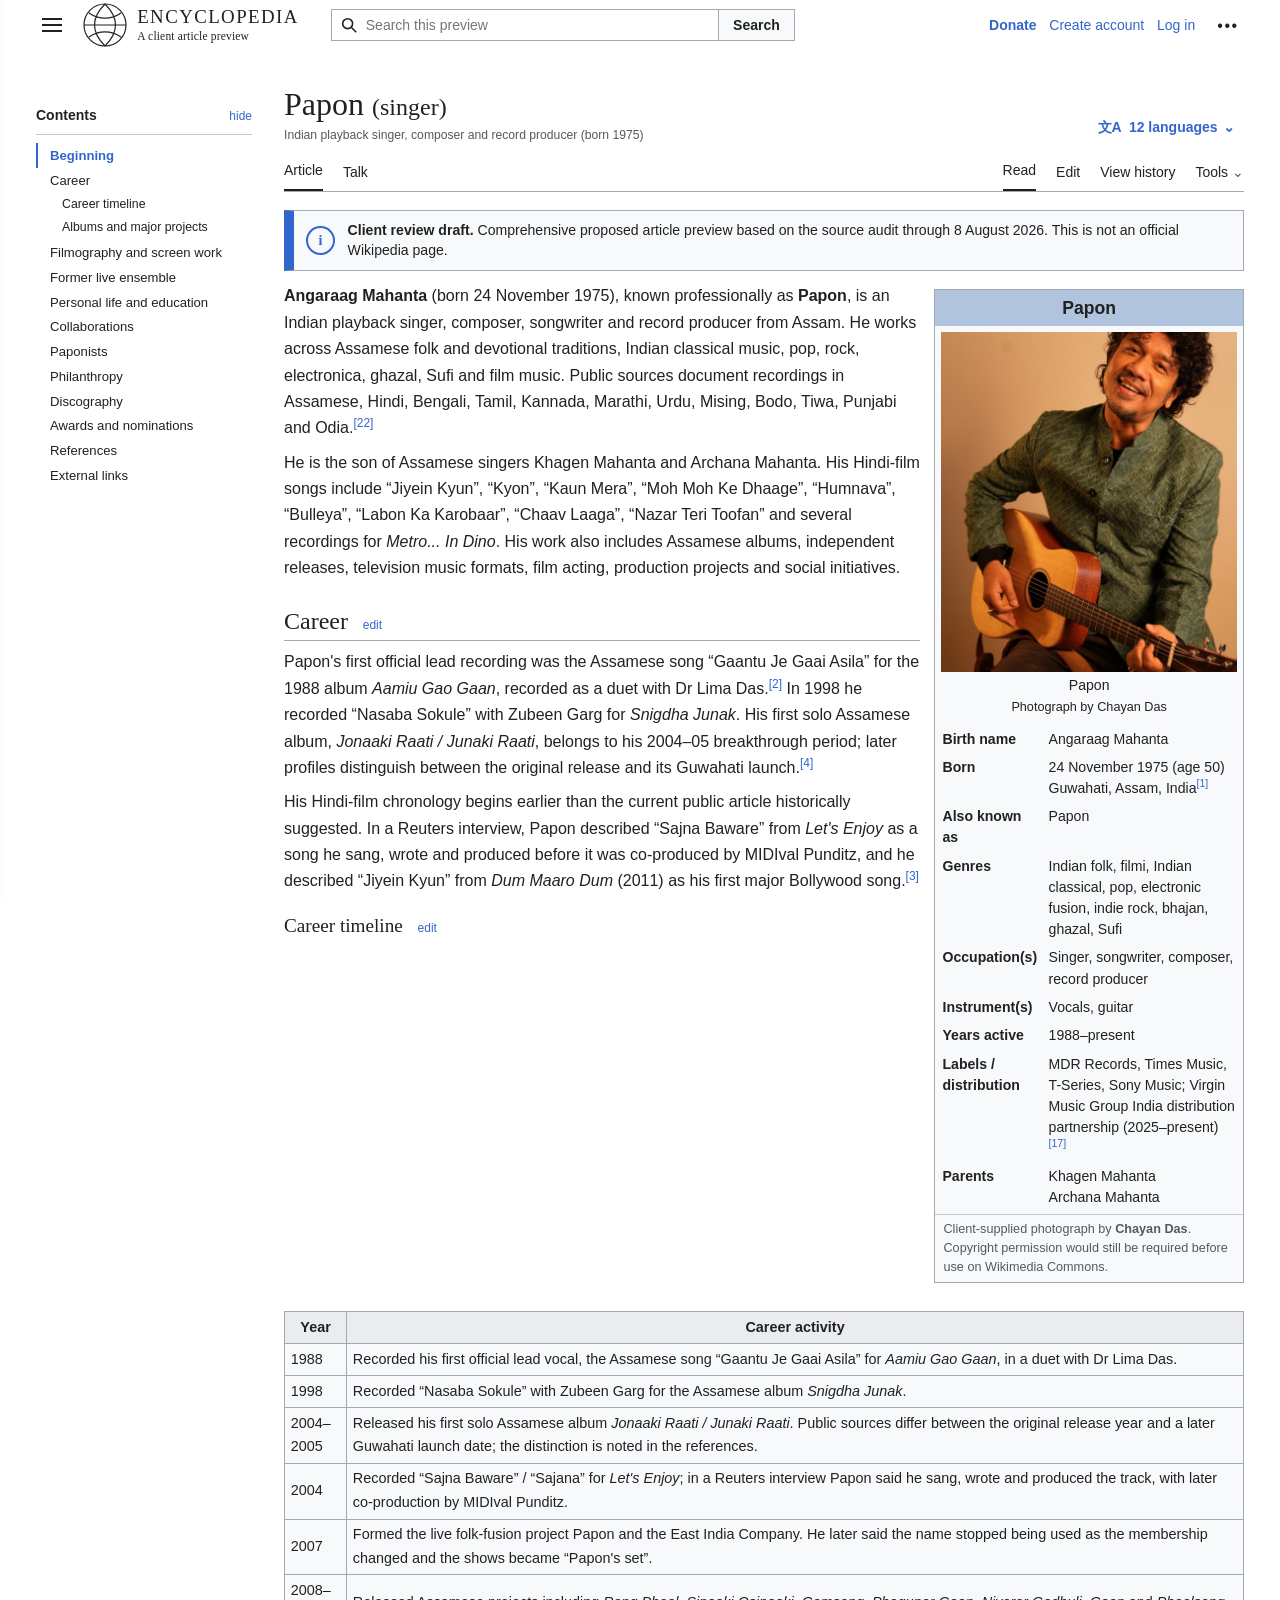
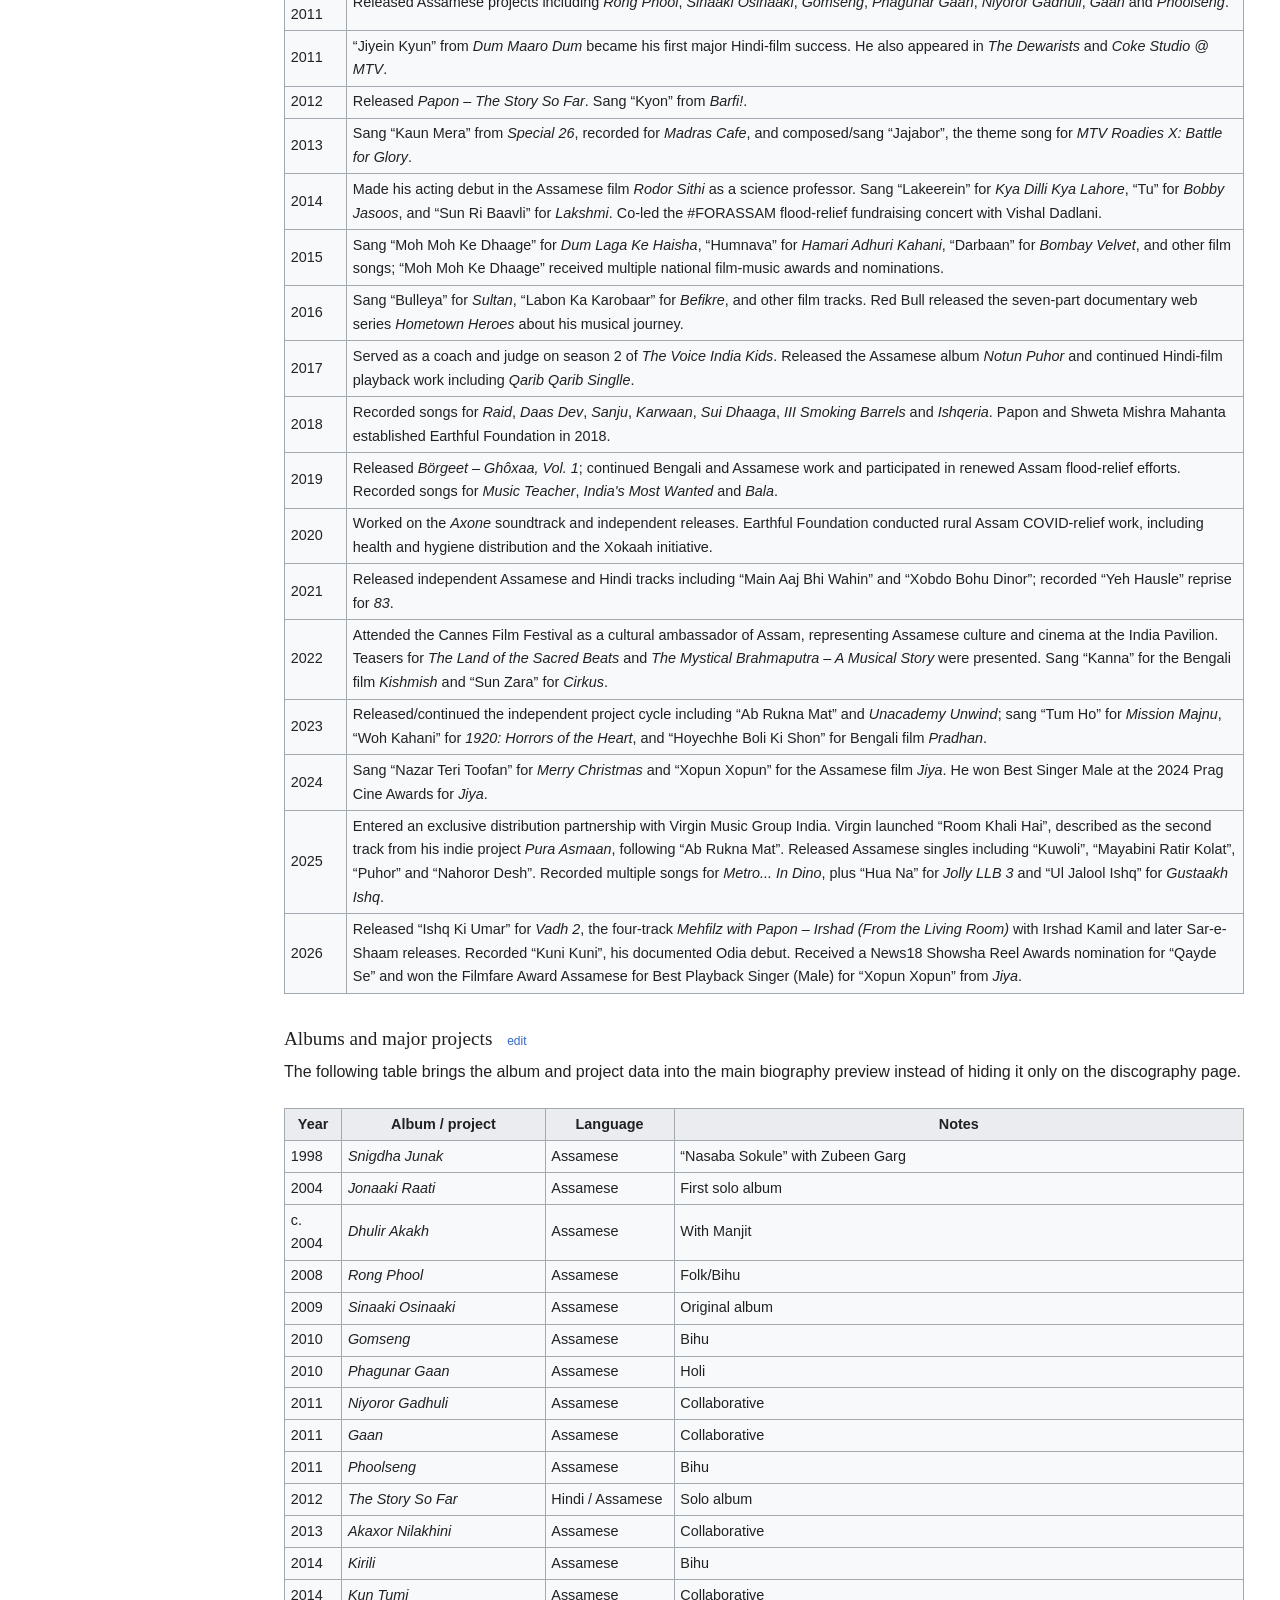
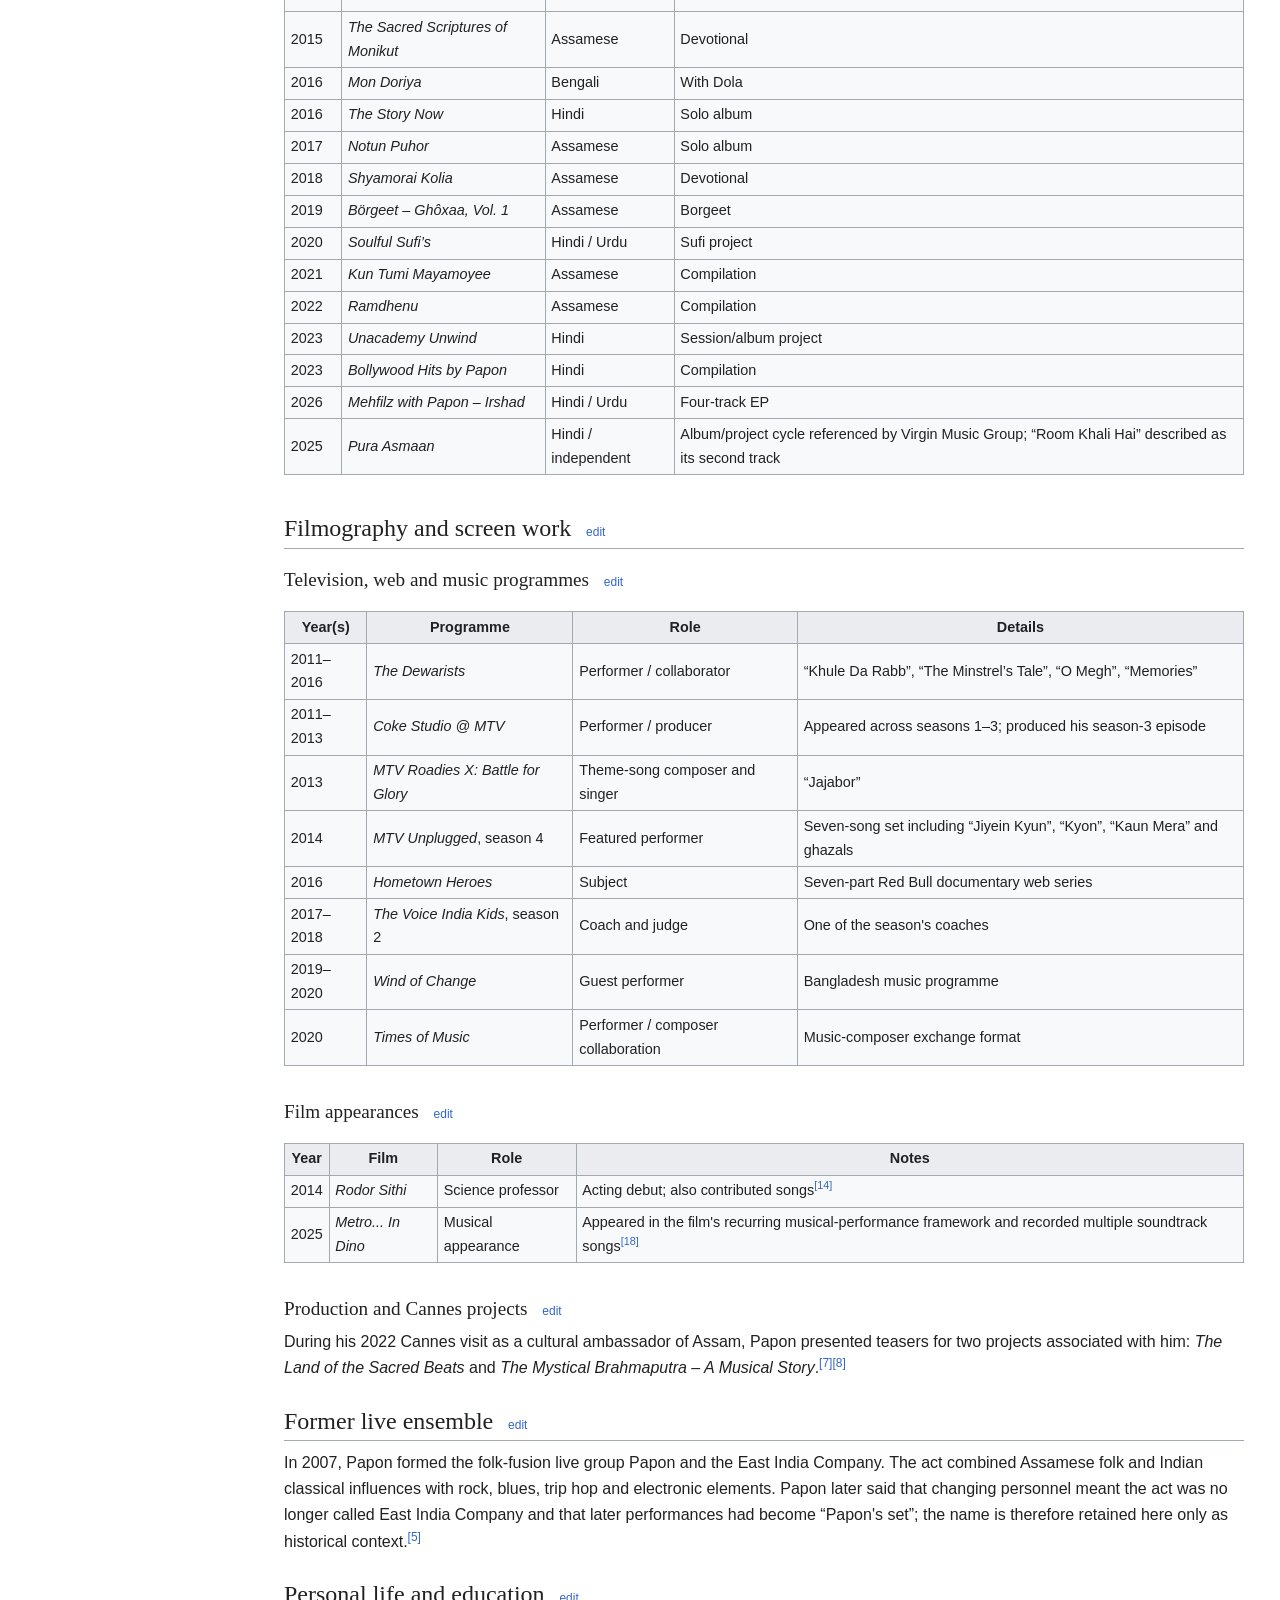
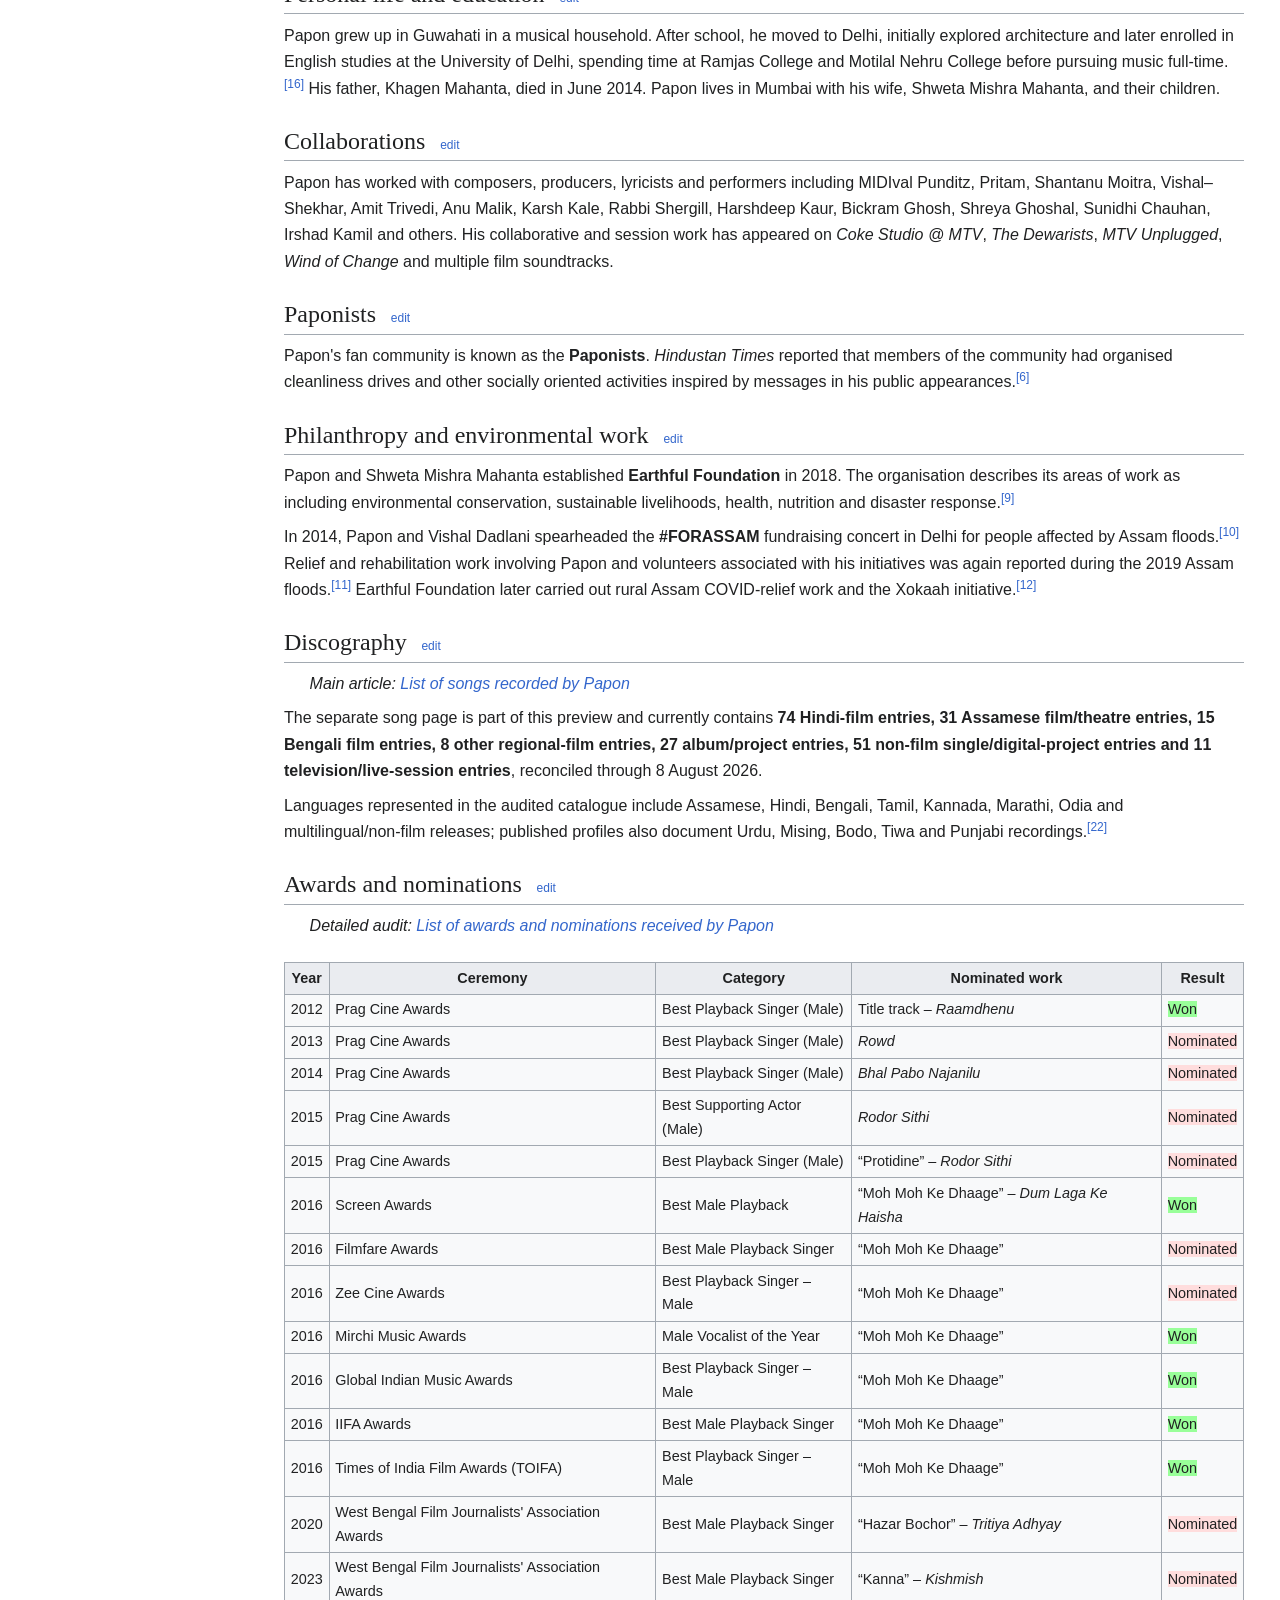
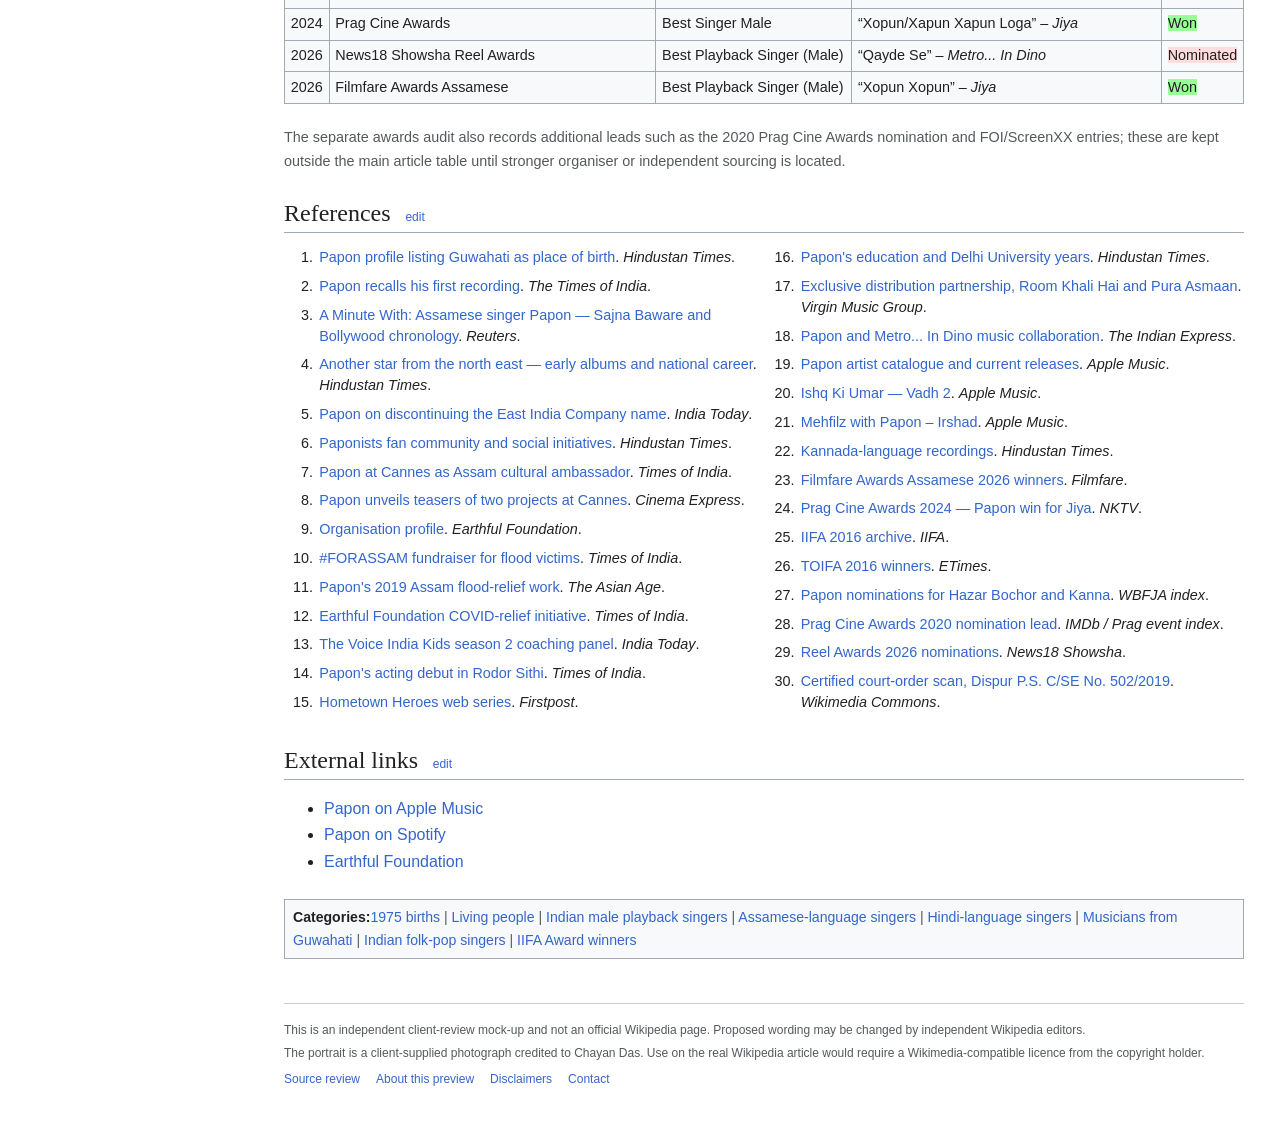
<file: index.html>
<!DOCTYPE html>

<html data-content-width="standard" data-font-size="standard" data-theme="light" lang="en">
<head>
<meta charset="utf-8"/>
<meta content="width=device-width, initial-scale=1" name="viewport"/>
<meta content="#ffffff" name="theme-color"/>
<meta content="Comprehensive client-review preview of proposed Papon article updates through 8 August 2026." name="description"/>
<title>Papon (singer) — proposed article preview</title>
<link href="styles.css" rel="stylesheet"/>
</head>
<body>
<a class="skip-link" href="#content">Jump to content</a>
<header class="vector-header" id="top">
<div class="vector-header-start">
<button aria-expanded="false" aria-label="Open main menu" class="icon-button menu-button" id="menuButton" type="button"><span></span><span></span><span></span></button>
<a aria-label="Encyclopaedia preview home" class="site-identity" href="index.html">
<span aria-hidden="true" class="site-symbol"><svg role="img" viewbox="0 0 50 50"><circle cx="25" cy="25" r="21"></circle><path d="M4 25h42M25 4c7 7 10.5 14 10.5 21S32 39 25 46M25 4c-7 7-10.5 14-10.5 21S18 39 25 46M9 13c5 3.5 10.3 5.2 16 5.2S36 16.5 41 13M9 37c5-3.5 10.3-5.2 16-5.2S36 33.5 41 37"></path></svg></span>
<span class="site-wordmark"><span class="site-name">ENCYCLOPEDIA</span><span class="site-tagline">A client article preview</span></span>
</a>
</div>
<form class="site-search" id="siteSearch" role="search"><label class="search-field"><svg aria-hidden="true" viewbox="0 0 20 20"><circle cx="8.5" cy="8.5" r="5.5"></circle><path d="M12.5 12.5 18 18"></path></svg><input autocomplete="off" id="searchInput" placeholder="Search this preview" type="search"/></label><button type="submit">Search</button><div class="search-results" hidden="" id="searchResults"></div></form>
<nav aria-label="User links" class="vector-user-links"><a class="donate-link" href="#">Donate</a><a href="#">Create account</a><a href="#">Log in</a><button aria-expanded="false" aria-label="More user options" class="icon-button dots-button" id="personalMenuButton" type="button">•••</button><div class="dropdown dropdown-right" hidden="" id="personalMenu"><a href="#">Contributions</a><a href="#">Talk</a></div></nav>
</header>
<div class="page-layout">
<aside aria-label="Main menu" class="main-menu-drawer" id="mainMenu"><div class="drawer-heading">Main menu</div><nav><a href="index.html">Main article preview</a><a href="list-of-songs.html">List of songs recorded by Papon</a><a href="awards-and-nominations.html">Awards and nominations</a><a href="#references">References</a></nav><hr/><div class="drawer-heading">Editorial package</div><nav><a href="SOURCE_REVIEW.md">Source review</a><a href="editorial-review/court-order-note.html">Court-order review</a><a href="README.md">Deployment guide</a></nav></aside>
<aside aria-label="Contents" class="vector-toc" id="toc"><div class="toc-header"><strong>Contents</strong><button id="hideToc" type="button">hide</button></div><div aria-hidden="true" class="toc-progress"><span id="tocProgress"></span></div><nav id="tocNav">
<a class="active" href="#top">Beginning</a>
<a href="#career"><span>1</span> Career</a>
<a class="toc-sub" href="#timeline"><span>1.1</span> Career timeline</a>
<a class="toc-sub" href="#albums"><span>1.2</span> Albums and major projects</a>
<a href="#filmography"><span>2</span> Filmography and screen work</a>
<a href="#ensemble"><span>3</span> Former live ensemble</a>
<a href="#personal-life"><span>4</span> Personal life and education</a>
<a href="#collaborations"><span>5</span> Collaborations</a>
<a href="#paponists"><span>6</span> Paponists</a>
<a href="#philanthropy"><span>7</span> Philanthropy</a>
<a href="#discography"><span>8</span> Discography</a>
<a href="#awards"><span>9</span> Awards and nominations</a>
<a href="#references"><span>10</span> References</a>
<a href="#external-links"><span>11</span> External links</a>
</nav></aside>
<main class="content-column" id="content">
<div class="page-heading-row"><div><h1 id="firstHeading">Papon <span>(singer)</span></h1><p class="page-description">Indian playback singer, composer and record producer (born 1975)</p></div><button aria-expanded="false" class="language-button" id="languageButton" type="button">文A  12 languages <span>⌄</span></button><div class="dropdown language-dropdown" hidden="" id="languageMenu"><a href="#">অসমীয়া</a><a href="#">हिन्दी</a><a href="#">বাংলা</a><a href="#">தமிழ்</a><a href="#">मराठी</a><a href="#">ଓଡ଼ିଆ</a><a href="#">ਪੰਜਾਬੀ</a></div></div>
<div aria-label="Page navigation" class="page-tabs"><div class="tabs-left"><a class="selected" href="index.html">Article</a><a href="#">Talk</a></div><div class="tabs-right"><a class="selected" href="#top">Read</a><a href="#">Edit</a><a href="#">View history</a><button aria-expanded="false" class="tools-button" id="toolsButton" type="button">Tools <span>⌄</span></button><div class="dropdown tools-dropdown" hidden="" id="toolsMenu"><strong>Tools</strong><a href="#">What links here</a><a href="#">Related changes</a><a href="#">Upload file</a><a href="#references">Page information</a><a href="#references">Cite this page</a><hr/><strong>Print/export</strong><a href="#">Download as PDF</a><a href="#">Printable version</a></div></div></div>
<div aria-label="Article actions" class="mobile-action-row"><button id="mobileLanguage" type="button">文A</button><button id="mobileSearch" type="button">⌕</button><button id="mobileWatch" type="button">☆</button><button id="mobileShare" type="button">↗</button><button id="mobileMore" type="button">•••</button></div>
<div aria-label="Article tools" class="mobile-toolbar"><button id="mobileTocButton" type="button">☰ Contents</button><button id="mobileAppearanceButton" type="button">Aa Appearance</button><button id="shareButton" type="button">↗ Share</button></div>
<article class="mw-body-content">
<div class="client-draft-ambox" role="note"><div aria-hidden="true" class="client-draft-icon">i</div><div><b>Client review draft.</b> Comprehensive proposed article preview based on the source audit through 8 August 2026. This is not an official Wikipedia page.</div></div>
<aside class="infobox biography vcard">
<div class="infobox-title fn">Papon</div>
<div class="infobox-image-wrap"><img alt="Papon photographed by Chayan Das" class="infobox-image" loading="eager" src="assets/papon-chayan-das.jpg"/></div>
<div class="infobox-caption">Papon<br/><span style="font-size:90%">Photograph by Chayan Das</span></div>
<table><tbody>
<tr><th>Birth name</th><td>Angaraag Mahanta</td></tr>
<tr><th>Born</th><td>24 November 1975 (age 50)<br/>Guwahati, Assam, India<sup><a href="#cite_note-1">[1]</a></sup></td></tr>
<tr><th>Also known as</th><td>Papon</td></tr>
<tr><th>Genres</th><td>Indian folk, filmi, Indian classical, pop, electronic fusion, indie rock, bhajan, ghazal, Sufi</td></tr>
<tr><th>Occupation(s)</th><td>Singer, songwriter, composer, record producer</td></tr>
<tr><th>Instrument(s)</th><td>Vocals, guitar</td></tr>
<tr><th>Years active</th><td>1988–present</td></tr>
<tr><th>Labels / distribution</th><td>MDR Records, Times Music, T-Series, Sony Music; Virgin Music Group India distribution partnership (2025–present)<sup><a href="#cite_note-17">[17]</a></sup></td></tr>
<tr><th>Parents</th><td>Khagen Mahanta<br/>Archana Mahanta</td></tr>
</tbody></table>
<div class="infobox-credit">Client-supplied photograph by <b>Chayan Das</b>. Copyright permission would still be required before use on Wikimedia Commons.</div>
</aside>
<p><b>Angaraag Mahanta</b> (born 24 November 1975), known professionally as <b>Papon</b>, is an Indian playback singer, composer, songwriter and record producer from Assam. He works across Assamese folk and devotional traditions, Indian classical music, pop, rock, electronica, ghazal, Sufi and film music. Public sources document recordings in Assamese, Hindi, Bengali, Tamil, Kannada, Marathi, Urdu, Mising, Bodo, Tiwa, Punjabi and Odia.<sup><a href="#cite_note-22">[22]</a></sup></p>
<p>He is the son of Assamese singers Khagen Mahanta and Archana Mahanta. His Hindi-film songs include “Jiyein Kyun”, “Kyon”, “Kaun Mera”, “Moh Moh Ke Dhaage”, “Humnava”, “Bulleya”, “Labon Ka Karobaar”, “Chaav Laaga”, “Nazar Teri Toofan” and several recordings for <i>Metro... In Dino</i>. His work also includes Assamese albums, independent releases, television music formats, film acting, production projects and social initiatives.</p>
<section id="career"><h2><span class="mw-headline">Career</span><button class="section-edit">edit</button></h2>
<p>Papon's first official lead recording was the Assamese song “Gaantu Je Gaai Asila” for the 1988 album <i>Aamiu Gao Gaan</i>, recorded as a duet with Dr Lima Das.<sup><a href="#cite_note-2">[2]</a></sup> In 1998 he recorded “Nasaba Sokule” with Zubeen Garg for <i>Snigdha Junak</i>. His first solo Assamese album, <i>Jonaaki Raati / Junaki Raati</i>, belongs to his 2004–05 breakthrough period; later profiles distinguish between the original release and its Guwahati launch.<sup><a href="#cite_note-4">[4]</a></sup></p>
<p>His Hindi-film chronology begins earlier than the current public article historically suggested. In a Reuters interview, Papon described “Sajna Baware” from <i>Let's Enjoy</i> as a song he sang, wrote and produced before it was co-produced by MIDIval Punditz, and he described “Jiyein Kyun” from <i>Dum Maaro Dum</i> (2011) as his first major Bollywood song.<sup><a href="#cite_note-3">[3]</a></sup></p>
<div class="anchor-offset" id="timeline"></div><h3><span class="mw-headline">Career timeline</span><button class="section-edit">edit</button></h3>
<div class="table-wrap"><table class="wikitable sortable compact force-scroll"><thead><tr><th>Year</th><th>Career activity</th></tr></thead><tbody><tr><td>1988</td><td>Recorded his first official lead vocal, the Assamese song “Gaantu Je Gaai Asila” for <i>Aamiu Gao Gaan</i>, in a duet with Dr Lima Das.</td></tr><tr><td>1998</td><td>Recorded “Nasaba Sokule” with Zubeen Garg for the Assamese album <i>Snigdha Junak</i>.</td></tr><tr><td>2004–2005</td><td>Released his first solo Assamese album <i>Jonaaki Raati / Junaki Raati</i>. Public sources differ between the original release year and a later Guwahati launch date; the distinction is noted in the references.</td></tr><tr><td>2004</td><td>Recorded “Sajna Baware” / “Sajana” for <i>Let's Enjoy</i>; in a Reuters interview Papon said he sang, wrote and produced the track, with later co-production by MIDIval Punditz.</td></tr><tr><td>2007</td><td>Formed the live folk-fusion project Papon and the East India Company. He later said the name stopped being used as the membership changed and the shows became “Papon's set”.</td></tr><tr><td>2008–2011</td><td>Released Assamese projects including <i>Rong Phool</i>, <i>Sinaaki Osinaaki</i>, <i>Gomseng</i>, <i>Phagunar Gaan</i>, <i>Niyoror Gadhuli</i>, <i>Gaan</i> and <i>Phoolseng</i>.</td></tr><tr><td>2011</td><td>“Jiyein Kyun” from <i>Dum Maaro Dum</i> became his first major Hindi-film success. He also appeared in <i>The Dewarists</i> and <i>Coke Studio @ MTV</i>.</td></tr><tr><td>2012</td><td>Released <i>Papon – The Story So Far</i>. Sang “Kyon” from <i>Barfi!</i>.</td></tr><tr><td>2013</td><td>Sang “Kaun Mera” from <i>Special 26</i>, recorded for <i>Madras Cafe</i>, and composed/sang “Jajabor”, the theme song for <i>MTV Roadies X: Battle for Glory</i>.</td></tr><tr><td>2014</td><td>Made his acting debut in the Assamese film <i>Rodor Sithi</i> as a science professor. Sang “Lakeerein” for <i>Kya Dilli Kya Lahore</i>, “Tu” for <i>Bobby Jasoos</i>, and “Sun Ri Baavli” for <i>Lakshmi</i>. Co-led the #FORASSAM flood-relief fundraising concert with Vishal Dadlani.</td></tr><tr><td>2015</td><td>Sang “Moh Moh Ke Dhaage” for <i>Dum Laga Ke Haisha</i>, “Humnava” for <i>Hamari Adhuri Kahani</i>, “Darbaan” for <i>Bombay Velvet</i>, and other film songs; “Moh Moh Ke Dhaage” received multiple national film-music awards and nominations.</td></tr><tr><td>2016</td><td>Sang “Bulleya” for <i>Sultan</i>, “Labon Ka Karobaar” for <i>Befikre</i>, and other film tracks. Red Bull released the seven-part documentary web series <i>Hometown Heroes</i> about his musical journey.</td></tr><tr><td>2017</td><td>Served as a coach and judge on season 2 of <i>The Voice India Kids</i>. Released the Assamese album <i>Notun Puhor</i> and continued Hindi-film playback work including <i>Qarib Qarib Singlle</i>.</td></tr><tr><td>2018</td><td>Recorded songs for <i>Raid</i>, <i>Daas Dev</i>, <i>Sanju</i>, <i>Karwaan</i>, <i>Sui Dhaaga</i>, <i>III Smoking Barrels</i> and <i>Ishqeria</i>. Papon and Shweta Mishra Mahanta established Earthful Foundation in 2018.</td></tr><tr><td>2019</td><td>Released <i>Börgeet – Ghôxaa, Vol. 1</i>; continued Bengali and Assamese work and participated in renewed Assam flood-relief efforts. Recorded songs for <i>Music Teacher</i>, <i>India's Most Wanted</i> and <i>Bala</i>.</td></tr><tr><td>2020</td><td>Worked on the <i>Axone</i> soundtrack and independent releases. Earthful Foundation conducted rural Assam COVID-relief work, including health and hygiene distribution and the Xokaah initiative.</td></tr><tr><td>2021</td><td>Released independent Assamese and Hindi tracks including “Main Aaj Bhi Wahin” and “Xobdo Bohu Dinor”; recorded “Yeh Hausle” reprise for <i>83</i>.</td></tr><tr><td>2022</td><td>Attended the Cannes Film Festival as a cultural ambassador of Assam, representing Assamese culture and cinema at the India Pavilion. Teasers for <i>The Land of the Sacred Beats</i> and <i>The Mystical Brahmaputra – A Musical Story</i> were presented. Sang “Kanna” for the Bengali film <i>Kishmish</i> and “Sun Zara” for <i>Cirkus</i>.</td></tr><tr><td>2023</td><td>Released/continued the independent project cycle including “Ab Rukna Mat” and <i>Unacademy Unwind</i>; sang “Tum Ho” for <i>Mission Majnu</i>, “Woh Kahani” for <i>1920: Horrors of the Heart</i>, and “Hoyechhe Boli Ki Shon” for Bengali film <i>Pradhan</i>.</td></tr><tr><td>2024</td><td>Sang “Nazar Teri Toofan” for <i>Merry Christmas</i> and “Xopun Xopun” for the Assamese film <i>Jiya</i>. He won Best Singer Male at the 2024 Prag Cine Awards for <i>Jiya</i>.</td></tr><tr><td>2025</td><td>Entered an exclusive distribution partnership with Virgin Music Group India. Virgin launched “Room Khali Hai”, described as the second track from his indie project <i>Pura Asmaan</i>, following “Ab Rukna Mat”. Released Assamese singles including “Kuwoli”, “Mayabini Ratir Kolat”, “Puhor” and “Nahoror Desh”. Recorded multiple songs for <i>Metro... In Dino</i>, plus “Hua Na” for <i>Jolly LLB 3</i> and “Ul Jalool Ishq” for <i>Gustaakh Ishq</i>.</td></tr><tr><td>2026</td><td>Released “Ishq Ki Umar” for <i>Vadh 2</i>, the four-track <i>Mehfilz with Papon – Irshad (From the Living Room)</i> with Irshad Kamil and later Sar-e-Shaam releases. Recorded “Kuni Kuni”, his documented Odia debut. Received a News18 Showsha Reel Awards nomination for “Qayde Se” and won the Filmfare Award Assamese for Best Playback Singer (Male) for “Xopun Xopun” from <i>Jiya</i>.</td></tr></tbody></table></div>
<div class="anchor-offset" id="albums"></div><h3><span class="mw-headline">Albums and major projects</span><button class="section-edit">edit</button></h3>
<p>The following table brings the album and project data into the main biography preview instead of hiding it only on the discography page.</p>
<div class="table-wrap"><table class="wikitable sortable compact force-scroll"><thead><tr><th>Year</th><th>Album / project</th><th>Language</th><th>Notes</th></tr></thead><tbody><tr><td>1998</td><td><i>Snigdha Junak</i></td><td>Assamese</td><td>“Nasaba Sokule” with Zubeen Garg</td></tr>
<tr><td>2004</td><td><i>Jonaaki Raati</i></td><td>Assamese</td><td>First solo album</td></tr>
<tr><td>c. 2004</td><td><i>Dhulir Akakh</i></td><td>Assamese</td><td>With Manjit</td></tr>
<tr><td>2008</td><td><i>Rong Phool</i></td><td>Assamese</td><td>Folk/Bihu</td></tr>
<tr><td>2009</td><td><i>Sinaaki Osinaaki</i></td><td>Assamese</td><td>Original album</td></tr>
<tr><td>2010</td><td><i>Gomseng</i></td><td>Assamese</td><td>Bihu</td></tr>
<tr><td>2010</td><td><i>Phagunar Gaan</i></td><td>Assamese</td><td>Holi</td></tr>
<tr><td>2011</td><td><i>Niyoror Gadhuli</i></td><td>Assamese</td><td>Collaborative</td></tr>
<tr><td>2011</td><td><i>Gaan</i></td><td>Assamese</td><td>Collaborative</td></tr>
<tr><td>2011</td><td><i>Phoolseng</i></td><td>Assamese</td><td>Bihu</td></tr>
<tr><td>2012</td><td><i>The Story So Far</i></td><td>Hindi / Assamese</td><td>Solo album</td></tr>
<tr><td>2013</td><td><i>Akaxor Nilakhini</i></td><td>Assamese</td><td>Collaborative</td></tr>
<tr><td>2014</td><td><i>Kirili</i></td><td>Assamese</td><td>Bihu</td></tr>
<tr><td>2014</td><td><i>Kun Tumi</i></td><td>Assamese</td><td>Collaborative</td></tr>
<tr><td>2015</td><td><i>The Sacred Scriptures of Monikut</i></td><td>Assamese</td><td>Devotional</td></tr>
<tr><td>2016</td><td><i>Mon Doriya</i></td><td>Bengali</td><td>With Dola</td></tr>
<tr><td>2016</td><td><i>The Story Now</i></td><td>Hindi</td><td>Solo album</td></tr>
<tr><td>2017</td><td><i>Notun Puhor</i></td><td>Assamese</td><td>Solo album</td></tr>
<tr><td>2018</td><td><i>Shyamorai Kolia</i></td><td>Assamese</td><td>Devotional</td></tr>
<tr><td>2019</td><td><i>Börgeet – Ghôxaa, Vol. 1</i></td><td>Assamese</td><td>Borgeet</td></tr>
<tr><td>2020</td><td><i>Soulful Sufi’s</i></td><td>Hindi / Urdu</td><td>Sufi project</td></tr>
<tr><td>2021</td><td><i>Kun Tumi Mayamoyee</i></td><td>Assamese</td><td>Compilation</td></tr>
<tr><td>2022</td><td><i>Ramdhenu</i></td><td>Assamese</td><td>Compilation</td></tr>
<tr><td>2023</td><td><i>Unacademy Unwind</i></td><td>Hindi</td><td>Session/album project</td></tr>
<tr><td>2023</td><td><i>Bollywood Hits by Papon</i></td><td>Hindi</td><td>Compilation</td></tr>
<tr><td>2026</td><td><i>Mehfilz with Papon – Irshad</i></td><td>Hindi / Urdu</td><td>Four-track EP</td></tr><tr><td>2025</td><td><i>Pura Asmaan</i></td><td>Hindi / independent</td><td>Album/project cycle referenced by Virgin Music Group; “Room Khali Hai” described as its second track</td></tr></tbody></table></div>
</section>
<section id="filmography"><h2><span class="mw-headline">Filmography and screen work</span><button class="section-edit">edit</button></h2>
<h3><span class="mw-headline">Television, web and music programmes</span><button class="section-edit">edit</button></h3>
<div class="table-wrap"><table class="wikitable sortable compact force-scroll"><thead><tr><th>Year(s)</th><th>Programme</th><th>Role</th><th>Details</th></tr></thead><tbody><tr><td>2011–2016</td><td><i>The Dewarists</i></td><td>Performer / collaborator</td><td>“Khule Da Rabb”, “The Minstrel’s Tale”, “O Megh”, “Memories”</td></tr><tr><td>2011–2013</td><td><i>Coke Studio @ MTV</i></td><td>Performer / producer</td><td>Appeared across seasons 1–3; produced his season-3 episode</td></tr><tr><td>2013</td><td><i>MTV Roadies X: Battle for Glory</i></td><td>Theme-song composer and singer</td><td>“Jajabor”</td></tr><tr><td>2014</td><td><i>MTV Unplugged</i>, season 4</td><td>Featured performer</td><td>Seven-song set including “Jiyein Kyun”, “Kyon”, “Kaun Mera” and ghazals</td></tr><tr><td>2016</td><td><i>Hometown Heroes</i></td><td>Subject</td><td>Seven-part Red Bull documentary web series</td></tr><tr><td>2017–2018</td><td><i>The Voice India Kids</i>, season 2</td><td>Coach and judge</td><td>One of the season's coaches</td></tr><tr><td>2019–2020</td><td><i>Wind of Change</i></td><td>Guest performer</td><td>Bangladesh music programme</td></tr><tr><td>2020</td><td><i>Times of Music</i></td><td>Performer / composer collaboration</td><td>Music-composer exchange format</td></tr></tbody></table></div>
<h3><span class="mw-headline">Film appearances</span><button class="section-edit">edit</button></h3>
<div class="table-wrap"><table class="wikitable sortable compact"><thead><tr><th>Year</th><th>Film</th><th>Role</th><th>Notes</th></tr></thead><tbody>
<tr><td>2014</td><td><i>Rodor Sithi</i></td><td>Science professor</td><td>Acting debut; also contributed songs<sup><a href="#cite_note-14">[14]</a></sup></td></tr>
<tr><td>2025</td><td><i>Metro... In Dino</i></td><td>Musical appearance</td><td>Appeared in the film's recurring musical-performance framework and recorded multiple soundtrack songs<sup><a href="#cite_note-18">[18]</a></sup></td></tr>
</tbody></table></div>
<h3><span class="mw-headline">Production and Cannes projects</span><button class="section-edit">edit</button></h3>
<p>During his 2022 Cannes visit as a cultural ambassador of Assam, Papon presented teasers for two projects associated with him: <i>The Land of the Sacred Beats</i> and <i>The Mystical Brahmaputra – A Musical Story</i>.<sup><a href="#cite_note-7">[7]</a></sup><sup><a href="#cite_note-8">[8]</a></sup></p>
</section>
<section id="ensemble"><h2><span class="mw-headline">Former live ensemble</span><button class="section-edit">edit</button></h2>
<p>In 2007, Papon formed the folk-fusion live group Papon and the East India Company. The act combined Assamese folk and Indian classical influences with rock, blues, trip hop and electronic elements. Papon later said that changing personnel meant the act was no longer called East India Company and that later performances had become “Papon's set”; the name is therefore retained here only as historical context.<sup><a href="#cite_note-5">[5]</a></sup></p>
</section>
<section id="personal-life"><h2><span class="mw-headline">Personal life and education</span><button class="section-edit">edit</button></h2>
<p>Papon grew up in Guwahati in a musical household. After school, he moved to Delhi, initially explored architecture and later enrolled in English studies at the University of Delhi, spending time at Ramjas College and Motilal Nehru College before pursuing music full-time.<sup><a href="#cite_note-16">[16]</a></sup> His father, Khagen Mahanta, died in June 2014. Papon lives in Mumbai with his wife, Shweta Mishra Mahanta, and their children.</p>
</section>
<section id="collaborations"><h2><span class="mw-headline">Collaborations</span><button class="section-edit">edit</button></h2>
<p>Papon has worked with composers, producers, lyricists and performers including MIDIval Punditz, Pritam, Shantanu Moitra, Vishal–Shekhar, Amit Trivedi, Anu Malik, Karsh Kale, Rabbi Shergill, Harshdeep Kaur, Bickram Ghosh, Shreya Ghoshal, Sunidhi Chauhan, Irshad Kamil and others. His collaborative and session work has appeared on <i>Coke Studio @ MTV</i>, <i>The Dewarists</i>, <i>MTV Unplugged</i>, <i>Wind of Change</i> and multiple film soundtracks.</p>
</section>
<section id="paponists"><h2><span class="mw-headline">Paponists</span><button class="section-edit">edit</button></h2>
<p>Papon's fan community is known as the <b>Paponists</b>. <i>Hindustan Times</i> reported that members of the community had organised cleanliness drives and other socially oriented activities inspired by messages in his public appearances.<sup><a href="#cite_note-6">[6]</a></sup></p>
</section>
<section id="philanthropy"><h2><span class="mw-headline">Philanthropy and environmental work</span><button class="section-edit">edit</button></h2>
<p>Papon and Shweta Mishra Mahanta established <b>Earthful Foundation</b> in 2018. The organisation describes its areas of work as including environmental conservation, sustainable livelihoods, health, nutrition and disaster response.<sup><a href="#cite_note-9">[9]</a></sup></p>
<p>In 2014, Papon and Vishal Dadlani spearheaded the <b>#FORASSAM</b> fundraising concert in Delhi for people affected by Assam floods.<sup><a href="#cite_note-10">[10]</a></sup> Relief and rehabilitation work involving Papon and volunteers associated with his initiatives was again reported during the 2019 Assam floods.<sup><a href="#cite_note-11">[11]</a></sup> Earthful Foundation later carried out rural Assam COVID-relief work and the Xokaah initiative.<sup><a href="#cite_note-12">[12]</a></sup></p>
</section>
<section id="discography"><h2><span class="mw-headline">Discography</span><button class="section-edit">edit</button></h2>
<div class="hatnote">Main article: <a href="list-of-songs.html"><i>List of songs recorded by Papon</i></a></div>
<p>The separate song page is part of this preview and currently contains <b>74 Hindi-film entries, 31 Assamese film/theatre entries, 15 Bengali film entries, 8 other regional-film entries, 27 album/project entries, 51 non-film single/digital-project entries and 11 television/live-session entries</b>, reconciled through 8 August 2026.</p>
<p>Languages represented in the audited catalogue include Assamese, Hindi, Bengali, Tamil, Kannada, Marathi, Odia and multilingual/non-film releases; published profiles also document Urdu, Mising, Bodo, Tiwa and Punjabi recordings.<sup><a href="#cite_note-22">[22]</a></sup></p>
</section>
<section id="awards"><h2><span class="mw-headline">Awards and nominations</span><button class="section-edit">edit</button></h2>
<div class="hatnote">Detailed audit: <a href="awards-and-nominations.html"><i>List of awards and nominations received by Papon</i></a></div>
<div class="table-wrap"><table class="wikitable sortable compact force-scroll"><thead><tr><th>Year</th><th>Ceremony</th><th>Category</th><th>Nominated work</th><th>Result</th></tr></thead><tbody><tr><td>2012</td><td>Prag Cine Awards</td><td>Best Playback Singer (Male)</td><td>Title track – <i>Raamdhenu</i></td><td><span class="result-won">Won</span></td></tr><tr><td>2013</td><td>Prag Cine Awards</td><td>Best Playback Singer (Male)</td><td><i>Rowd</i></td><td><span class="result-nominated">Nominated</span></td></tr><tr><td>2014</td><td>Prag Cine Awards</td><td>Best Playback Singer (Male)</td><td><i>Bhal Pabo Najanilu</i></td><td><span class="result-nominated">Nominated</span></td></tr><tr><td>2015</td><td>Prag Cine Awards</td><td>Best Supporting Actor (Male)</td><td><i>Rodor Sithi</i></td><td><span class="result-nominated">Nominated</span></td></tr><tr><td>2015</td><td>Prag Cine Awards</td><td>Best Playback Singer (Male)</td><td>“Protidine” – <i>Rodor Sithi</i></td><td><span class="result-nominated">Nominated</span></td></tr><tr><td>2016</td><td>Screen Awards</td><td>Best Male Playback</td><td>“Moh Moh Ke Dhaage” – <i>Dum Laga Ke Haisha</i></td><td><span class="result-won">Won</span></td></tr><tr><td>2016</td><td>Filmfare Awards</td><td>Best Male Playback Singer</td><td>“Moh Moh Ke Dhaage”</td><td><span class="result-nominated">Nominated</span></td></tr><tr><td>2016</td><td>Zee Cine Awards</td><td>Best Playback Singer – Male</td><td>“Moh Moh Ke Dhaage”</td><td><span class="result-nominated">Nominated</span></td></tr><tr><td>2016</td><td>Mirchi Music Awards</td><td>Male Vocalist of the Year</td><td>“Moh Moh Ke Dhaage”</td><td><span class="result-won">Won</span></td></tr><tr><td>2016</td><td>Global Indian Music Awards</td><td>Best Playback Singer – Male</td><td>“Moh Moh Ke Dhaage”</td><td><span class="result-won">Won</span></td></tr><tr><td>2016</td><td>IIFA Awards</td><td>Best Male Playback Singer</td><td>“Moh Moh Ke Dhaage”</td><td><span class="result-won">Won</span></td></tr><tr><td>2016</td><td>Times of India Film Awards (TOIFA)</td><td>Best Playback Singer – Male</td><td>“Moh Moh Ke Dhaage”</td><td><span class="result-won">Won</span></td></tr><tr><td>2020</td><td>West Bengal Film Journalists' Association Awards</td><td>Best Male Playback Singer</td><td>“Hazar Bochor” – <i>Tritiya Adhyay</i></td><td><span class="result-nominated">Nominated</span></td></tr><tr><td>2023</td><td>West Bengal Film Journalists' Association Awards</td><td>Best Male Playback Singer</td><td>“Kanna” – <i>Kishmish</i></td><td><span class="result-nominated">Nominated</span></td></tr><tr><td>2024</td><td>Prag Cine Awards</td><td>Best Singer Male</td><td>“Xopun/Xapun Xapun Loga” – <i>Jiya</i></td><td><span class="result-won">Won</span></td></tr><tr><td>2026</td><td>News18 Showsha Reel Awards</td><td>Best Playback Singer (Male)</td><td>“Qayde Se” – <i>Metro... In Dino</i></td><td><span class="result-nominated">Nominated</span></td></tr><tr><td>2026</td><td>Filmfare Awards Assamese</td><td>Best Playback Singer (Male)</td><td>“Xopun Xopun” – <i>Jiya</i></td><td><span class="result-won">Won</span></td></tr></tbody></table></div>
<p class="small-note">The separate awards audit also records additional leads such as the 2020 Prag Cine Awards nomination and FOI/ScreenXX entries; these are kept outside the main article table until stronger organiser or independent sourcing is located.</p>
</section>
<section id="references"><h2><span class="mw-headline">References</span><button class="section-edit">edit</button></h2><div class="reflist"><ol class="references"><li id="cite_note-1"><span class="reference-text"><a href="https://www.hindustantimes.com/brunch/i-would-love-to-perform-with-chris-martin-and-norah-jones-papon/story-rkbmpdgSqPkNiPWVTQy6dI.html" rel="noopener" target="_blank">Papon profile listing Guwahati as place of birth</a>. <i>Hindustan Times</i>.</span></li><li id="cite_note-2"><span class="reference-text"><a href="https://timesofindia.indiatimes.com/entertainment/hindi/music/news/papon-recalls-the-first-song-he-recorded/articleshow/79506480.cms" rel="noopener" target="_blank">Papon recalls his first recording</a>. <i>The Times of India</i>.</span></li><li id="cite_note-3"><span class="reference-text"><a href="https://www.reuters.com/article/world/a-minute-with-assamese-singer-papon-idUSDEE81C0EB/" rel="noopener" target="_blank">A Minute With: Assamese singer Papon — Sajna Baware and Bollywood chronology</a>. <i>Reuters</i>.</span></li><li id="cite_note-4"><span class="reference-text"><a href="https://www.hindustantimes.com/music/another-star-from-the-north-east/story-CGqTWf4MV16cLIMC3haQHO.html" rel="noopener" target="_blank">Another star from the north east — early albums and national career</a>. <i>Hindustan Times</i>.</span></li><li id="cite_note-5"><span class="reference-text"><a href="https://www.indiatoday.in/lifestyle/music/story/papon-fusion-folk-music-paddy-fields-festival-lifest-346271-2016-10-13" rel="noopener" target="_blank">Papon on discontinuing the East India Company name</a>. <i>India Today</i>.</span></li><li id="cite_note-6"><span class="reference-text"><a href="https://www.hindustantimes.com/music/how-singer-papon-cracked-the-code-to-indie-and-mainstream-success/story-94SrGQznKaKGNqBfvtZtlO.html" rel="noopener" target="_blank">Paponists fan community and social initiatives</a>. <i>Hindustan Times</i>.</span></li><li id="cite_note-7"><span class="reference-text"><a href="https://timesofindia.indiatimes.com/entertainment/hindi/music/news/papon-assamese-films-have-been-able-to-travel-internationally/articleshow/92021157.cms" rel="noopener" target="_blank">Papon at Cannes as Assam cultural ambassador</a>. <i>Times of India</i>.</span></li><li id="cite_note-8"><span class="reference-text"><a href="https://www.cinemaexpress.com/hindi/news/2022/may/21/papon-unveils-teasers-of-his-two-assamese-films-at-cannes-31550.html" rel="noopener" target="_blank">Papon unveils teasers of two projects at Cannes</a>. <i>Cinema Express</i>.</span></li><li id="cite_note-9"><span class="reference-text"><a href="https://earthful.org/" rel="noopener" target="_blank">Organisation profile</a>. <i>Earthful Foundation</i>.</span></li><li id="cite_note-10"><span class="reference-text"><a href="https://timesofindia.indiatimes.com/entertainment/hindi/music/music-events/forassam-fund-raiser-musical-concert-for-the-victims-of-assam-floods/articleshow/44835001.cms" rel="noopener" target="_blank">#FORASSAM fundraiser for flood victims</a>. <i>Times of India</i>.</span></li><li id="cite_note-11"><span class="reference-text"><a href="https://www.asianage.com/entertainment/music/250819/singer-papon-rebuilding-assam-with-his-heroic-efforts.html" rel="noopener" target="_blank">Papon's 2019 Assam flood-relief work</a>. <i>The Asian Age</i>.</span></li><li id="cite_note-12"><span class="reference-text"><a href="https://timesofindia.indiatimes.com/entertainment/hindi/music/news/singer-composer-papon-leads-an-initiative-to-curb-coronavirus-in-rural-assam/articleshow/83241222.cms" rel="noopener" target="_blank">Earthful Foundation COVID-relief initiative</a>. <i>Times of India</i>.</span></li><li id="cite_note-13"><span class="reference-text"><a href="https://www.indiatoday.in/television/reality-tv/story/the-voice-india-kids-season-2-himesh-reshammiya-shaan-papon-palak-muchhal-lifetv-1078643-2017-10-31" rel="noopener" target="_blank">The Voice India Kids season 2 coaching panel</a>. <i>India Today</i>.</span></li><li id="cite_note-14"><span class="reference-text"><a href="https://timesofindia.indiatimes.com/entertainment/hindi/music/news/singer-papon-the-voice-behind-madras-cafes-maula-sun-le-re-barfis-kyon-and-dum-maaro-dums-jiyein-kyun-has-added-another-skill-to-his-list-/articleshow/27291892.cms" rel="noopener" target="_blank">Papon's acting debut in Rodor Sithi</a>. <i>Times of India</i>.</span></li><li id="cite_note-15"><span class="reference-text"><a href="https://www.firstpost.com/entertainment/papons-hometown-heroes-story-of-singer-who-revived-folk-music-is-now-a-web-series-2951346.html" rel="noopener" target="_blank">Hometown Heroes web series</a>. <i>Firstpost</i>.</span></li><li id="cite_note-16"><span class="reference-text"><a href="https://www.hindustantimes.com/bollywood/papon-in-motilal-nehru-i-would-sit-with-a-guitar-and-girls-would-flock-around-me/story-8XWsUiYJogCq5iPJNHkdBJ.html" rel="noopener" target="_blank">Papon's education and Delhi University years</a>. <i>Hindustan Times</i>.</span></li><li id="cite_note-17"><span class="reference-text"><a href="https://www.virginmusic.com/virgin-music-group-india-announces-distribution-deal-with-celebrated-indian-singer-and-composer-papon/" rel="noopener" target="_blank">Exclusive distribution partnership, Room Khali Hai and Pura Asmaan</a>. <i>Virgin Music Group</i>.</span></li><li id="cite_note-18"><span class="reference-text"><a href="https://indianexpress.com/article/entertainment/bollywood/pritam-on-metro-in-dino-music-papon-raghav-chaitanya-10044623/" rel="noopener" target="_blank">Papon and Metro... In Dino music collaboration</a>. <i>The Indian Express</i>.</span></li><li id="cite_note-19"><span class="reference-text"><a href="https://music.apple.com/in/artist/papon/263668447" rel="noopener" target="_blank">Papon artist catalogue and current releases</a>. <i>Apple Music</i>.</span></li><li id="cite_note-20"><span class="reference-text"><a href="https://music.apple.com/in/album/ishq-ki-umar-from-vadh-2-single/1875224841" rel="noopener" target="_blank">Ishq Ki Umar — Vadh 2</a>. <i>Apple Music</i>.</span></li><li id="cite_note-21"><span class="reference-text"><a href="https://music.apple.com/in/album/mehfilz-with-papon-irshad-from-the-living-room-ep/6781835493" rel="noopener" target="_blank">Mehfilz with Papon – Irshad</a>. <i>Apple Music</i>.</span></li><li id="cite_note-22"><span class="reference-text"><a href="https://www.hindustantimes.com/htcity/cinema/papon-wishes-to-sing-more-in-kannada-calling-it-a-soft-and-beautiful-language-101700742913174.html" rel="noopener" target="_blank">Kannada-language recordings</a>. <i>Hindustan Times</i>.</span></li><li id="cite_note-23"><span class="reference-text"><a href="https://www.filmfare.com/news/bollywood/full-winners-list-of-filmfare-awards-assamese-2026_-82039.html" rel="noopener" target="_blank">Filmfare Awards Assamese 2026 winners</a>. <i>Filmfare</i>.</span></li><li id="cite_note-24"><span class="reference-text"><a href="https://www.nktv.in/trailer-launch-of-much-awaited-assamese-film-jiya/" rel="noopener" target="_blank">Prag Cine Awards 2024 — Papon win for Jiya</a>. <i>NKTV</i>.</span></li><li id="cite_note-25"><span class="reference-text"><a href="https://www.iifa.com/archive/iifa-2016" rel="noopener" target="_blank">IIFA 2016 archive</a>. <i>IIFA</i>.</span></li><li id="cite_note-26"><span class="reference-text"><a href="https://photogallery.indiatimes.com/awards/toifa/times-of-india-film-awards-2016/toifa-2016-winners/articleshow/51470687.cms" rel="noopener" target="_blank">TOIFA 2016 winners</a>. <i>ETimes</i>.</span></li><li id="cite_note-27"><span class="reference-text"><a href="https://en.wikipedia.org/wiki/West_Bengal_Film_Journalists%27_Association_Award_for_Best_Male_Playback_Singer" rel="noopener" target="_blank">Papon nominations for Hazar Bochor and Kanna</a>. <i>WBFJA index</i>.</span></li><li id="cite_note-28"><span class="reference-text"><a href="https://www.imdb.com/event/ev0005740/2020/1/" rel="noopener" target="_blank">Prag Cine Awards 2020 nomination lead</a>. <i>IMDb / Prag event index</i>.</span></li><li id="cite_note-29"><span class="reference-text"><a href="https://www.news18features.com/reel-awards-2026/category/" rel="noopener" target="_blank">Reel Awards 2026 nominations</a>. <i>News18 Showsha</i>.</span></li><li id="cite_note-30"><span class="reference-text"><a href="https://commons.wikimedia.org/wiki/File:IMG-Papon_Court_Case_Result.jpg" rel="noopener" target="_blank">Certified court-order scan, Dispur P.S. C/SE No. 502/2019</a>. <i>Wikimedia Commons</i>.</span></li></ol></div></section>
<section id="external-links"><h2><span class="mw-headline">External links</span><button class="section-edit">edit</button></h2>
<ul><li><a href="https://music.apple.com/in/artist/papon/263668447" rel="noopener" target="_blank">Papon on Apple Music</a></li><li><a href="https://open.spotify.com/artist/2FPwX3Gh0w4Qr1v3zSTtcT" rel="noopener" target="_blank">Papon on Spotify</a></li><li><a href="https://earthful.org/" rel="noopener" target="_blank">Earthful Foundation</a></li></ul>
</section>
<div class="navbox categories-box"><span>Categories:</span><a href="#">1975 births</a><a href="#">Living people</a><a href="#">Indian male playback singers</a><a href="#">Assamese-language singers</a><a href="#">Hindi-language singers</a><a href="#">Musicians from Guwahati</a><a href="#">Indian folk-pop singers</a><a href="#">IIFA Award winners</a></div>
</article>
<footer class="content-footer"><p>This is an independent client-review mock-up and not an official Wikipedia page. Proposed wording may be changed by independent Wikipedia editors.</p><p>The portrait is a client-supplied photograph credited to Chayan Das. Use on the real Wikipedia article would require a Wikimedia-compatible licence from the copyright holder.</p><nav><a href="SOURCE_REVIEW.md">Source review</a><a href="README.md">About this preview</a><a href="#">Disclaimers</a><a href="#">Contact</a></nav></footer>
</main>
<aside aria-label="Appearance" class="appearance-panel" id="appearancePanel"><div class="appearance-heading"><strong>Appearance</strong><button id="hideAppearance" type="button">hide</button></div><fieldset><legend>Text</legend><label><input name="fontSize" type="radio" value="small"/> <span>Small</span></label><label><input checked="" name="fontSize" type="radio" value="standard"/> <span>Standard</span></label><label><input name="fontSize" type="radio" value="large"/> <span>Large</span></label></fieldset><fieldset><legend>Width</legend><label><input checked="" name="contentWidth" type="radio" value="standard"/> <span>Standard</span></label><label><input name="contentWidth" type="radio" value="wide"/> <span>Wide</span></label></fieldset><fieldset><legend>Color</legend><label><input checked="" name="theme" type="radio" value="auto"/> <span>Automatic</span></label><label><input name="theme" type="radio" value="light"/> <span>Light</span></label><label><input name="theme" type="radio" value="dark"/> <span>Dark</span></label></fieldset></aside>
</div>
<div class="drawer-backdrop" hidden="" id="drawerBackdrop"></div><div aria-live="polite" class="toast" hidden="" id="toast" role="status"></div><script src="script.js"></script>
</body></html>
</file>
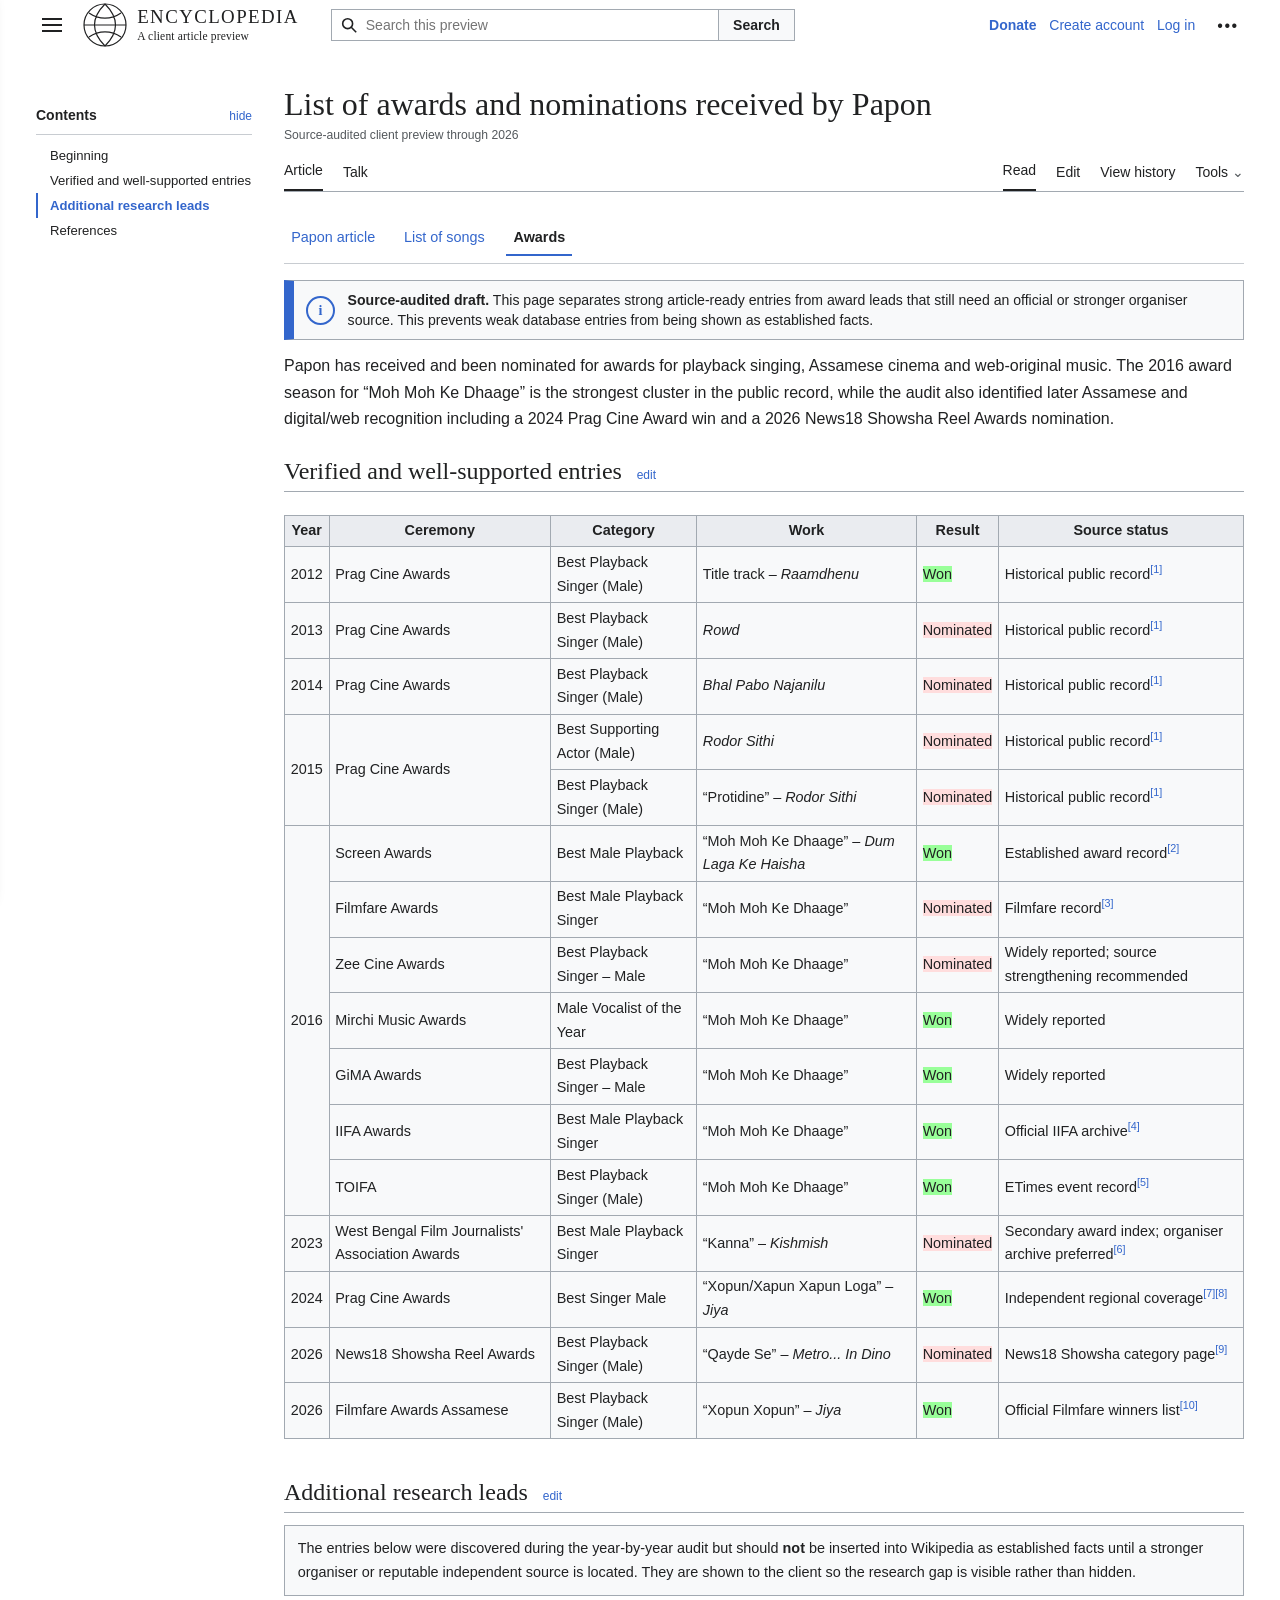
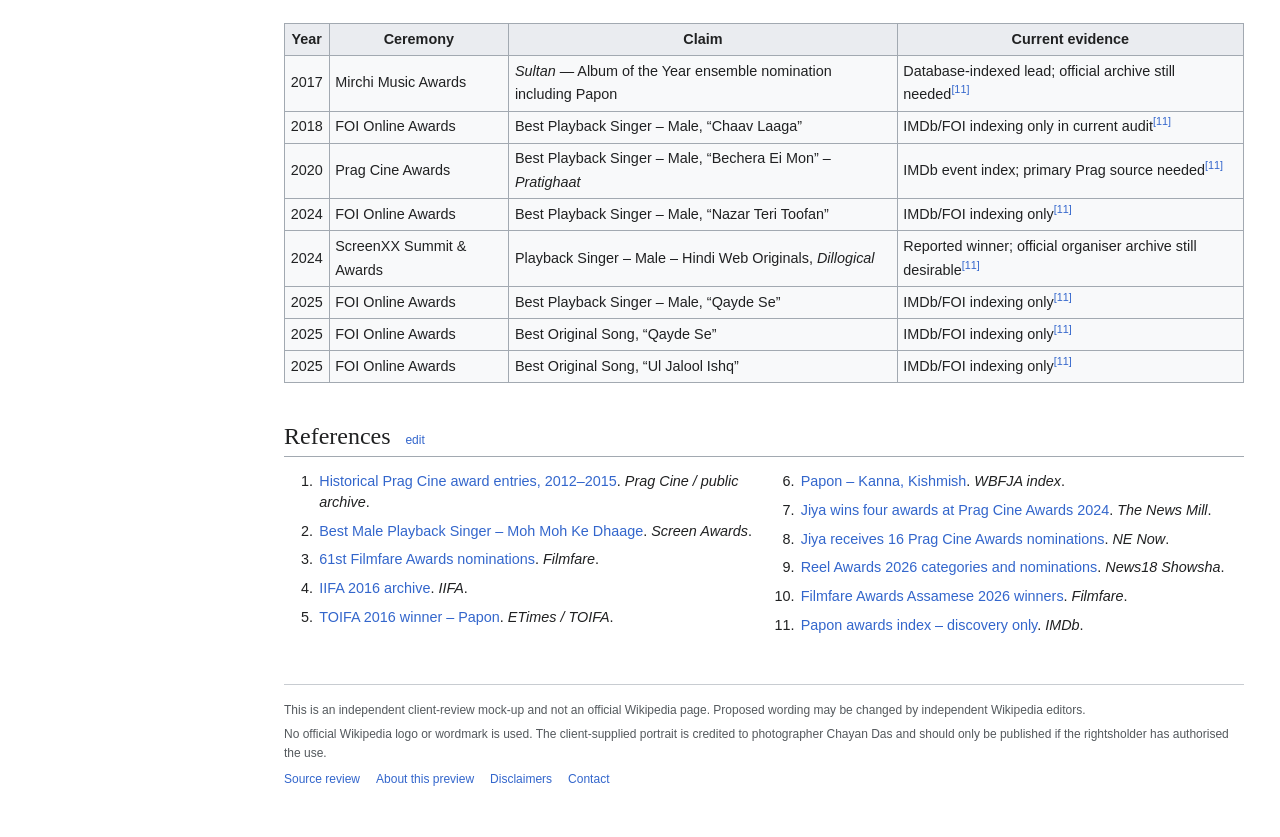
<file: awards-and-nominations.html>
<!doctype html>
<html lang="en" data-theme="light" data-font-size="standard" data-content-width="standard">
<head>
  <meta charset="utf-8">
  <meta name="viewport" content="width=device-width, initial-scale=1">
  <meta name="theme-color" content="#ffffff">
  <meta name="description" content="Source-audited awards and nominations preview through August 2026.">
  <title>List of awards and nominations received by Papon — article preview</title>
  <link rel="stylesheet" href="styles.css">
</head>
<body>
<a class="skip-link" href="#content">Jump to content</a>
<header class="vector-header" id="top">
  <div class="vector-header-start">
    <button class="icon-button menu-button" id="menuButton" type="button" aria-label="Open main menu" aria-expanded="false"><span></span><span></span><span></span></button>
    <a class="site-identity" href="index.html" aria-label="Encyclopaedia preview home">
      <span class="site-symbol" aria-hidden="true"><svg viewBox="0 0 50 50" role="img"><circle cx="25" cy="25" r="21"></circle><path d="M4 25h42M25 4c7 7 10.5 14 10.5 21S32 39 25 46M25 4c-7 7-10.5 14-10.5 21S18 39 25 46M9 13c5 3.5 10.3 5.2 16 5.2S36 16.5 41 13M9 37c5-3.5 10.3-5.2 16-5.2S36 33.5 41 37"></path></svg></span>
      <span class="site-wordmark"><span class="site-name">ENCYCLOPEDIA</span><span class="site-tagline">A client article preview</span></span>
    </a>
  </div>
  <form class="site-search" id="siteSearch" role="search"><label class="search-field"><svg viewBox="0 0 20 20" aria-hidden="true"><circle cx="8.5" cy="8.5" r="5.5"></circle><path d="M12.5 12.5 18 18"></path></svg><input id="searchInput" type="search" placeholder="Search this preview" autocomplete="off"></label><button type="submit">Search</button><div class="search-results" id="searchResults" hidden></div></form>
  <nav class="vector-user-links" aria-label="User links"><a href="#" class="donate-link">Donate</a><a href="#">Create account</a><a href="#">Log in</a><button class="icon-button dots-button" id="personalMenuButton" type="button" aria-label="More user options" aria-expanded="false">•••</button><div class="dropdown dropdown-right" id="personalMenu" hidden><a href="#">Contributions</a><a href="#">Talk</a></div></nav>
</header>
<div class="page-layout"><aside class="main-menu-drawer" id="mainMenu" aria-label="Main menu"><div class="drawer-heading">Main menu</div><nav><a href="index.html">Main article preview</a><a href="list-of-songs.html">List of songs</a><a href="awards-and-nominations.html">Awards and nominations</a><a href="#references">References</a></nav><hr><div class="drawer-heading">Editorial package</div><nav><a href="SOURCE_REVIEW.md">Source review</a><a href="editorial-review/court-order-note.html">Court-order review</a><a href="README.md">Deployment guide</a></nav></aside><aside class="vector-toc" id="toc" aria-label="Contents"><div class="toc-header"><strong>Contents</strong><button type="button" id="hideToc">hide</button></div><div class="toc-progress" aria-hidden="true"><span id="tocProgress"></span></div><nav id="tocNav"><a class="active" href="#top">Beginning</a><a href="#verified"><span>1</span> Verified and well-supported entries</a><a href="#leads"><span>2</span> Additional research leads</a><a href="#references"><span>3</span> References</a></nav></aside><main class="content-column" id="content">
<div class="page-heading-row"><div><h1 id="firstHeading">List of awards and nominations received by Papon</h1><p class="page-description">Source-audited client preview through 2026</p></div></div>
<div class="page-tabs" aria-label="Page navigation"><div class="tabs-left"><a class="selected" href="awards-and-nominations.html">Article</a><a href="#">Talk</a></div><div class="tabs-right"><a class="selected" href="#top">Read</a><a href="#">Edit</a><a href="#">View history</a><button class="tools-button" id="toolsButton" type="button" aria-expanded="false">Tools <span>⌄</span></button><div class="dropdown tools-dropdown" id="toolsMenu" hidden><strong>Tools</strong><a href="#references">Cite this page</a><a href="#">Printable version</a></div></div></div>
<div class="mobile-toolbar" aria-label="Article tools"><button type="button" id="mobileTocButton">☰ Contents</button><button type="button" id="mobileAppearanceButton">Aa Appearance</button><button type="button" id="shareButton">↗ Share</button></div>
<article class="mw-body-content">
<div class="page-switcher"><a href="index.html">Papon article</a><a href="list-of-songs.html">List of songs</a><a class="current" href="awards-and-nominations.html">Awards</a></div>
<div class="client-draft-ambox" role="note"><div class="client-draft-icon">i</div><div><b>Source-audited draft.</b> This page separates strong article-ready entries from award leads that still need an official or stronger organiser source. This prevents weak database entries from being shown as established facts.</div></div>
<p>Papon has received and been nominated for awards for playback singing, Assamese cinema and web-original music. The 2016 award season for “Moh Moh Ke Dhaage” is the strongest cluster in the public record, while the audit also identified later Assamese and digital/web recognition including a 2024 Prag Cine Award win and a 2026 News18 Showsha Reel Awards nomination.</p>

<section id="verified"><h2><span class="mw-headline">Verified and well-supported entries</span><button class="section-edit">edit</button></h2>
<div class="table-wrap"><table class="wikitable sortable compact force-scroll"><thead><tr><th>Year</th><th>Ceremony</th><th>Category</th><th>Work</th><th>Result</th><th>Source status</th></tr></thead><tbody>
<tr><td>2012</td><td>Prag Cine Awards</td><td>Best Playback Singer (Male)</td><td>Title track – <i>Raamdhenu</i></td><td><span class="result-won">Won</span></td><td>Historical public record<sup><a href="#award_ref-1">[1]</a></sup></td></tr>
<tr><td>2013</td><td>Prag Cine Awards</td><td>Best Playback Singer (Male)</td><td><i>Rowd</i></td><td><span class="result-nominated">Nominated</span></td><td>Historical public record<sup><a href="#award_ref-1">[1]</a></sup></td></tr>
<tr><td>2014</td><td>Prag Cine Awards</td><td>Best Playback Singer (Male)</td><td><i>Bhal Pabo Najanilu</i></td><td><span class="result-nominated">Nominated</span></td><td>Historical public record<sup><a href="#award_ref-1">[1]</a></sup></td></tr>
<tr><td rowspan="2">2015</td><td rowspan="2">Prag Cine Awards</td><td>Best Supporting Actor (Male)</td><td><i>Rodor Sithi</i></td><td><span class="result-nominated">Nominated</span></td><td>Historical public record<sup><a href="#award_ref-1">[1]</a></sup></td></tr>
<tr><td>Best Playback Singer (Male)</td><td>“Protidine” – <i>Rodor Sithi</i></td><td><span class="result-nominated">Nominated</span></td><td>Historical public record<sup><a href="#award_ref-1">[1]</a></sup></td></tr>
<tr><td rowspan="7">2016</td><td>Screen Awards</td><td>Best Male Playback</td><td>“Moh Moh Ke Dhaage” – <i>Dum Laga Ke Haisha</i></td><td><span class="result-won">Won</span></td><td>Established award record<sup><a href="#award_ref-2">[2]</a></sup></td></tr>
<tr><td>Filmfare Awards</td><td>Best Male Playback Singer</td><td>“Moh Moh Ke Dhaage”</td><td><span class="result-nominated">Nominated</span></td><td>Filmfare record<sup><a href="#award_ref-3">[3]</a></sup></td></tr>
<tr><td>Zee Cine Awards</td><td>Best Playback Singer – Male</td><td>“Moh Moh Ke Dhaage”</td><td><span class="result-nominated">Nominated</span></td><td>Widely reported; source strengthening recommended</td></tr>
<tr><td>Mirchi Music Awards</td><td>Male Vocalist of the Year</td><td>“Moh Moh Ke Dhaage”</td><td><span class="result-won">Won</span></td><td>Widely reported</td></tr>
<tr><td>GiMA Awards</td><td>Best Playback Singer – Male</td><td>“Moh Moh Ke Dhaage”</td><td><span class="result-won">Won</span></td><td>Widely reported</td></tr>
<tr><td>IIFA Awards</td><td>Best Male Playback Singer</td><td>“Moh Moh Ke Dhaage”</td><td><span class="result-won">Won</span></td><td>Official IIFA archive<sup><a href="#award_ref-4">[4]</a></sup></td></tr>
<tr><td>TOIFA</td><td>Best Playback Singer (Male)</td><td>“Moh Moh Ke Dhaage”</td><td><span class="result-won">Won</span></td><td>ETimes event record<sup><a href="#award_ref-5">[5]</a></sup></td></tr>
<tr><td>2023</td><td>West Bengal Film Journalists' Association Awards</td><td>Best Male Playback Singer</td><td>“Kanna” – <i>Kishmish</i></td><td><span class="result-nominated">Nominated</span></td><td>Secondary award index; organiser archive preferred<sup><a href="#award_ref-6">[6]</a></sup></td></tr>
<tr><td>2024</td><td>Prag Cine Awards</td><td>Best Singer Male</td><td>“Xopun/Xapun Xapun Loga” – <i>Jiya</i></td><td><span class="result-won">Won</span></td><td>Independent regional coverage<sup><a href="#award_ref-7">[7]</a></sup><sup><a href="#award_ref-8">[8]</a></sup></td></tr>
<tr><td>2026</td><td>News18 Showsha Reel Awards</td><td>Best Playback Singer (Male)</td><td>“Qayde Se” – <i>Metro... In Dino</i></td><td><span class="result-nominated">Nominated</span></td><td>News18 Showsha category page<sup><a href="#award_ref-9">[9]</a></sup></td></tr>
<tr><td>2026</td><td>Filmfare Awards Assamese</td><td>Best Playback Singer (Male)</td><td>“Xopun Xopun” – <i>Jiya</i></td><td><span class="result-won">Won</span></td><td>Official Filmfare winners list<sup><a href="#award_ref-10">[10]</a></sup></td></tr>
</tbody></table></div></section>

<section id="leads"><h2><span class="mw-headline">Additional research leads</span><button class="section-edit">edit</button></h2>
<div class="audit-note">The entries below were discovered during the year-by-year audit but should <b>not</b> be inserted into Wikipedia as established facts until a stronger organiser or reputable independent source is located. They are shown to the client so the research gap is visible rather than hidden.</div>
<div class="table-wrap"><table class="wikitable compact force-scroll"><thead><tr><th>Year</th><th>Ceremony</th><th>Claim</th><th>Current evidence</th></tr></thead><tbody>
<tr><td>2017</td><td>Mirchi Music Awards</td><td><i>Sultan</i> — Album of the Year ensemble nomination including Papon</td><td>Database-indexed lead; official archive still needed<sup><a href="#award_ref-11">[11]</a></sup></td></tr>
<tr><td>2018</td><td>FOI Online Awards</td><td>Best Playback Singer – Male, “Chaav Laaga”</td><td>IMDb/FOI indexing only in current audit<sup><a href="#award_ref-11">[11]</a></sup></td></tr>
<tr><td>2020</td><td>Prag Cine Awards</td><td>Best Playback Singer – Male, “Bechera Ei Mon” – <i>Pratighaat</i></td><td>IMDb event index; primary Prag source needed<sup><a href="#award_ref-11">[11]</a></sup></td></tr>
<tr><td>2024</td><td>FOI Online Awards</td><td>Best Playback Singer – Male, “Nazar Teri Toofan”</td><td>IMDb/FOI indexing only<sup><a href="#award_ref-11">[11]</a></sup></td></tr>
<tr><td>2024</td><td>ScreenXX Summit & Awards</td><td>Playback Singer – Male – Hindi Web Originals, <i>Dillogical</i></td><td>Reported winner; official organiser archive still desirable<sup><a href="#award_ref-11">[11]</a></sup></td></tr>
<tr><td>2025</td><td>FOI Online Awards</td><td>Best Playback Singer – Male, “Qayde Se”</td><td>IMDb/FOI indexing only<sup><a href="#award_ref-11">[11]</a></sup></td></tr>
<tr><td>2025</td><td>FOI Online Awards</td><td>Best Original Song, “Qayde Se”</td><td>IMDb/FOI indexing only<sup><a href="#award_ref-11">[11]</a></sup></td></tr>
<tr><td>2025</td><td>FOI Online Awards</td><td>Best Original Song, “Ul Jalool Ishq”</td><td>IMDb/FOI indexing only<sup><a href="#award_ref-11">[11]</a></sup></td></tr>
</tbody></table></div>
</section>
<section id="references"><h2><span class="mw-headline">References</span><button class="section-edit">edit</button></h2><div class="reflist"><ol class="references"><li id="award_ref-1"><span class="reference-text"><a href="https://en.wikipedia.org/wiki/Papon_(singer)" target="_blank" rel="noopener">Historical Prag Cine award entries, 2012–2015</a>. <i>Prag Cine / public archive</i>.</span></li><li id="award_ref-2"><span class="reference-text"><a href="https://en.wikipedia.org/wiki/Screen_Award_for_Best_Male_Playback" target="_blank" rel="noopener">Best Male Playback Singer – Moh Moh Ke Dhaage</a>. <i>Screen Awards</i>.</span></li><li id="award_ref-3"><span class="reference-text"><a href="https://www.filmfare.com/awards/filmfare-awards-2016/nominations" target="_blank" rel="noopener">61st Filmfare Awards nominations</a>. <i>Filmfare</i>.</span></li><li id="award_ref-4"><span class="reference-text"><a href="https://www.iifa.com/archive/iifa-2016" target="_blank" rel="noopener">IIFA 2016 archive</a>. <i>IIFA</i>.</span></li><li id="award_ref-5"><span class="reference-text"><a href="https://photogallery.indiatimes.com/awards/toifa/times-of-india-film-awards-2016/toifa-2016-winners/articleshow/51470687.cms" target="_blank" rel="noopener">TOIFA 2016 winner – Papon</a>. <i>ETimes / TOIFA</i>.</span></li><li id="award_ref-6"><span class="reference-text"><a href="https://en.wikipedia.org/wiki/6th_WBFJA_Awards" target="_blank" rel="noopener">Papon – Kanna, Kishmish</a>. <i>WBFJA index</i>.</span></li><li id="award_ref-7"><span class="reference-text"><a href="https://thenewsmill.com/2024/02/kenny-basumatarys-jiya-wins-best-film-award-at-prag-cine-awards-2024/" target="_blank" rel="noopener">Jiya wins four awards at Prag Cine Awards 2024</a>. <i>The News Mill</i>.</span></li><li id="award_ref-8"><span class="reference-text"><a href="https://www.nenow.in/north-east-news/assam/assam-kenny-basumatarys-jiya-gets-16-nominations-at-prag-cine-awards.html" target="_blank" rel="noopener">Jiya receives 16 Prag Cine Awards nominations</a>. <i>NE Now</i>.</span></li><li id="award_ref-9"><span class="reference-text"><a href="https://www.news18features.com/reel-awards-2026/category/" target="_blank" rel="noopener">Reel Awards 2026 categories and nominations</a>. <i>News18 Showsha</i>.</span></li><li id="award_ref-10"><span class="reference-text"><a href="https://www.filmfare.com/news/bollywood/full-winners-list-of-filmfare-awards-assamese-2026_-82039.html" target="_blank" rel="noopener">Filmfare Awards Assamese 2026 winners</a>. <i>Filmfare</i>.</span></li><li id="award_ref-11"><span class="reference-text"><a href="https://www.imdb.com/name/nm2299948/awards/" target="_blank" rel="noopener">Papon awards index – discovery only</a>. <i>IMDb</i>.</span></li></ol></div></section>
</article>    <footer class="content-footer">
      <p>This is an independent client-review mock-up and not an official Wikipedia page. Proposed wording may be changed by independent Wikipedia editors.</p>
      <p>No official Wikipedia logo or wordmark is used. The client-supplied portrait is credited to photographer Chayan Das and should only be published if the rightsholder has authorised the use.</p>
      <nav><a href="SOURCE_REVIEW.md">Source review</a><a href="README.md">About this preview</a><a href="#">Disclaimers</a><a href="#">Contact</a></nav>
    </footer>
  </main>
  <aside class="appearance-panel" id="appearancePanel" aria-label="Appearance"><div class="appearance-heading"><strong>Appearance</strong><button type="button" id="hideAppearance">hide</button></div><fieldset><legend>Text</legend><label><input type="radio" name="fontSize" value="small"> <span>Small</span></label><label><input type="radio" name="fontSize" value="standard" checked> <span>Standard</span></label><label><input type="radio" name="fontSize" value="large"> <span>Large</span></label></fieldset><fieldset><legend>Width</legend><label><input type="radio" name="contentWidth" value="standard" checked> <span>Standard</span></label><label><input type="radio" name="contentWidth" value="wide"> <span>Wide</span></label></fieldset><fieldset><legend>Color</legend><label><input type="radio" name="theme" value="auto" checked> <span>Automatic</span></label><label><input type="radio" name="theme" value="light"> <span>Light</span></label><label><input type="radio" name="theme" value="dark"> <span>Dark</span></label></fieldset></aside>
</div>
<div class="drawer-backdrop" id="drawerBackdrop" hidden></div><div class="toast" id="toast" role="status" aria-live="polite" hidden></div><script src="script.js"></script>
</body></html>
</file>
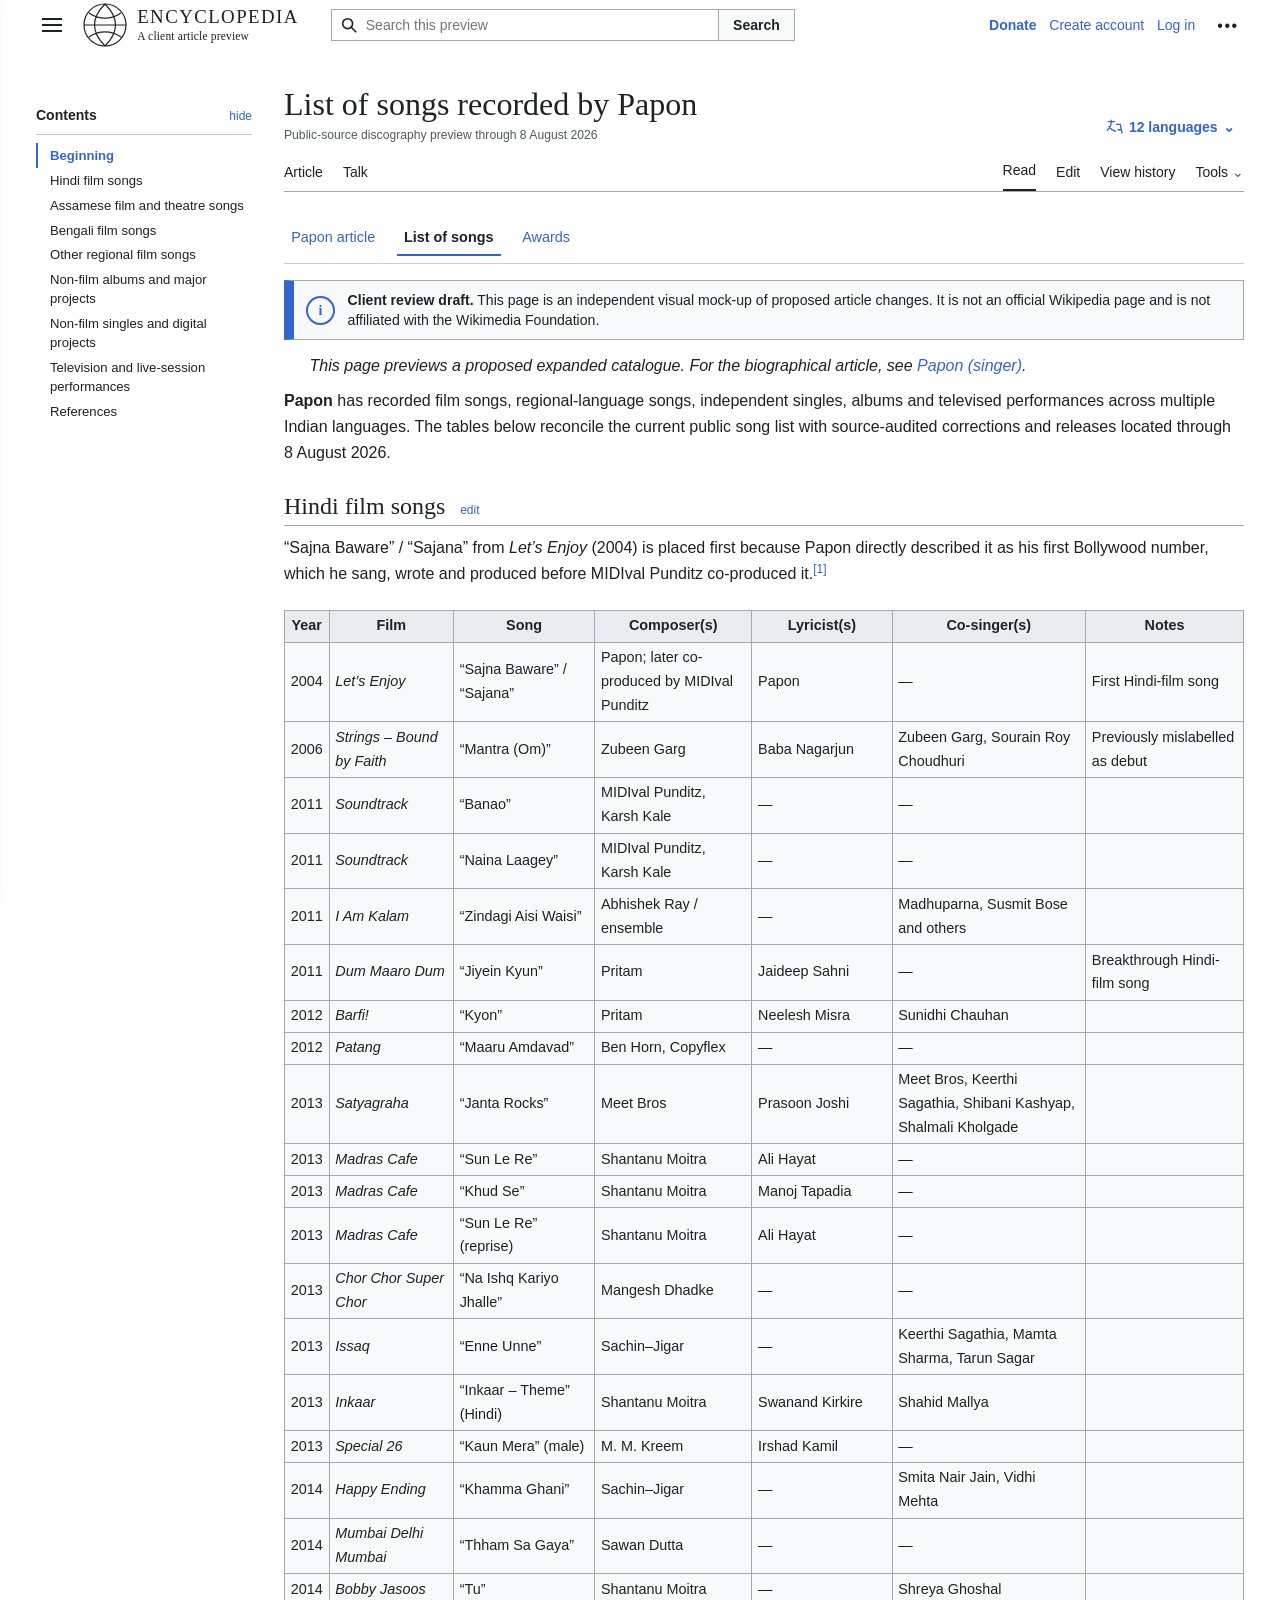
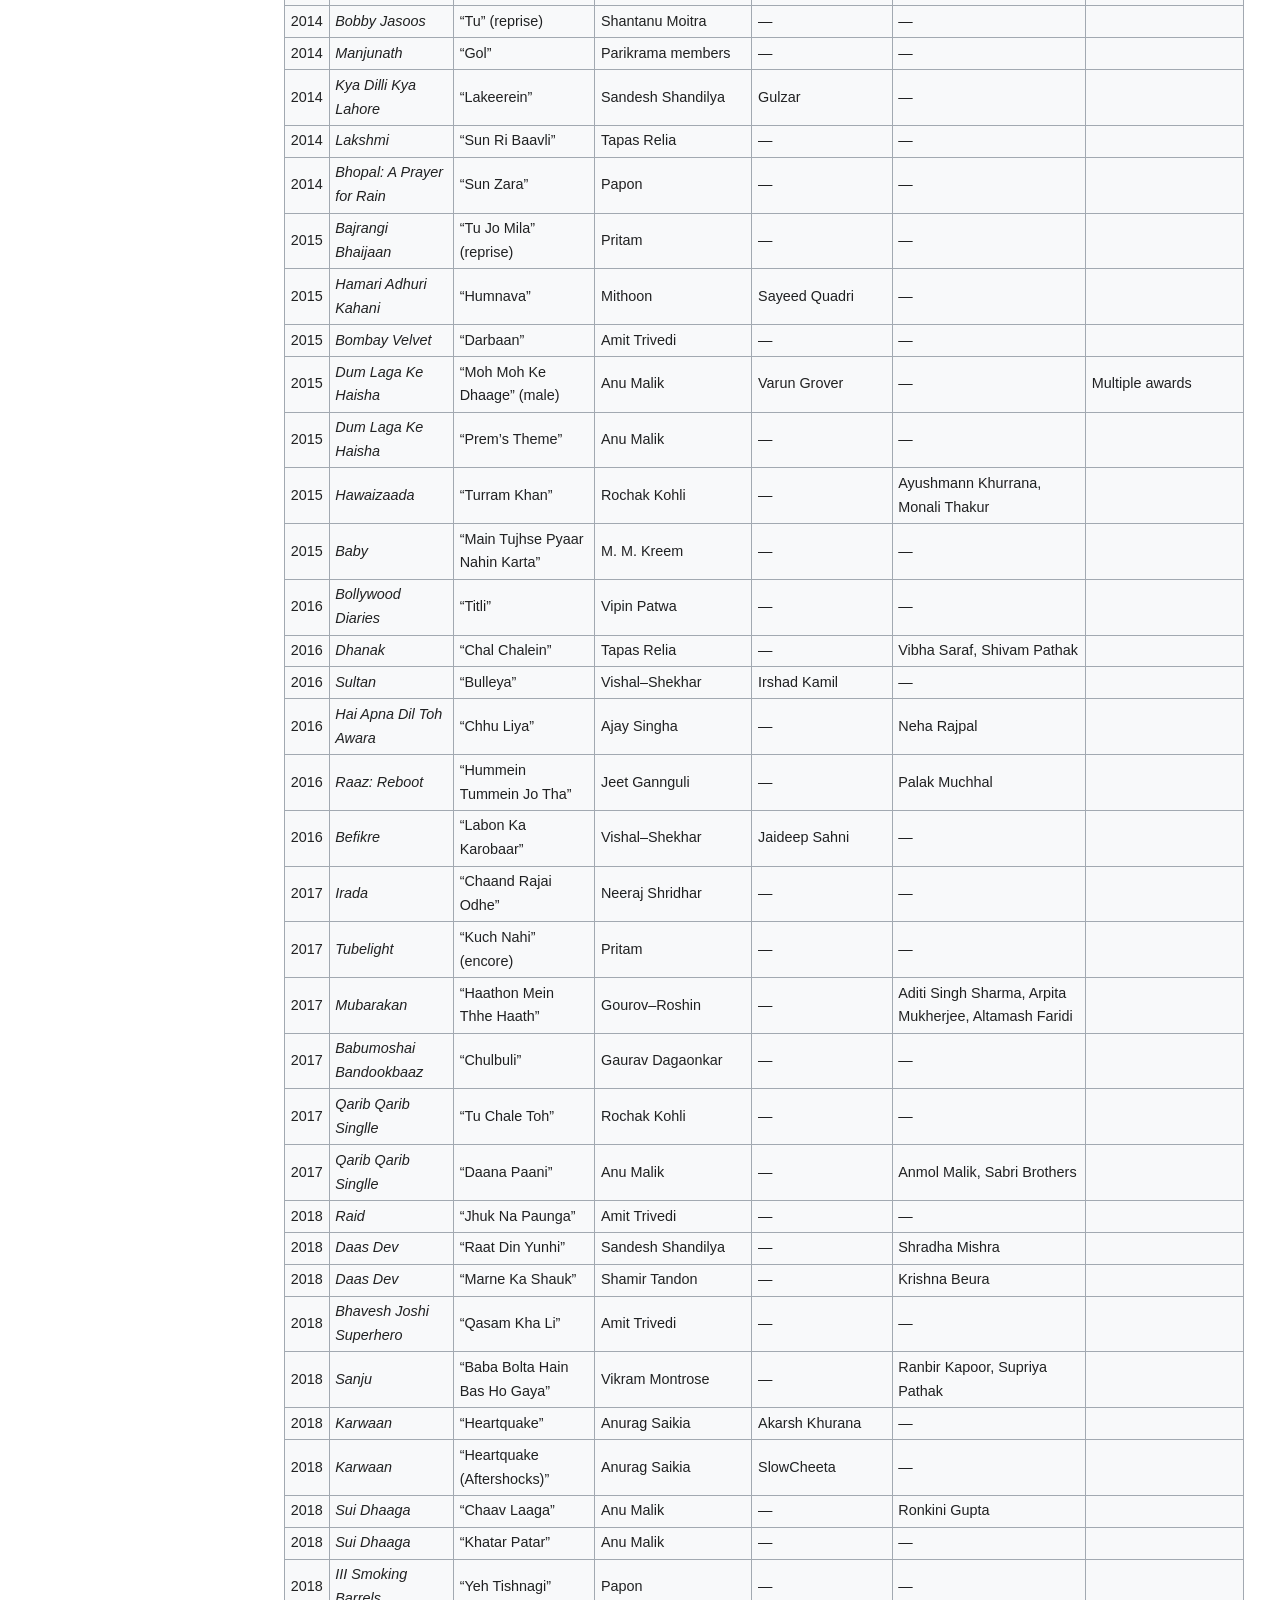
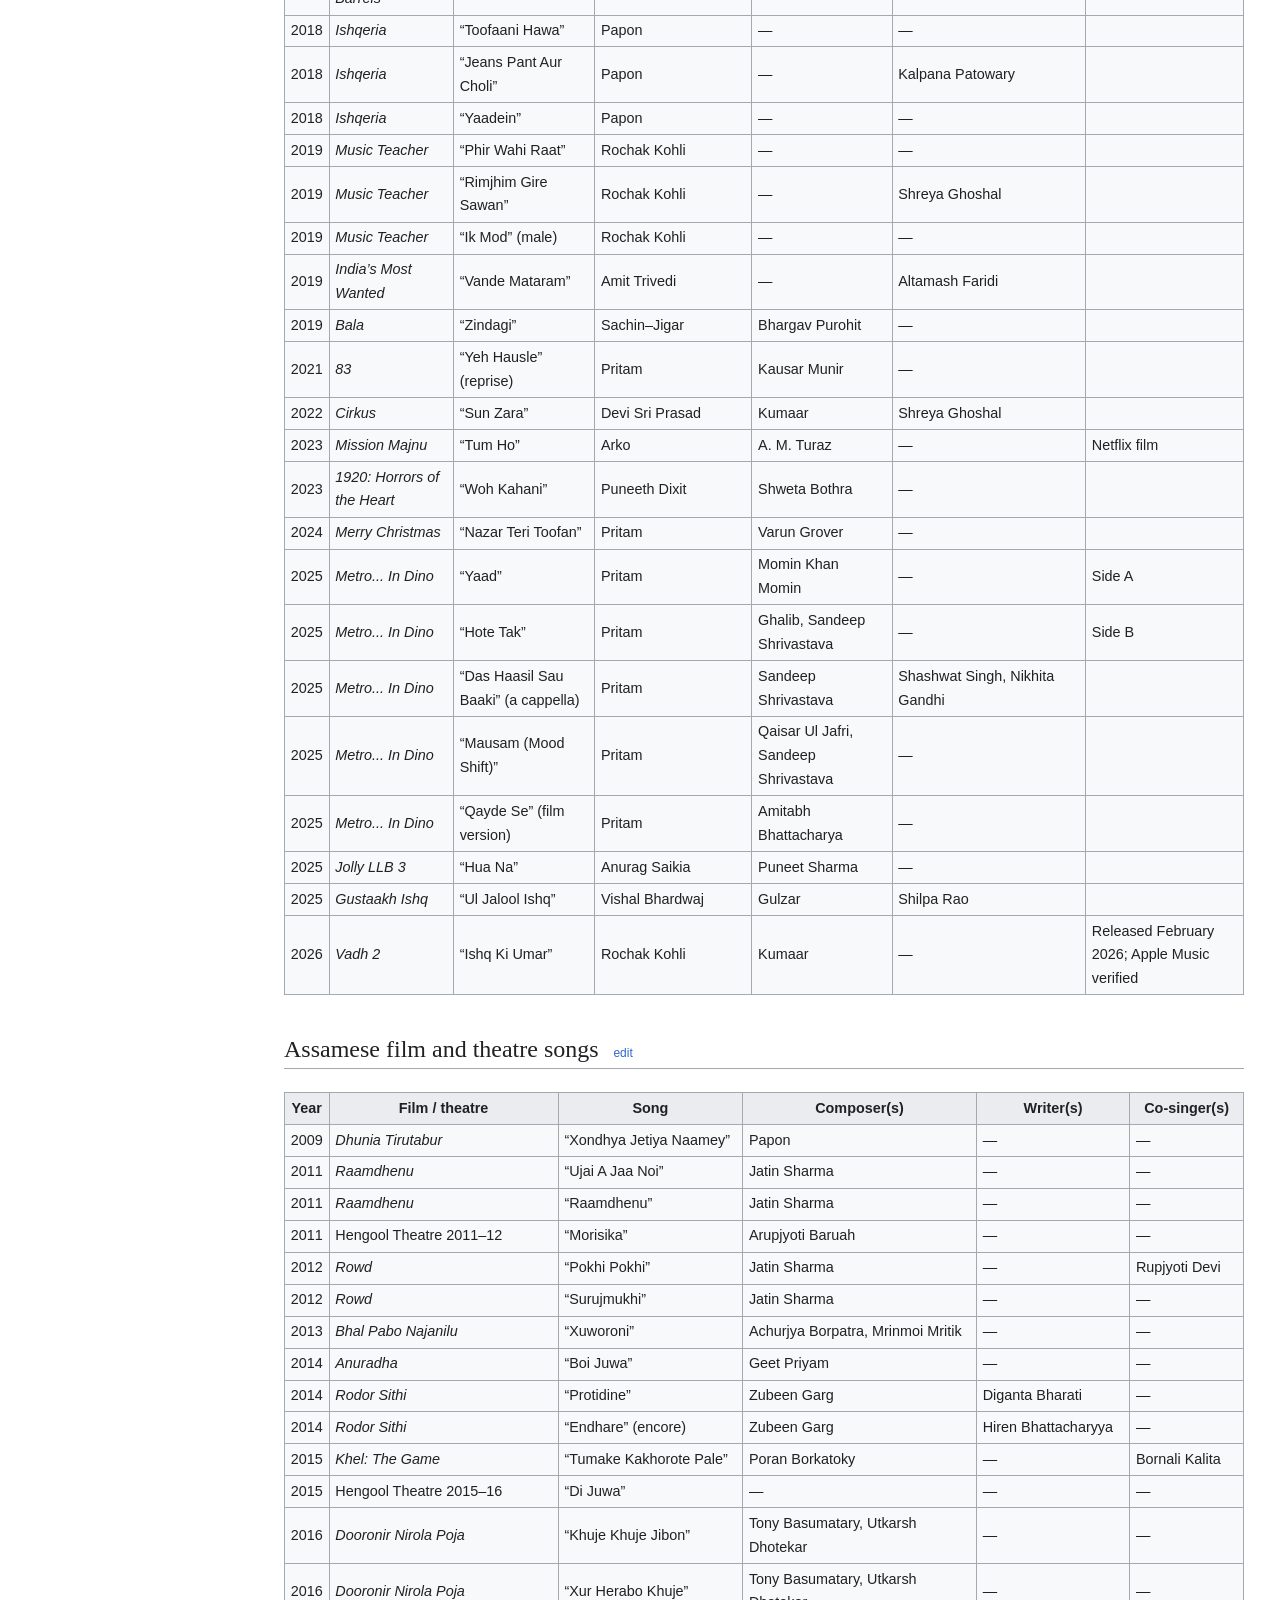
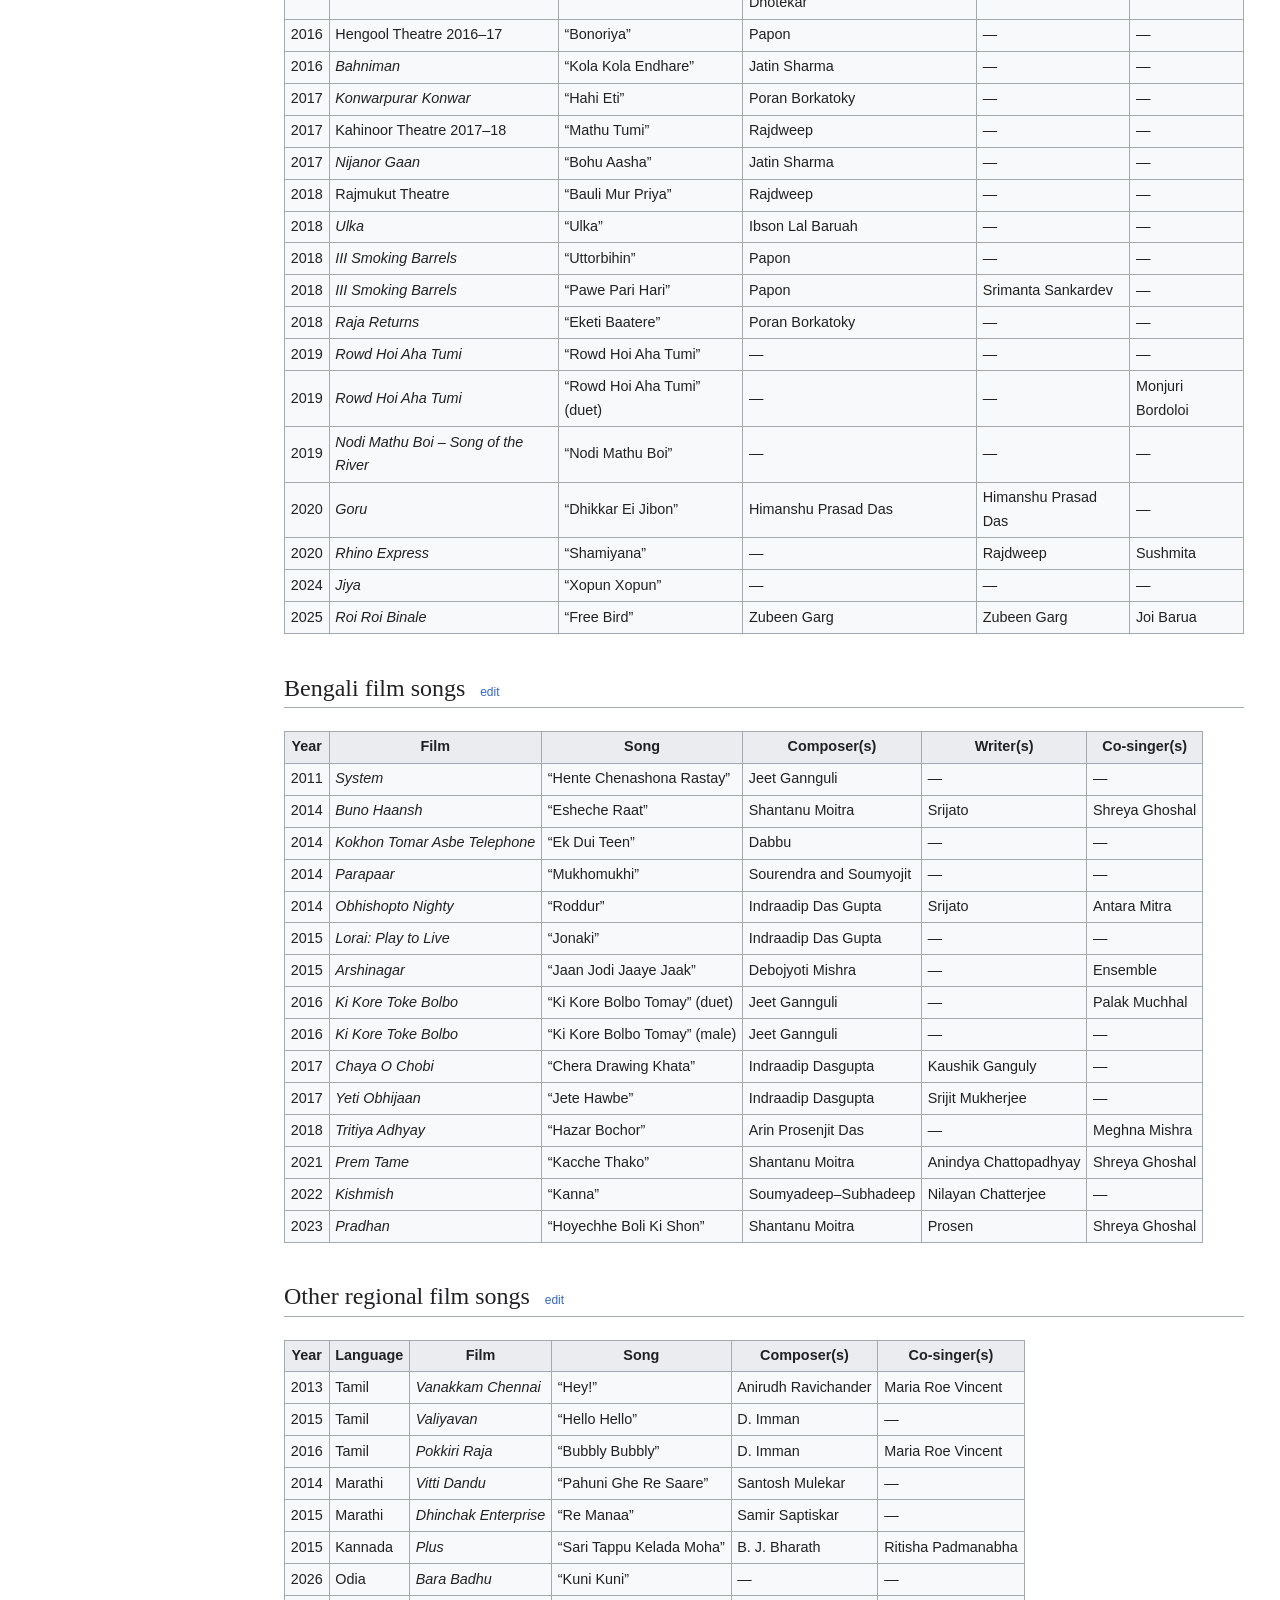
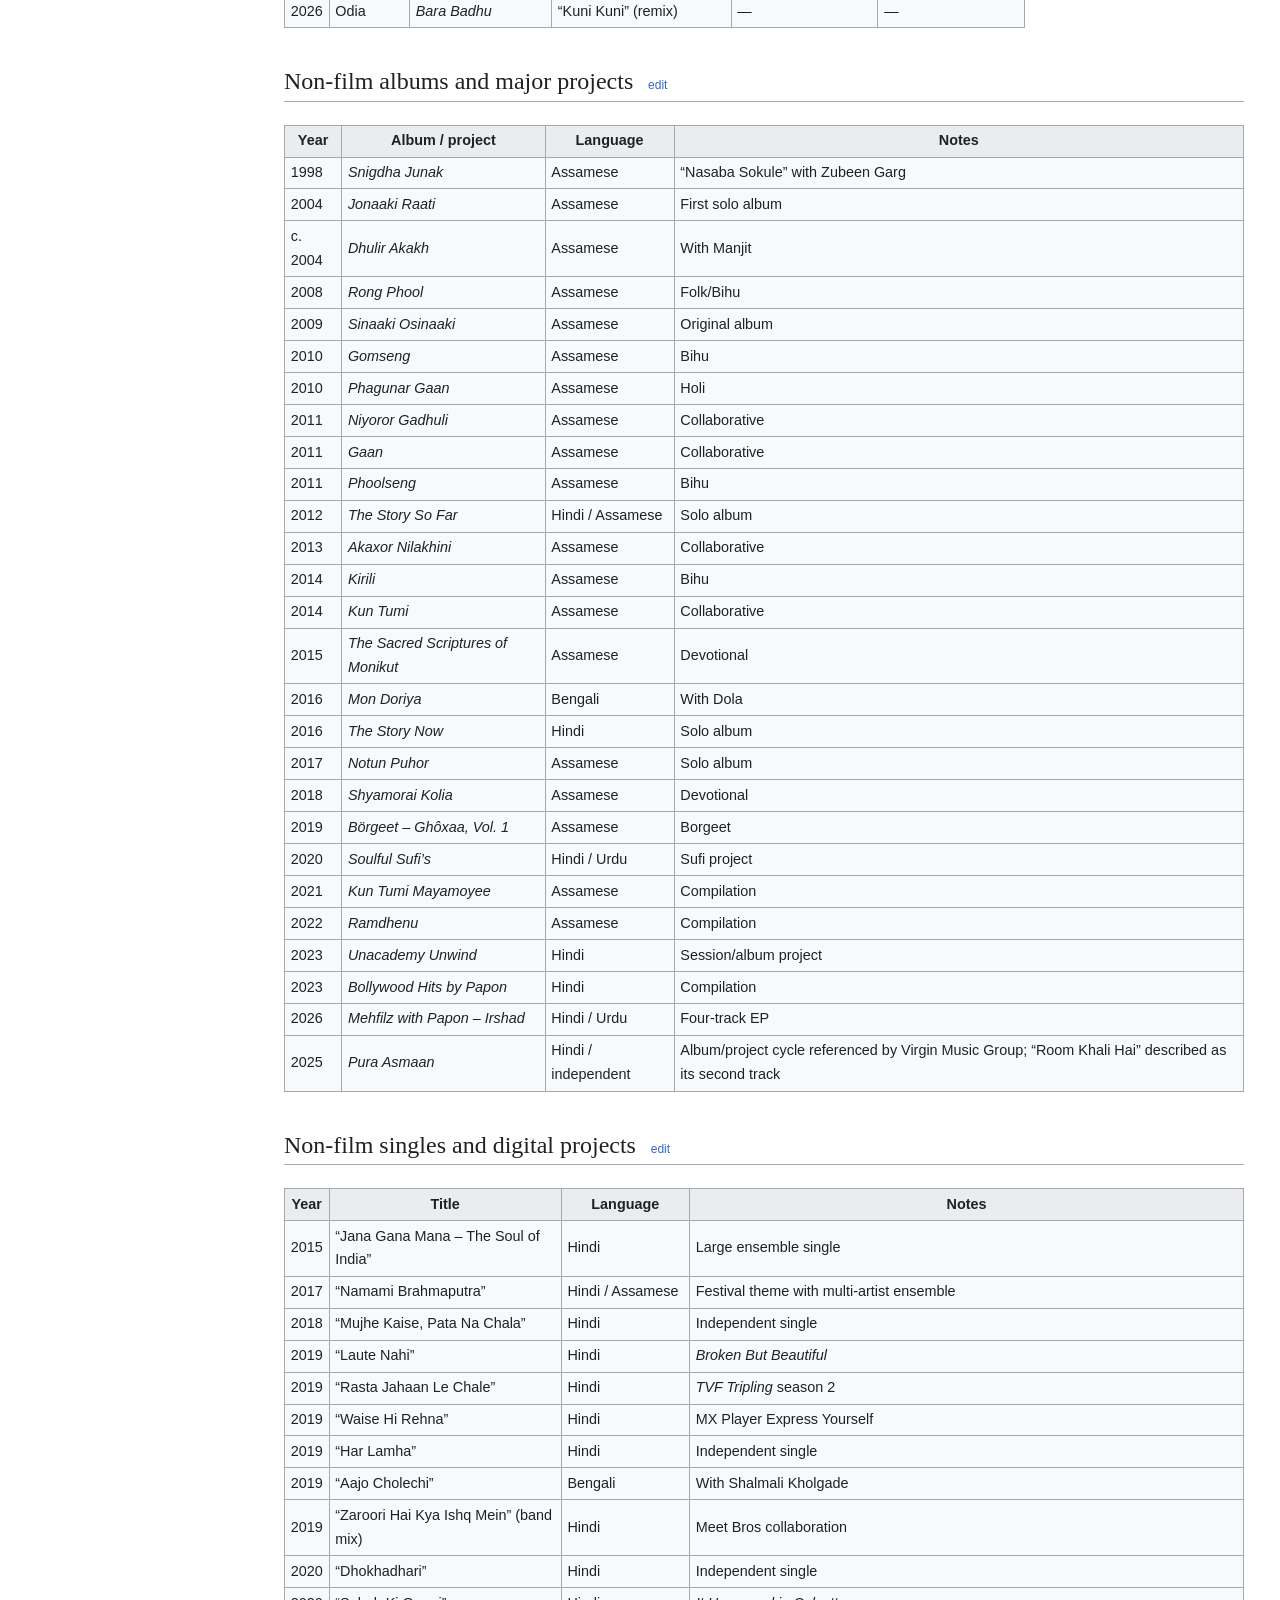
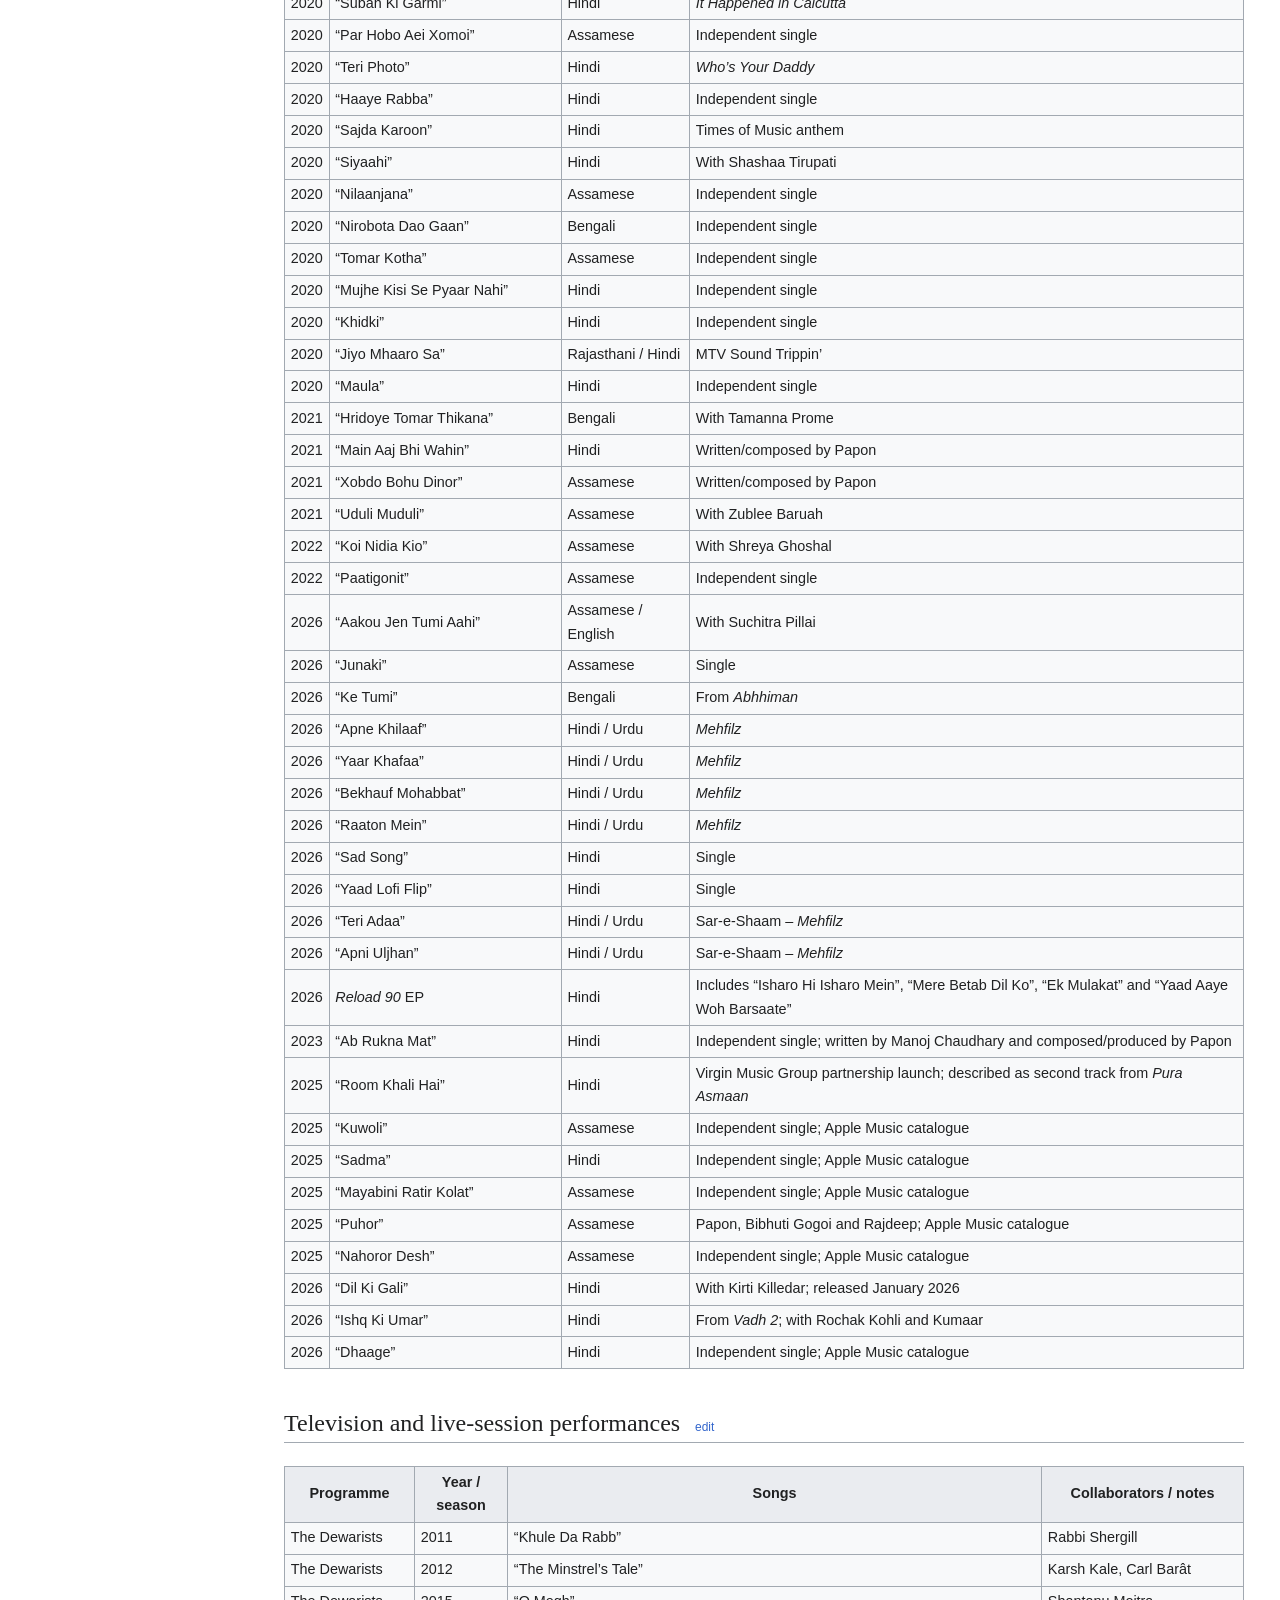
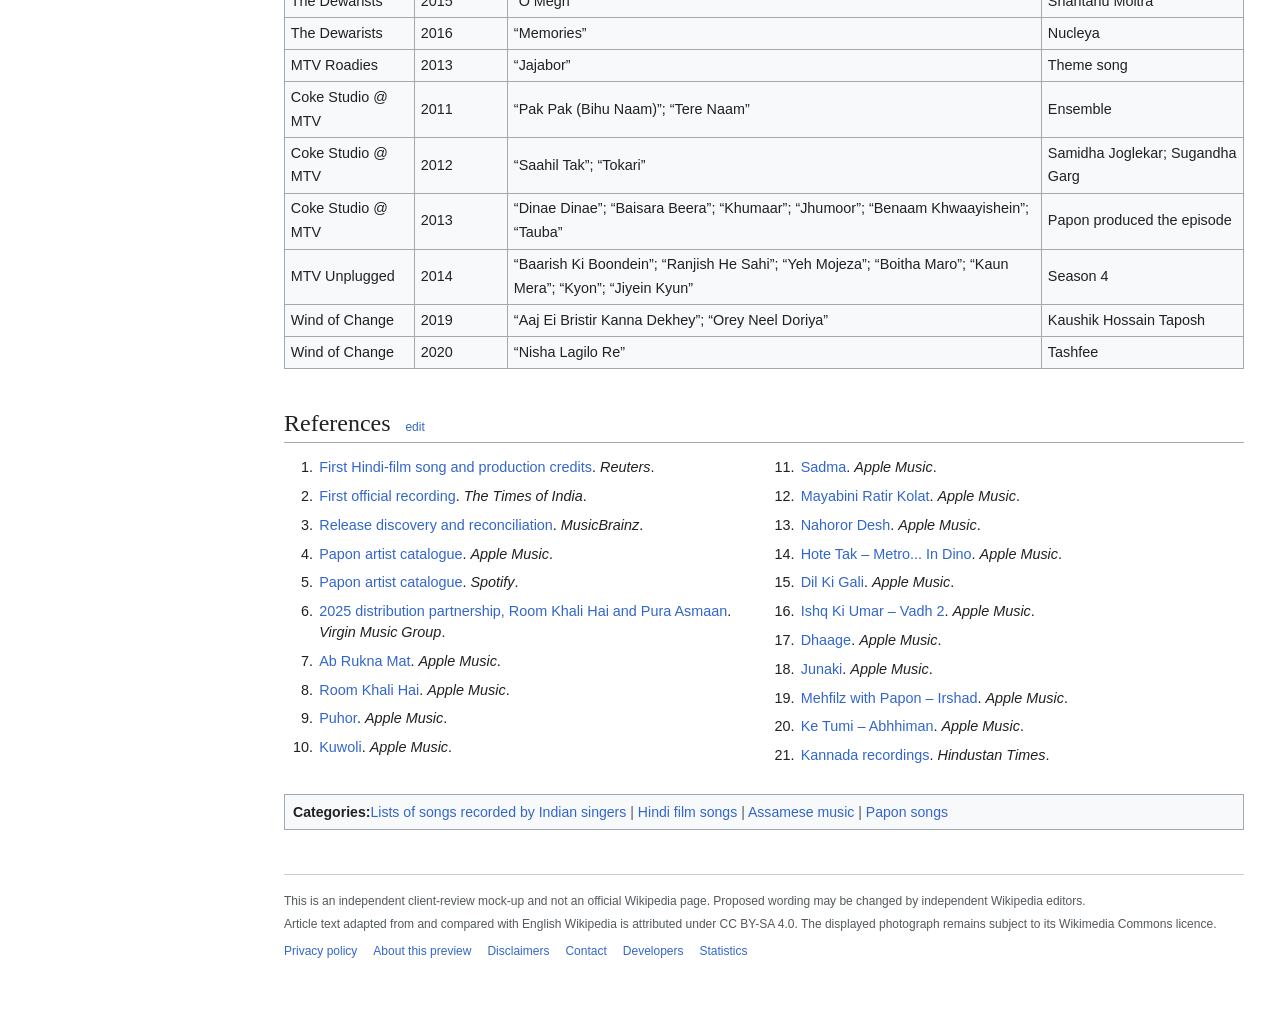
<file: list-of-songs.html>
<!DOCTYPE html>

<html data-content-width="standard" data-font-size="standard" data-theme="light" lang="en">
<head>
<meta charset="utf-8"/>
<meta content="width=device-width, initial-scale=1" name="viewport"/>
<meta content="#ffffff" name="theme-color"/>
<meta content="Client review preview of proposed encyclopaedia content about Papon. Not an official Wikipedia page." name="description"/>
<title>List of songs recorded by Papon — proposed article preview</title>
<link href="styles.css" rel="stylesheet"/>
</head>
<body>
<a class="skip-link" href="#content">Jump to content</a>
<header class="vector-header" id="top">
<div class="vector-header-start">
<button aria-expanded="false" aria-label="Open main menu" class="icon-button menu-button" id="menuButton" type="button"><span></span><span></span><span></span></button>
<a aria-label="Encyclopaedia preview home" class="site-identity" href="index.html">
<span aria-hidden="true" class="site-symbol"><svg role="img" viewbox="0 0 50 50"><circle cx="25" cy="25" r="21"></circle><path d="M4 25h42M25 4c7 7 10.5 14 10.5 21S32 39 25 46M25 4c-7 7-10.5 14-10.5 21S18 39 25 46M9 13c5 3.5 10.3 5.2 16 5.2S36 16.5 41 13M9 37c5-3.5 10.3-5.2 16-5.2S36 33.5 41 37"></path></svg></span>
<span class="site-wordmark"><span class="site-name">ENCYCLOPEDIA</span><span class="site-tagline">A client article preview</span></span>
</a>
</div>
<form class="site-search" id="siteSearch" role="search"><label class="search-field"><svg aria-hidden="true" viewbox="0 0 20 20"><circle cx="8.5" cy="8.5" r="5.5"></circle><path d="M12.5 12.5 18 18"></path></svg><input autocomplete="off" id="searchInput" placeholder="Search this preview" type="search"/></label><button type="submit">Search</button><div class="search-results" hidden="" id="searchResults"></div></form>
<nav aria-label="User links" class="vector-user-links"><a class="donate-link" href="#">Donate</a><a href="#">Create account</a><a href="#">Log in</a><button aria-expanded="false" aria-label="More user options" class="icon-button dots-button" id="personalMenuButton" type="button">•••</button><div class="dropdown dropdown-right" hidden="" id="personalMenu"><a href="#">Contributions</a><a href="#">Talk</a></div></nav>
</header>
<div class="page-layout">
<aside aria-label="Main menu" class="main-menu-drawer" id="mainMenu"><div class="drawer-heading">Main menu</div><nav><a href="index.html">Main article preview</a><a href="list-of-songs.html">Song-list preview</a><a href="#references">References</a><a href="#">Random article</a><a href="#">About this preview</a><a href="#">Contact</a><a href="awards-and-nominations.html">Awards and nominations</a></nav><hr/><div class="drawer-heading">Editorial package</div><nav><a href="SOURCE_REVIEW.md">Source review</a><a href="editorial-review/court-order-note.html">Court-order review</a><a href="README.md">Deployment guide</a></nav></aside>
<aside aria-label="Contents" class="vector-toc" id="toc"><div class="toc-header"><strong>Contents</strong><button id="hideToc" type="button">hide</button></div><div aria-hidden="true" class="toc-progress"><span id="tocProgress"></span></div><nav id="tocNav"><a class="active" href="#top">Beginning</a>
<a href="#hindi"><span>1</span> Hindi film songs</a>
<a href="#assamese"><span>2</span> Assamese film and theatre songs</a>
<a href="#bengali"><span>3</span> Bengali film songs</a>
<a href="#regional"><span>4</span> Other regional film songs</a>
<a href="#albums"><span>5</span> Non-film albums and major projects</a>
<a href="#singles"><span>6</span> Non-film singles and digital projects</a>
<a href="#tv"><span>7</span> Television and live-session performances</a>
<a href="#references"><span>8</span> References</a></nav></aside>
<main class="content-column" id="content">
<div class="page-heading-row"><div><h1 id="firstHeading">List of songs recorded by Papon</h1><p class="page-description">Public-source discography preview through 8 August 2026</p></div><button aria-expanded="false" class="language-button" id="languageButton" type="button"><svg aria-hidden="true" viewbox="0 0 20 20"><path d="M3 4h8M7 2v2c0 5-2 8-5 10M4 9c2 3 5 5 8 6M12 7h5l2 10M14 13h4"></path></svg>12 languages<span>⌄</span></button><div class="dropdown language-dropdown" hidden="" id="languageMenu"><a href="#">অসমীয়া</a><a href="#">हिन्दी</a><a href="#">বাংলা</a><a href="#">தமிழ்</a><a href="#">मराठी</a><a href="#">ଓଡ଼ିଆ</a><a href="#">ਪੰਜਾਬੀ</a></div></div>
<div aria-label="Page navigation" class="page-tabs"><div class="tabs-left"><a class="" href="index.html">Article</a><a href="#">Talk</a></div><div class="tabs-right"><a class="selected" href="#top">Read</a><a href="#">Edit</a><a href="#">View history</a><button aria-expanded="false" class="tools-button" id="toolsButton" type="button">Tools <span>⌄</span></button><div class="dropdown tools-dropdown" hidden="" id="toolsMenu"><strong>Tools</strong><a href="#">What links here</a><a href="#">Related changes</a><a href="#">Upload file</a><a href="#references">Page information</a><a href="#references">Cite this page</a><hr/><strong>Print/export</strong><a href="#">Download as PDF</a><a href="#">Printable version</a></div></div></div>
<div aria-label="Article actions" class="mobile-action-row"><button id="mobileLanguage" type="button">文A</button><button id="mobileSearch" type="button">⌕</button><button id="mobileWatch" type="button">☆</button><button id="mobileShare" type="button">↗</button><button id="mobileMore" type="button">•••</button></div>
<div aria-label="Article tools" class="mobile-toolbar"><button id="mobileTocButton" type="button">☰ Contents</button><button id="mobileAppearanceButton" type="button">Aa Appearance</button><button id="shareButton" type="button">↗ Share</button></div>
<article class="mw-body-content"><div class="page-switcher"><a href="index.html">Papon article</a><a class="current" href="list-of-songs.html">List of songs</a><a href="awards-and-nominations.html">Awards</a></div>
<div class="client-draft-ambox" role="note">
<div aria-hidden="true" class="client-draft-icon">i</div>
<div><b>Client review draft.</b> This page is an independent visual mock-up of proposed article changes. It is not an official Wikipedia page and is not affiliated with the Wikimedia Foundation.</div>
</div>
<p class="hatnote">This page previews a proposed expanded catalogue. For the biographical article, see <a href="index.html"><i>Papon (singer)</i></a>.</p>
<p><b>Papon</b> has recorded film songs, regional-language songs, independent singles, albums and televised performances across multiple Indian languages. The tables below reconcile the current public song list with source-audited corrections and releases located through 8 August 2026.</p>
<section id="hindi"><h2><span class="mw-headline">Hindi film songs</span><button class="section-edit">edit</button></h2><p>“Sajna Baware” / “Sajana” from <i>Let’s Enjoy</i> (2004) is placed first because Papon directly described it as his first Bollywood number, which he sang, wrote and produced before MIDIval Punditz co-produced it.<sup><a href="#cite_note-1">[1]</a></sup></p><div class="table-wrap"><table class="wikitable sortable compact force-scroll"><thead><tr><th>Year</th><th>Film</th><th>Song</th><th>Composer(s)</th><th>Lyricist(s)</th><th>Co-singer(s)</th><th>Notes</th></tr></thead><tbody><tr><td>2004</td><td><i>Let’s Enjoy</i></td><td>“Sajna Baware” / “Sajana”</td><td>Papon; later co-produced by MIDIval Punditz</td><td>Papon</td><td>—</td><td>First Hindi-film song</td></tr>
<tr><td>2006</td><td><i>Strings – Bound by Faith</i></td><td>“Mantra (Om)”</td><td>Zubeen Garg</td><td>Baba Nagarjun</td><td>Zubeen Garg, Sourain Roy Choudhuri</td><td>Previously mislabelled as debut</td></tr>
<tr><td>2011</td><td><i>Soundtrack</i></td><td>“Banao”</td><td>MIDIval Punditz, Karsh Kale</td><td>—</td><td>—</td><td></td></tr>
<tr><td>2011</td><td><i>Soundtrack</i></td><td>“Naina Laagey”</td><td>MIDIval Punditz, Karsh Kale</td><td>—</td><td>—</td><td></td></tr>
<tr><td>2011</td><td><i>I Am Kalam</i></td><td>“Zindagi Aisi Waisi”</td><td>Abhishek Ray / ensemble</td><td>—</td><td>Madhuparna, Susmit Bose and others</td><td></td></tr>
<tr><td>2011</td><td><i>Dum Maaro Dum</i></td><td>“Jiyein Kyun”</td><td>Pritam</td><td>Jaideep Sahni</td><td>—</td><td>Breakthrough Hindi-film song</td></tr>
<tr><td>2012</td><td><i>Barfi!</i></td><td>“Kyon”</td><td>Pritam</td><td>Neelesh Misra</td><td>Sunidhi Chauhan</td><td></td></tr>
<tr><td>2012</td><td><i>Patang</i></td><td>“Maaru Amdavad”</td><td>Ben Horn, Copyflex</td><td>—</td><td>—</td><td></td></tr>
<tr><td>2013</td><td><i>Satyagraha</i></td><td>“Janta Rocks”</td><td>Meet Bros</td><td>Prasoon Joshi</td><td>Meet Bros, Keerthi Sagathia, Shibani Kashyap, Shalmali Kholgade</td><td></td></tr>
<tr><td>2013</td><td><i>Madras Cafe</i></td><td>“Sun Le Re”</td><td>Shantanu Moitra</td><td>Ali Hayat</td><td>—</td><td></td></tr>
<tr><td>2013</td><td><i>Madras Cafe</i></td><td>“Khud Se”</td><td>Shantanu Moitra</td><td>Manoj Tapadia</td><td>—</td><td></td></tr>
<tr><td>2013</td><td><i>Madras Cafe</i></td><td>“Sun Le Re” (reprise)</td><td>Shantanu Moitra</td><td>Ali Hayat</td><td>—</td><td></td></tr>
<tr><td>2013</td><td><i>Chor Chor Super Chor</i></td><td>“Na Ishq Kariyo Jhalle”</td><td>Mangesh Dhadke</td><td>—</td><td>—</td><td></td></tr>
<tr><td>2013</td><td><i>Issaq</i></td><td>“Enne Unne”</td><td>Sachin–Jigar</td><td>—</td><td>Keerthi Sagathia, Mamta Sharma, Tarun Sagar</td><td></td></tr>
<tr><td>2013</td><td><i>Inkaar</i></td><td>“Inkaar – Theme” (Hindi)</td><td>Shantanu Moitra</td><td>Swanand Kirkire</td><td>Shahid Mallya</td><td></td></tr>
<tr><td>2013</td><td><i>Special 26</i></td><td>“Kaun Mera” (male)</td><td>M. M. Kreem</td><td>Irshad Kamil</td><td>—</td><td></td></tr>
<tr><td>2014</td><td><i>Happy Ending</i></td><td>“Khamma Ghani”</td><td>Sachin–Jigar</td><td>—</td><td>Smita Nair Jain, Vidhi Mehta</td><td></td></tr>
<tr><td>2014</td><td><i>Mumbai Delhi Mumbai</i></td><td>“Thham Sa Gaya”</td><td>Sawan Dutta</td><td>—</td><td>—</td><td></td></tr>
<tr><td>2014</td><td><i>Bobby Jasoos</i></td><td>“Tu”</td><td>Shantanu Moitra</td><td>—</td><td>Shreya Ghoshal</td><td></td></tr>
<tr><td>2014</td><td><i>Bobby Jasoos</i></td><td>“Tu” (reprise)</td><td>Shantanu Moitra</td><td>—</td><td>—</td><td></td></tr>
<tr><td>2014</td><td><i>Manjunath</i></td><td>“Gol”</td><td>Parikrama members</td><td>—</td><td>—</td><td></td></tr>
<tr><td>2014</td><td><i>Kya Dilli Kya Lahore</i></td><td>“Lakeerein”</td><td>Sandesh Shandilya</td><td>Gulzar</td><td>—</td><td></td></tr>
<tr><td>2014</td><td><i>Lakshmi</i></td><td>“Sun Ri Baavli”</td><td>Tapas Relia</td><td>—</td><td>—</td><td></td></tr>
<tr><td>2014</td><td><i>Bhopal: A Prayer for Rain</i></td><td>“Sun Zara”</td><td>Papon</td><td>—</td><td>—</td><td></td></tr>
<tr><td>2015</td><td><i>Bajrangi Bhaijaan</i></td><td>“Tu Jo Mila” (reprise)</td><td>Pritam</td><td>—</td><td>—</td><td></td></tr>
<tr><td>2015</td><td><i>Hamari Adhuri Kahani</i></td><td>“Humnava”</td><td>Mithoon</td><td>Sayeed Quadri</td><td>—</td><td></td></tr>
<tr><td>2015</td><td><i>Bombay Velvet</i></td><td>“Darbaan”</td><td>Amit Trivedi</td><td>—</td><td>—</td><td></td></tr>
<tr><td>2015</td><td><i>Dum Laga Ke Haisha</i></td><td>“Moh Moh Ke Dhaage” (male)</td><td>Anu Malik</td><td>Varun Grover</td><td>—</td><td>Multiple awards</td></tr>
<tr><td>2015</td><td><i>Dum Laga Ke Haisha</i></td><td>“Prem’s Theme”</td><td>Anu Malik</td><td>—</td><td>—</td><td></td></tr>
<tr><td>2015</td><td><i>Hawaizaada</i></td><td>“Turram Khan”</td><td>Rochak Kohli</td><td>—</td><td>Ayushmann Khurrana, Monali Thakur</td><td></td></tr>
<tr><td>2015</td><td><i>Baby</i></td><td>“Main Tujhse Pyaar Nahin Karta”</td><td>M. M. Kreem</td><td>—</td><td>—</td><td></td></tr>
<tr><td>2016</td><td><i>Bollywood Diaries</i></td><td>“Titli”</td><td>Vipin Patwa</td><td>—</td><td>—</td><td></td></tr>
<tr><td>2016</td><td><i>Dhanak</i></td><td>“Chal Chalein”</td><td>Tapas Relia</td><td>—</td><td>Vibha Saraf, Shivam Pathak</td><td></td></tr>
<tr><td>2016</td><td><i>Sultan</i></td><td>“Bulleya”</td><td>Vishal–Shekhar</td><td>Irshad Kamil</td><td>—</td><td></td></tr>
<tr><td>2016</td><td><i>Hai Apna Dil Toh Awara</i></td><td>“Chhu Liya”</td><td>Ajay Singha</td><td>—</td><td>Neha Rajpal</td><td></td></tr>
<tr><td>2016</td><td><i>Raaz: Reboot</i></td><td>“Hummein Tummein Jo Tha”</td><td>Jeet Gannguli</td><td>—</td><td>Palak Muchhal</td><td></td></tr>
<tr><td>2016</td><td><i>Befikre</i></td><td>“Labon Ka Karobaar”</td><td>Vishal–Shekhar</td><td>Jaideep Sahni</td><td>—</td><td></td></tr>
<tr><td>2017</td><td><i>Irada</i></td><td>“Chaand Rajai Odhe”</td><td>Neeraj Shridhar</td><td>—</td><td>—</td><td></td></tr>
<tr><td>2017</td><td><i>Tubelight</i></td><td>“Kuch Nahi” (encore)</td><td>Pritam</td><td>—</td><td>—</td><td></td></tr>
<tr><td>2017</td><td><i>Mubarakan</i></td><td>“Haathon Mein Thhe Haath”</td><td>Gourov–Roshin</td><td>—</td><td>Aditi Singh Sharma, Arpita Mukherjee, Altamash Faridi</td><td></td></tr>
<tr><td>2017</td><td><i>Babumoshai Bandookbaaz</i></td><td>“Chulbuli”</td><td>Gaurav Dagaonkar</td><td>—</td><td>—</td><td></td></tr>
<tr><td>2017</td><td><i>Qarib Qarib Singlle</i></td><td>“Tu Chale Toh”</td><td>Rochak Kohli</td><td>—</td><td>—</td><td></td></tr>
<tr><td>2017</td><td><i>Qarib Qarib Singlle</i></td><td>“Daana Paani”</td><td>Anu Malik</td><td>—</td><td>Anmol Malik, Sabri Brothers</td><td></td></tr>
<tr><td>2018</td><td><i>Raid</i></td><td>“Jhuk Na Paunga”</td><td>Amit Trivedi</td><td>—</td><td>—</td><td></td></tr>
<tr><td>2018</td><td><i>Daas Dev</i></td><td>“Raat Din Yunhi”</td><td>Sandesh Shandilya</td><td>—</td><td>Shradha Mishra</td><td></td></tr>
<tr><td>2018</td><td><i>Daas Dev</i></td><td>“Marne Ka Shauk”</td><td>Shamir Tandon</td><td>—</td><td>Krishna Beura</td><td></td></tr>
<tr><td>2018</td><td><i>Bhavesh Joshi Superhero</i></td><td>“Qasam Kha Li”</td><td>Amit Trivedi</td><td>—</td><td>—</td><td></td></tr>
<tr><td>2018</td><td><i>Sanju</i></td><td>“Baba Bolta Hain Bas Ho Gaya”</td><td>Vikram Montrose</td><td>—</td><td>Ranbir Kapoor, Supriya Pathak</td><td></td></tr>
<tr><td>2018</td><td><i>Karwaan</i></td><td>“Heartquake”</td><td>Anurag Saikia</td><td>Akarsh Khurana</td><td>—</td><td></td></tr>
<tr><td>2018</td><td><i>Karwaan</i></td><td>“Heartquake (Aftershocks)”</td><td>Anurag Saikia</td><td>SlowCheeta</td><td>—</td><td></td></tr>
<tr><td>2018</td><td><i>Sui Dhaaga</i></td><td>“Chaav Laaga”</td><td>Anu Malik</td><td>—</td><td>Ronkini Gupta</td><td></td></tr>
<tr><td>2018</td><td><i>Sui Dhaaga</i></td><td>“Khatar Patar”</td><td>Anu Malik</td><td>—</td><td>—</td><td></td></tr>
<tr><td>2018</td><td><i>III Smoking Barrels</i></td><td>“Yeh Tishnagi”</td><td>Papon</td><td>—</td><td>—</td><td></td></tr>
<tr><td>2018</td><td><i>Ishqeria</i></td><td>“Toofaani Hawa”</td><td>Papon</td><td>—</td><td>—</td><td></td></tr>
<tr><td>2018</td><td><i>Ishqeria</i></td><td>“Jeans Pant Aur Choli”</td><td>Papon</td><td>—</td><td>Kalpana Patowary</td><td></td></tr>
<tr><td>2018</td><td><i>Ishqeria</i></td><td>“Yaadein”</td><td>Papon</td><td>—</td><td>—</td><td></td></tr>
<tr><td>2019</td><td><i>Music Teacher</i></td><td>“Phir Wahi Raat”</td><td>Rochak Kohli</td><td>—</td><td>—</td><td></td></tr>
<tr><td>2019</td><td><i>Music Teacher</i></td><td>“Rimjhim Gire Sawan”</td><td>Rochak Kohli</td><td>—</td><td>Shreya Ghoshal</td><td></td></tr>
<tr><td>2019</td><td><i>Music Teacher</i></td><td>“Ik Mod” (male)</td><td>Rochak Kohli</td><td>—</td><td>—</td><td></td></tr>
<tr><td>2019</td><td><i>India’s Most Wanted</i></td><td>“Vande Mataram”</td><td>Amit Trivedi</td><td>—</td><td>Altamash Faridi</td><td></td></tr>
<tr><td>2019</td><td><i>Bala</i></td><td>“Zindagi”</td><td>Sachin–Jigar</td><td>Bhargav Purohit</td><td>—</td><td></td></tr>
<tr><td>2021</td><td><i>83</i></td><td>“Yeh Hausle” (reprise)</td><td>Pritam</td><td>Kausar Munir</td><td>—</td><td></td></tr>
<tr><td>2022</td><td><i>Cirkus</i></td><td>“Sun Zara”</td><td>Devi Sri Prasad</td><td>Kumaar</td><td>Shreya Ghoshal</td><td></td></tr>
<tr><td>2023</td><td><i>Mission Majnu</i></td><td>“Tum Ho”</td><td>Arko</td><td>A. M. Turaz</td><td>—</td><td>Netflix film</td></tr>
<tr><td>2023</td><td><i>1920: Horrors of the Heart</i></td><td>“Woh Kahani”</td><td>Puneeth Dixit</td><td>Shweta Bothra</td><td>—</td><td></td></tr>
<tr><td>2024</td><td><i>Merry Christmas</i></td><td>“Nazar Teri Toofan”</td><td>Pritam</td><td>Varun Grover</td><td>—</td><td></td></tr>
<tr><td>2025</td><td><i>Metro... In Dino</i></td><td>“Yaad”</td><td>Pritam</td><td>Momin Khan Momin</td><td>—</td><td>Side A</td></tr>
<tr><td>2025</td><td><i>Metro... In Dino</i></td><td>“Hote Tak”</td><td>Pritam</td><td>Ghalib, Sandeep Shrivastava</td><td>—</td><td>Side B</td></tr>
<tr><td>2025</td><td><i>Metro... In Dino</i></td><td>“Das Haasil Sau Baaki” (a cappella)</td><td>Pritam</td><td>Sandeep Shrivastava</td><td>Shashwat Singh, Nikhita Gandhi</td><td></td></tr>
<tr><td>2025</td><td><i>Metro... In Dino</i></td><td>“Mausam (Mood Shift)”</td><td>Pritam</td><td>Qaisar Ul Jafri, Sandeep Shrivastava</td><td>—</td><td></td></tr>
<tr><td>2025</td><td><i>Metro... In Dino</i></td><td>“Qayde Se” (film version)</td><td>Pritam</td><td>Amitabh Bhattacharya</td><td>—</td><td></td></tr>
<tr><td>2025</td><td><i>Jolly LLB 3</i></td><td>“Hua Na”</td><td>Anurag Saikia</td><td>Puneet Sharma</td><td>—</td><td></td></tr>
<tr><td>2025</td><td><i>Gustaakh Ishq</i></td><td>“Ul Jalool Ishq”</td><td>Vishal Bhardwaj</td><td>Gulzar</td><td>Shilpa Rao</td><td></td></tr><tr><td>2026</td><td><i>Vadh 2</i></td><td>“Ishq Ki Umar”</td><td>Rochak Kohli</td><td>Kumaar</td><td>—</td><td>Released February 2026; Apple Music verified</td></tr></tbody></table></div></section>
<section id="assamese"><h2><span class="mw-headline">Assamese film and theatre songs</span><button class="section-edit">edit</button></h2><div class="table-wrap"><table class="wikitable sortable compact force-scroll"><thead><tr><th>Year</th><th>Film / theatre</th><th>Song</th><th>Composer(s)</th><th>Writer(s)</th><th>Co-singer(s)</th></tr></thead><tbody><tr><td>2009</td><td><i>Dhunia Tirutabur</i></td><td>“Xondhya Jetiya Naamey”</td><td>Papon</td><td>—</td><td>—</td></tr>
<tr><td>2011</td><td><i>Raamdhenu</i></td><td>“Ujai A Jaa Noi”</td><td>Jatin Sharma</td><td>—</td><td>—</td></tr>
<tr><td>2011</td><td><i>Raamdhenu</i></td><td>“Raamdhenu”</td><td>Jatin Sharma</td><td>—</td><td>—</td></tr>
<tr><td>2011</td><td>Hengool Theatre 2011–12</td><td>“Morisika”</td><td>Arupjyoti Baruah</td><td>—</td><td>—</td></tr>
<tr><td>2012</td><td><i>Rowd</i></td><td>“Pokhi Pokhi”</td><td>Jatin Sharma</td><td>—</td><td>Rupjyoti Devi</td></tr>
<tr><td>2012</td><td><i>Rowd</i></td><td>“Surujmukhi”</td><td>Jatin Sharma</td><td>—</td><td>—</td></tr>
<tr><td>2013</td><td><i>Bhal Pabo Najanilu</i></td><td>“Xuworoni”</td><td>Achurjya Borpatra, Mrinmoi Mritik</td><td>—</td><td>—</td></tr>
<tr><td>2014</td><td><i>Anuradha</i></td><td>“Boi Juwa”</td><td>Geet Priyam</td><td>—</td><td>—</td></tr>
<tr><td>2014</td><td><i>Rodor Sithi</i></td><td>“Protidine”</td><td>Zubeen Garg</td><td>Diganta Bharati</td><td>—</td></tr>
<tr><td>2014</td><td><i>Rodor Sithi</i></td><td>“Endhare” (encore)</td><td>Zubeen Garg</td><td>Hiren Bhattacharyya</td><td>—</td></tr>
<tr><td>2015</td><td><i>Khel: The Game</i></td><td>“Tumake Kakhorote Pale”</td><td>Poran Borkatoky</td><td>—</td><td>Bornali Kalita</td></tr>
<tr><td>2015</td><td>Hengool Theatre 2015–16</td><td>“Di Juwa”</td><td>—</td><td>—</td><td>—</td></tr>
<tr><td>2016</td><td><i>Dooronir Nirola Poja</i></td><td>“Khuje Khuje Jibon”</td><td>Tony Basumatary, Utkarsh Dhotekar</td><td>—</td><td>—</td></tr>
<tr><td>2016</td><td><i>Dooronir Nirola Poja</i></td><td>“Xur Herabo Khuje”</td><td>Tony Basumatary, Utkarsh Dhotekar</td><td>—</td><td>—</td></tr>
<tr><td>2016</td><td>Hengool Theatre 2016–17</td><td>“Bonoriya”</td><td>Papon</td><td>—</td><td>—</td></tr>
<tr><td>2016</td><td><i>Bahniman</i></td><td>“Kola Kola Endhare”</td><td>Jatin Sharma</td><td>—</td><td>—</td></tr>
<tr><td>2017</td><td><i>Konwarpurar Konwar</i></td><td>“Hahi Eti”</td><td>Poran Borkatoky</td><td>—</td><td>—</td></tr>
<tr><td>2017</td><td>Kahinoor Theatre 2017–18</td><td>“Mathu Tumi”</td><td>Rajdweep</td><td>—</td><td>—</td></tr>
<tr><td>2017</td><td><i>Nijanor Gaan</i></td><td>“Bohu Aasha”</td><td>Jatin Sharma</td><td>—</td><td>—</td></tr>
<tr><td>2018</td><td>Rajmukut Theatre</td><td>“Bauli Mur Priya”</td><td>Rajdweep</td><td>—</td><td>—</td></tr>
<tr><td>2018</td><td><i>Ulka</i></td><td>“Ulka”</td><td>Ibson Lal Baruah</td><td>—</td><td>—</td></tr>
<tr><td>2018</td><td><i>III Smoking Barrels</i></td><td>“Uttorbihin”</td><td>Papon</td><td>—</td><td>—</td></tr>
<tr><td>2018</td><td><i>III Smoking Barrels</i></td><td>“Pawe Pari Hari”</td><td>Papon</td><td>Srimanta Sankardev</td><td>—</td></tr>
<tr><td>2018</td><td><i>Raja Returns</i></td><td>“Eketi Baatere”</td><td>Poran Borkatoky</td><td>—</td><td>—</td></tr>
<tr><td>2019</td><td><i>Rowd Hoi Aha Tumi</i></td><td>“Rowd Hoi Aha Tumi”</td><td>—</td><td>—</td><td>—</td></tr>
<tr><td>2019</td><td><i>Rowd Hoi Aha Tumi</i></td><td>“Rowd Hoi Aha Tumi” (duet)</td><td>—</td><td>—</td><td>Monjuri Bordoloi</td></tr>
<tr><td>2019</td><td><i>Nodi Mathu Boi – Song of the River</i></td><td>“Nodi Mathu Boi”</td><td>—</td><td>—</td><td>—</td></tr>
<tr><td>2020</td><td><i>Goru</i></td><td>“Dhikkar Ei Jibon”</td><td>Himanshu Prasad Das</td><td>Himanshu Prasad Das</td><td>—</td></tr>
<tr><td>2020</td><td><i>Rhino Express</i></td><td>“Shamiyana”</td><td>—</td><td>Rajdweep</td><td>Sushmita</td></tr>
<tr><td>2024</td><td><i>Jiya</i></td><td>“Xopun Xopun”</td><td>—</td><td>—</td><td>—</td></tr>
<tr><td>2025</td><td><i>Roi Roi Binale</i></td><td>“Free Bird”</td><td>Zubeen Garg</td><td>Zubeen Garg</td><td>Joi Barua</td></tr></tbody></table></div></section>
<section id="bengali"><h2><span class="mw-headline">Bengali film songs</span><button class="section-edit">edit</button></h2><div class="table-wrap"><table class="wikitable sortable compact force-scroll"><thead><tr><th>Year</th><th>Film</th><th>Song</th><th>Composer(s)</th><th>Writer(s)</th><th>Co-singer(s)</th></tr></thead><tbody><tr><td>2011</td><td><i>System</i></td><td>“Hente Chenashona Rastay”</td><td>Jeet Gannguli</td><td>—</td><td>—</td></tr>
<tr><td>2014</td><td><i>Buno Haansh</i></td><td>“Esheche Raat”</td><td>Shantanu Moitra</td><td>Srijato</td><td>Shreya Ghoshal</td></tr>
<tr><td>2014</td><td><i>Kokhon Tomar Asbe Telephone</i></td><td>“Ek Dui Teen”</td><td>Dabbu</td><td>—</td><td>—</td></tr>
<tr><td>2014</td><td><i>Parapaar</i></td><td>“Mukhomukhi”</td><td>Sourendra and Soumyojit</td><td>—</td><td>—</td></tr>
<tr><td>2014</td><td><i>Obhishopto Nighty</i></td><td>“Roddur”</td><td>Indraadip Das Gupta</td><td>Srijato</td><td>Antara Mitra</td></tr>
<tr><td>2015</td><td><i>Lorai: Play to Live</i></td><td>“Jonaki”</td><td>Indraadip Das Gupta</td><td>—</td><td>—</td></tr>
<tr><td>2015</td><td><i>Arshinagar</i></td><td>“Jaan Jodi Jaaye Jaak”</td><td>Debojyoti Mishra</td><td>—</td><td>Ensemble</td></tr>
<tr><td>2016</td><td><i>Ki Kore Toke Bolbo</i></td><td>“Ki Kore Bolbo Tomay” (duet)</td><td>Jeet Gannguli</td><td>—</td><td>Palak Muchhal</td></tr>
<tr><td>2016</td><td><i>Ki Kore Toke Bolbo</i></td><td>“Ki Kore Bolbo Tomay” (male)</td><td>Jeet Gannguli</td><td>—</td><td>—</td></tr>
<tr><td>2017</td><td><i>Chaya O Chobi</i></td><td>“Chera Drawing Khata”</td><td>Indraadip Dasgupta</td><td>Kaushik Ganguly</td><td>—</td></tr>
<tr><td>2017</td><td><i>Yeti Obhijaan</i></td><td>“Jete Hawbe”</td><td>Indraadip Dasgupta</td><td>Srijit Mukherjee</td><td>—</td></tr>
<tr><td>2018</td><td><i>Tritiya Adhyay</i></td><td>“Hazar Bochor”</td><td>Arin Prosenjit Das</td><td>—</td><td>Meghna Mishra</td></tr>
<tr><td>2021</td><td><i>Prem Tame</i></td><td>“Kacche Thako”</td><td>Shantanu Moitra</td><td>Anindya Chattopadhyay</td><td>Shreya Ghoshal</td></tr>
<tr><td>2022</td><td><i>Kishmish</i></td><td>“Kanna”</td><td>Soumyadeep–Subhadeep</td><td>Nilayan Chatterjee</td><td>—</td></tr>
<tr><td>2023</td><td><i>Pradhan</i></td><td>“Hoyechhe Boli Ki Shon”</td><td>Shantanu Moitra</td><td>Prosen</td><td>Shreya Ghoshal</td></tr></tbody></table></div></section>
<section id="regional"><h2><span class="mw-headline">Other regional film songs</span><button class="section-edit">edit</button></h2><div class="table-wrap"><table class="wikitable sortable compact force-scroll"><thead><tr><th>Year</th><th>Language</th><th>Film</th><th>Song</th><th>Composer(s)</th><th>Co-singer(s)</th></tr></thead><tbody><tr><td>2013</td><td>Tamil</td><td><i>Vanakkam Chennai</i></td><td>“Hey!”</td><td>Anirudh Ravichander</td><td>Maria Roe Vincent</td></tr>
<tr><td>2015</td><td>Tamil</td><td><i>Valiyavan</i></td><td>“Hello Hello”</td><td>D. Imman</td><td>—</td></tr>
<tr><td>2016</td><td>Tamil</td><td><i>Pokkiri Raja</i></td><td>“Bubbly Bubbly”</td><td>D. Imman</td><td>Maria Roe Vincent</td></tr>
<tr><td>2014</td><td>Marathi</td><td><i>Vitti Dandu</i></td><td>“Pahuni Ghe Re Saare”</td><td>Santosh Mulekar</td><td>—</td></tr>
<tr><td>2015</td><td>Marathi</td><td><i>Dhinchak Enterprise</i></td><td>“Re Manaa”</td><td>Samir Saptiskar</td><td>—</td></tr>
<tr><td>2015</td><td>Kannada</td><td><i>Plus</i></td><td>“Sari Tappu Kelada Moha”</td><td>B. J. Bharath</td><td>Ritisha Padmanabha</td></tr>
<tr><td>2026</td><td>Odia</td><td><i>Bara Badhu</i></td><td>“Kuni Kuni”</td><td>—</td><td>—</td></tr>
<tr><td>2026</td><td>Odia</td><td><i>Bara Badhu</i></td><td>“Kuni Kuni” (remix)</td><td>—</td><td>—</td></tr></tbody></table></div></section>
<section id="albums"><h2><span class="mw-headline">Non-film albums and major projects</span><button class="section-edit">edit</button></h2><div class="table-wrap"><table class="wikitable sortable compact force-scroll"><thead><tr><th>Year</th><th>Album / project</th><th>Language</th><th>Notes</th></tr></thead><tbody><tr><td>1998</td><td><i>Snigdha Junak</i></td><td>Assamese</td><td>“Nasaba Sokule” with Zubeen Garg</td></tr>
<tr><td>2004</td><td><i>Jonaaki Raati</i></td><td>Assamese</td><td>First solo album</td></tr>
<tr><td>c. 2004</td><td><i>Dhulir Akakh</i></td><td>Assamese</td><td>With Manjit</td></tr>
<tr><td>2008</td><td><i>Rong Phool</i></td><td>Assamese</td><td>Folk/Bihu</td></tr>
<tr><td>2009</td><td><i>Sinaaki Osinaaki</i></td><td>Assamese</td><td>Original album</td></tr>
<tr><td>2010</td><td><i>Gomseng</i></td><td>Assamese</td><td>Bihu</td></tr>
<tr><td>2010</td><td><i>Phagunar Gaan</i></td><td>Assamese</td><td>Holi</td></tr>
<tr><td>2011</td><td><i>Niyoror Gadhuli</i></td><td>Assamese</td><td>Collaborative</td></tr>
<tr><td>2011</td><td><i>Gaan</i></td><td>Assamese</td><td>Collaborative</td></tr>
<tr><td>2011</td><td><i>Phoolseng</i></td><td>Assamese</td><td>Bihu</td></tr>
<tr><td>2012</td><td><i>The Story So Far</i></td><td>Hindi / Assamese</td><td>Solo album</td></tr>
<tr><td>2013</td><td><i>Akaxor Nilakhini</i></td><td>Assamese</td><td>Collaborative</td></tr>
<tr><td>2014</td><td><i>Kirili</i></td><td>Assamese</td><td>Bihu</td></tr>
<tr><td>2014</td><td><i>Kun Tumi</i></td><td>Assamese</td><td>Collaborative</td></tr>
<tr><td>2015</td><td><i>The Sacred Scriptures of Monikut</i></td><td>Assamese</td><td>Devotional</td></tr>
<tr><td>2016</td><td><i>Mon Doriya</i></td><td>Bengali</td><td>With Dola</td></tr>
<tr><td>2016</td><td><i>The Story Now</i></td><td>Hindi</td><td>Solo album</td></tr>
<tr><td>2017</td><td><i>Notun Puhor</i></td><td>Assamese</td><td>Solo album</td></tr>
<tr><td>2018</td><td><i>Shyamorai Kolia</i></td><td>Assamese</td><td>Devotional</td></tr>
<tr><td>2019</td><td><i>Börgeet – Ghôxaa, Vol. 1</i></td><td>Assamese</td><td>Borgeet</td></tr>
<tr><td>2020</td><td><i>Soulful Sufi’s</i></td><td>Hindi / Urdu</td><td>Sufi project</td></tr>
<tr><td>2021</td><td><i>Kun Tumi Mayamoyee</i></td><td>Assamese</td><td>Compilation</td></tr>
<tr><td>2022</td><td><i>Ramdhenu</i></td><td>Assamese</td><td>Compilation</td></tr>
<tr><td>2023</td><td><i>Unacademy Unwind</i></td><td>Hindi</td><td>Session/album project</td></tr>
<tr><td>2023</td><td><i>Bollywood Hits by Papon</i></td><td>Hindi</td><td>Compilation</td></tr>
<tr><td>2026</td><td><i>Mehfilz with Papon – Irshad</i></td><td>Hindi / Urdu</td><td>Four-track EP</td></tr><tr><td>2025</td><td><i>Pura Asmaan</i></td><td>Hindi / independent</td><td>Album/project cycle referenced by Virgin Music Group; “Room Khali Hai” described as its second track</td></tr></tbody></table></div></section>
<section id="singles"><h2><span class="mw-headline">Non-film singles and digital projects</span><button class="section-edit">edit</button></h2><div class="table-wrap"><table class="wikitable sortable compact force-scroll"><thead><tr><th>Year</th><th>Title</th><th>Language</th><th>Notes</th></tr></thead><tbody><tr><td>2015</td><td>“Jana Gana Mana – The Soul of India”</td><td>Hindi</td><td>Large ensemble single</td></tr>
<tr><td>2017</td><td>“Namami Brahmaputra”</td><td>Hindi / Assamese</td><td>Festival theme with multi-artist ensemble</td></tr>
<tr><td>2018</td><td>“Mujhe Kaise, Pata Na Chala”</td><td>Hindi</td><td>Independent single</td></tr>
<tr><td>2019</td><td>“Laute Nahi”</td><td>Hindi</td><td><i>Broken But Beautiful</i></td></tr>
<tr><td>2019</td><td>“Rasta Jahaan Le Chale”</td><td>Hindi</td><td><i>TVF Tripling</i> season 2</td></tr>
<tr><td>2019</td><td>“Waise Hi Rehna”</td><td>Hindi</td><td>MX Player Express Yourself</td></tr>
<tr><td>2019</td><td>“Har Lamha”</td><td>Hindi</td><td>Independent single</td></tr>
<tr><td>2019</td><td>“Aajo Cholechi”</td><td>Bengali</td><td>With Shalmali Kholgade</td></tr>
<tr><td>2019</td><td>“Zaroori Hai Kya Ishq Mein” (band mix)</td><td>Hindi</td><td>Meet Bros collaboration</td></tr>
<tr><td>2020</td><td>“Dhokhadhari”</td><td>Hindi</td><td>Independent single</td></tr>
<tr><td>2020</td><td>“Subah Ki Garmi”</td><td>Hindi</td><td><i>It Happened in Calcutta</i></td></tr>
<tr><td>2020</td><td>“Par Hobo Aei Xomoi”</td><td>Assamese</td><td>Independent single</td></tr>
<tr><td>2020</td><td>“Teri Photo”</td><td>Hindi</td><td><i>Who’s Your Daddy</i></td></tr>
<tr><td>2020</td><td>“Haaye Rabba”</td><td>Hindi</td><td>Independent single</td></tr>
<tr><td>2020</td><td>“Sajda Karoon”</td><td>Hindi</td><td>Times of Music anthem</td></tr>
<tr><td>2020</td><td>“Siyaahi”</td><td>Hindi</td><td>With Shashaa Tirupati</td></tr>
<tr><td>2020</td><td>“Nilaanjana”</td><td>Assamese</td><td>Independent single</td></tr>
<tr><td>2020</td><td>“Nirobota Dao Gaan”</td><td>Bengali</td><td>Independent single</td></tr>
<tr><td>2020</td><td>“Tomar Kotha”</td><td>Assamese</td><td>Independent single</td></tr>
<tr><td>2020</td><td>“Mujhe Kisi Se Pyaar Nahi”</td><td>Hindi</td><td>Independent single</td></tr>
<tr><td>2020</td><td>“Khidki”</td><td>Hindi</td><td>Independent single</td></tr>
<tr><td>2020</td><td>“Jiyo Mhaaro Sa”</td><td>Rajasthani / Hindi</td><td>MTV Sound Trippin’</td></tr>
<tr><td>2020</td><td>“Maula”</td><td>Hindi</td><td>Independent single</td></tr>
<tr><td>2021</td><td>“Hridoye Tomar Thikana”</td><td>Bengali</td><td>With Tamanna Prome</td></tr>
<tr><td>2021</td><td>“Main Aaj Bhi Wahin”</td><td>Hindi</td><td>Written/composed by Papon</td></tr>
<tr><td>2021</td><td>“Xobdo Bohu Dinor”</td><td>Assamese</td><td>Written/composed by Papon</td></tr>
<tr><td>2021</td><td>“Uduli Muduli”</td><td>Assamese</td><td>With Zublee Baruah</td></tr>
<tr><td>2022</td><td>“Koi Nidia Kio”</td><td>Assamese</td><td>With Shreya Ghoshal</td></tr>
<tr><td>2022</td><td>“Paatigonit”</td><td>Assamese</td><td>Independent single</td></tr>
<tr><td>2026</td><td>“Aakou Jen Tumi Aahi”</td><td>Assamese / English</td><td>With Suchitra Pillai</td></tr>
<tr><td>2026</td><td>“Junaki”</td><td>Assamese</td><td>Single</td></tr>
<tr><td>2026</td><td>“Ke Tumi”</td><td>Bengali</td><td>From <i>Abhhiman</i></td></tr>
<tr><td>2026</td><td>“Apne Khilaaf”</td><td>Hindi / Urdu</td><td><i>Mehfilz</i></td></tr>
<tr><td>2026</td><td>“Yaar Khafaa”</td><td>Hindi / Urdu</td><td><i>Mehfilz</i></td></tr>
<tr><td>2026</td><td>“Bekhauf Mohabbat”</td><td>Hindi / Urdu</td><td><i>Mehfilz</i></td></tr>
<tr><td>2026</td><td>“Raaton Mein”</td><td>Hindi / Urdu</td><td><i>Mehfilz</i></td></tr>
<tr><td>2026</td><td>“Sad Song”</td><td>Hindi</td><td>Single</td></tr>
<tr><td>2026</td><td>“Yaad Lofi Flip”</td><td>Hindi</td><td>Single</td></tr>
<tr><td>2026</td><td>“Teri Adaa”</td><td>Hindi / Urdu</td><td>Sar-e-Shaam – <i>Mehfilz</i></td></tr>
<tr><td>2026</td><td>“Apni Uljhan”</td><td>Hindi / Urdu</td><td>Sar-e-Shaam – <i>Mehfilz</i></td></tr>
<tr><td>2026</td><td><i>Reload 90</i> EP</td><td>Hindi</td><td>Includes “Isharo Hi Isharo Mein”, “Mere Betab Dil Ko”, “Ek Mulakat” and “Yaad Aaye Woh Barsaate”</td></tr><tr><td>2023</td><td>“Ab Rukna Mat”</td><td>Hindi</td><td>Independent single; written by Manoj Chaudhary and composed/produced by Papon</td></tr><tr><td>2025</td><td>“Room Khali Hai”</td><td>Hindi</td><td>Virgin Music Group partnership launch; described as second track from <i>Pura Asmaan</i></td></tr><tr><td>2025</td><td>“Kuwoli”</td><td>Assamese</td><td>Independent single; Apple Music catalogue</td></tr><tr><td>2025</td><td>“Sadma”</td><td>Hindi</td><td>Independent single; Apple Music catalogue</td></tr><tr><td>2025</td><td>“Mayabini Ratir Kolat”</td><td>Assamese</td><td>Independent single; Apple Music catalogue</td></tr><tr><td>2025</td><td>“Puhor”</td><td>Assamese</td><td>Papon, Bibhuti Gogoi and Rajdeep; Apple Music catalogue</td></tr><tr><td>2025</td><td>“Nahoror Desh”</td><td>Assamese</td><td>Independent single; Apple Music catalogue</td></tr><tr><td>2026</td><td>“Dil Ki Gali”</td><td>Hindi</td><td>With Kirti Killedar; released January 2026</td></tr><tr><td>2026</td><td>“Ishq Ki Umar”</td><td>Hindi</td><td>From <i>Vadh 2</i>; with Rochak Kohli and Kumaar</td></tr><tr><td>2026</td><td>“Dhaage”</td><td>Hindi</td><td>Independent single; Apple Music catalogue</td></tr></tbody></table></div></section>
<section id="tv"><h2><span class="mw-headline">Television and live-session performances</span><button class="section-edit">edit</button></h2><div class="table-wrap"><table class="wikitable sortable compact force-scroll"><thead><tr><th>Programme</th><th>Year / season</th><th>Songs</th><th>Collaborators / notes</th></tr></thead><tbody><tr><td>The Dewarists</td><td>2011</td><td>“Khule Da Rabb”</td><td>Rabbi Shergill</td></tr>
<tr><td>The Dewarists</td><td>2012</td><td>“The Minstrel’s Tale”</td><td>Karsh Kale, Carl Barât</td></tr>
<tr><td>The Dewarists</td><td>2015</td><td>“O Megh”</td><td>Shantanu Moitra</td></tr>
<tr><td>The Dewarists</td><td>2016</td><td>“Memories”</td><td>Nucleya</td></tr>
<tr><td>MTV Roadies</td><td>2013</td><td>“Jajabor”</td><td>Theme song</td></tr>
<tr><td>Coke Studio @ MTV</td><td>2011</td><td>“Pak Pak (Bihu Naam)”; “Tere Naam”</td><td>Ensemble</td></tr>
<tr><td>Coke Studio @ MTV</td><td>2012</td><td>“Saahil Tak”; “Tokari”</td><td>Samidha Joglekar; Sugandha Garg</td></tr>
<tr><td>Coke Studio @ MTV</td><td>2013</td><td>“Dinae Dinae”; “Baisara Beera”; “Khumaar”; “Jhumoor”; “Benaam Khwaayishein”; “Tauba”</td><td>Papon produced the episode</td></tr>
<tr><td>MTV Unplugged</td><td>2014</td><td>“Baarish Ki Boondein”; “Ranjish He Sahi”; “Yeh Mojeza”; “Boitha Maro”; “Kaun Mera”; “Kyon”; “Jiyein Kyun”</td><td>Season 4</td></tr>
<tr><td>Wind of Change</td><td>2019</td><td>“Aaj Ei Bristir Kanna Dekhey”; “Orey Neel Doriya”</td><td>Kaushik Hossain Taposh</td></tr>
<tr><td>Wind of Change</td><td>2020</td><td>“Nisha Lagilo Re”</td><td>Tashfee</td></tr></tbody></table></div></section>
<section id="references"><h2><span class="mw-headline">References</span><button class="section-edit">edit</button></h2><div class="reflist"><ol class="references"><li id="cite_note-1"><span class="reference-text"><a href="https://www.reuters.com/article/world/a-minute-with-assamese-singer-papon-idUSDEE81C0EB/" rel="noopener" target="_blank">First Hindi-film song and production credits</a>. <i>Reuters</i>.</span></li><li id="cite_note-2"><span class="reference-text"><a href="https://timesofindia.indiatimes.com/entertainment/hindi/music/news/papon-recalls-the-first-song-he-recorded/articleshow/79531825.cms" rel="noopener" target="_blank">First official recording</a>. <i>The Times of India</i>.</span></li><li id="cite_note-3"><span class="reference-text"><a href="https://musicbrainz.org/artist/7f77bfe2-ce93-40ca-a72e-21de63ca5d26" rel="noopener" target="_blank">Release discovery and reconciliation</a>. <i>MusicBrainz</i>.</span></li><li id="cite_note-4"><span class="reference-text"><a href="https://music.apple.com/in/artist/papon/263668447" rel="noopener" target="_blank">Papon artist catalogue</a>. <i>Apple Music</i>.</span></li><li id="cite_note-5"><span class="reference-text"><a href="https://open.spotify.com/artist/2FPwX3Gh0w4Qr1v3zSTtcT" rel="noopener" target="_blank">Papon artist catalogue</a>. <i>Spotify</i>.</span></li><li id="cite_note-6"><span class="reference-text"><a href="https://www.virginmusic.com/virgin-music-group-india-announces-distribution-deal-with-celebrated-indian-singer-and-composer-papon/" rel="noopener" target="_blank">2025 distribution partnership, Room Khali Hai and Pura Asmaan</a>. <i>Virgin Music Group</i>.</span></li><li id="cite_note-7"><span class="reference-text"><a href="https://music.apple.com/in/album/ab-rukna-mat-single/1775706524" rel="noopener" target="_blank">Ab Rukna Mat</a>. <i>Apple Music</i>.</span></li><li id="cite_note-8"><span class="reference-text"><a href="https://music.apple.com/in/album/room-khali-hai-single/1789792435" rel="noopener" target="_blank">Room Khali Hai</a>. <i>Apple Music</i>.</span></li><li id="cite_note-9"><span class="reference-text"><a href="https://music.apple.com/in/album/puhor-from-puhor-single/1822018302" rel="noopener" target="_blank">Puhor</a>. <i>Apple Music</i>.</span></li><li id="cite_note-10"><span class="reference-text"><a href="https://music.apple.com/in/album/kuwoli-single/1861969822" rel="noopener" target="_blank">Kuwoli</a>. <i>Apple Music</i>.</span></li><li id="cite_note-11"><span class="reference-text"><a href="https://music.apple.com/in/album/sadma-single/1796827127" rel="noopener" target="_blank">Sadma</a>. <i>Apple Music</i>.</span></li><li id="cite_note-12"><span class="reference-text"><a href="https://music.apple.com/in/album/mayabini-ratir-kolat-single/1861973063" rel="noopener" target="_blank">Mayabini Ratir Kolat</a>. <i>Apple Music</i>.</span></li><li id="cite_note-13"><span class="reference-text"><a href="https://music.apple.com/in/album/nahoror-desh-single/1828698844" rel="noopener" target="_blank">Nahoror Desh</a>. <i>Apple Music</i>.</span></li><li id="cite_note-14"><span class="reference-text"><a href="https://music.apple.com/in/album/hote-tak-from-metro-in-dino-single/1825174993" rel="noopener" target="_blank">Hote Tak – Metro... In Dino</a>. <i>Apple Music</i>.</span></li><li id="cite_note-15"><span class="reference-text"><a href="https://music.apple.com/in/album/dil-ki-gali-single/1872362510" rel="noopener" target="_blank">Dil Ki Gali</a>. <i>Apple Music</i>.</span></li><li id="cite_note-16"><span class="reference-text"><a href="https://music.apple.com/in/song/ishq-ki-umar-from-vadh-2/1875225113" rel="noopener" target="_blank">Ishq Ki Umar – Vadh 2</a>. <i>Apple Music</i>.</span></li><li id="cite_note-17"><span class="reference-text"><a href="https://music.apple.com/in/album/dhaage-single/1878103187" rel="noopener" target="_blank">Dhaage</a>. <i>Apple Music</i>.</span></li><li id="cite_note-18"><span class="reference-text"><a href="https://music.apple.com/in/album/junaki-single/6773374047" rel="noopener" target="_blank">Junaki</a>. <i>Apple Music</i>.</span></li><li id="cite_note-19"><span class="reference-text"><a href="https://music.apple.com/in/album/mehfilz-with-papon-irshad-from-the-living-room-ep/6781835493" rel="noopener" target="_blank">Mehfilz with Papon – Irshad</a>. <i>Apple Music</i>.</span></li><li id="cite_note-20"><span class="reference-text"><a href="https://music.apple.com/in/album/ke-tumi-from-abhhiman-single/6782050118" rel="noopener" target="_blank">Ke Tumi – Abhhiman</a>. <i>Apple Music</i>.</span></li><li id="cite_note-21"><span class="reference-text"><a href="https://www.hindustantimes.com/htcity/cinema/papon-wishes-to-sing-more-in-kannada-calling-it-a-soft-and-beautiful-language-101700742913174.html" rel="noopener" target="_blank">Kannada recordings</a>. <i>Hindustan Times</i>.</span></li></ol></div></section>
<div class="navbox categories-box"><span>Categories:</span><a href="#">Lists of songs recorded by Indian singers</a><a href="#">Hindi film songs</a><a href="#">Assamese music</a><a href="#">Papon songs</a></div>
</article>
<footer class="content-footer">
<p>This is an independent client-review mock-up and not an official Wikipedia page. Proposed wording may be changed by independent Wikipedia editors.</p>
<p>Article text adapted from and compared with English Wikipedia is attributed under CC BY-SA 4.0. The displayed photograph remains subject to its Wikimedia Commons licence.</p>
<nav><a href="#">Privacy policy</a><a href="#">About this preview</a><a href="#">Disclaimers</a><a href="#">Contact</a><a href="#">Developers</a><a href="#">Statistics</a></nav>
</footer>
</main>
<aside aria-label="Appearance" class="appearance-panel" id="appearancePanel"><div class="appearance-heading"><strong>Appearance</strong><button id="hideAppearance" type="button">hide</button></div><fieldset><legend>Text</legend><label><input name="fontSize" type="radio" value="small"/> <span>Small</span></label><label><input checked="" name="fontSize" type="radio" value="standard"/> <span>Standard</span></label><label><input name="fontSize" type="radio" value="large"/> <span>Large</span></label></fieldset><fieldset><legend>Width</legend><label><input checked="" name="contentWidth" type="radio" value="standard"/> <span>Standard</span></label><label><input name="contentWidth" type="radio" value="wide"/> <span>Wide</span></label></fieldset><fieldset><legend>Color</legend><label><input checked="" name="theme" type="radio" value="auto"/> <span>Automatic</span></label><label><input name="theme" type="radio" value="light"/> <span>Light</span></label><label><input name="theme" type="radio" value="dark"/> <span>Dark</span></label></fieldset></aside>
</div>
<div class="drawer-backdrop" hidden="" id="drawerBackdrop"></div><div aria-live="polite" class="toast" hidden="" id="toast" role="status"></div><script src="script.js"></script>
</body></html>
</file>
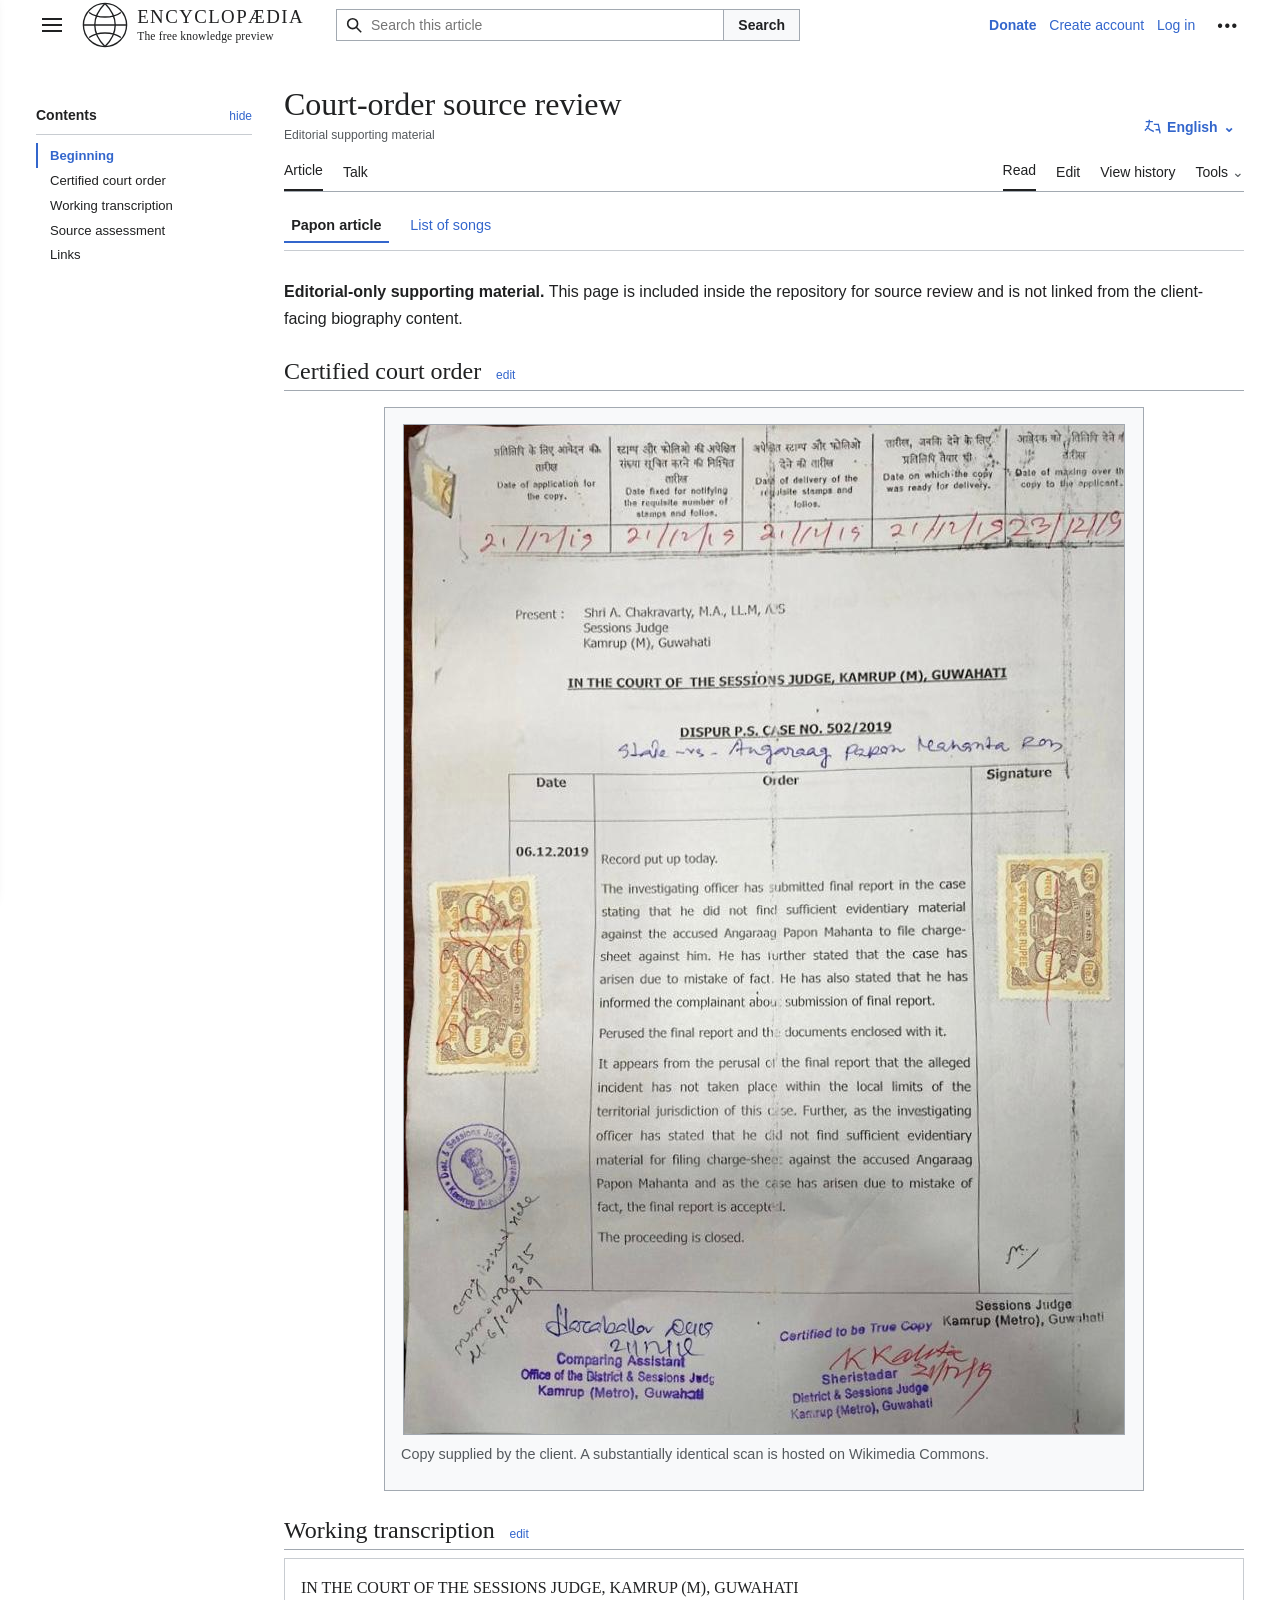
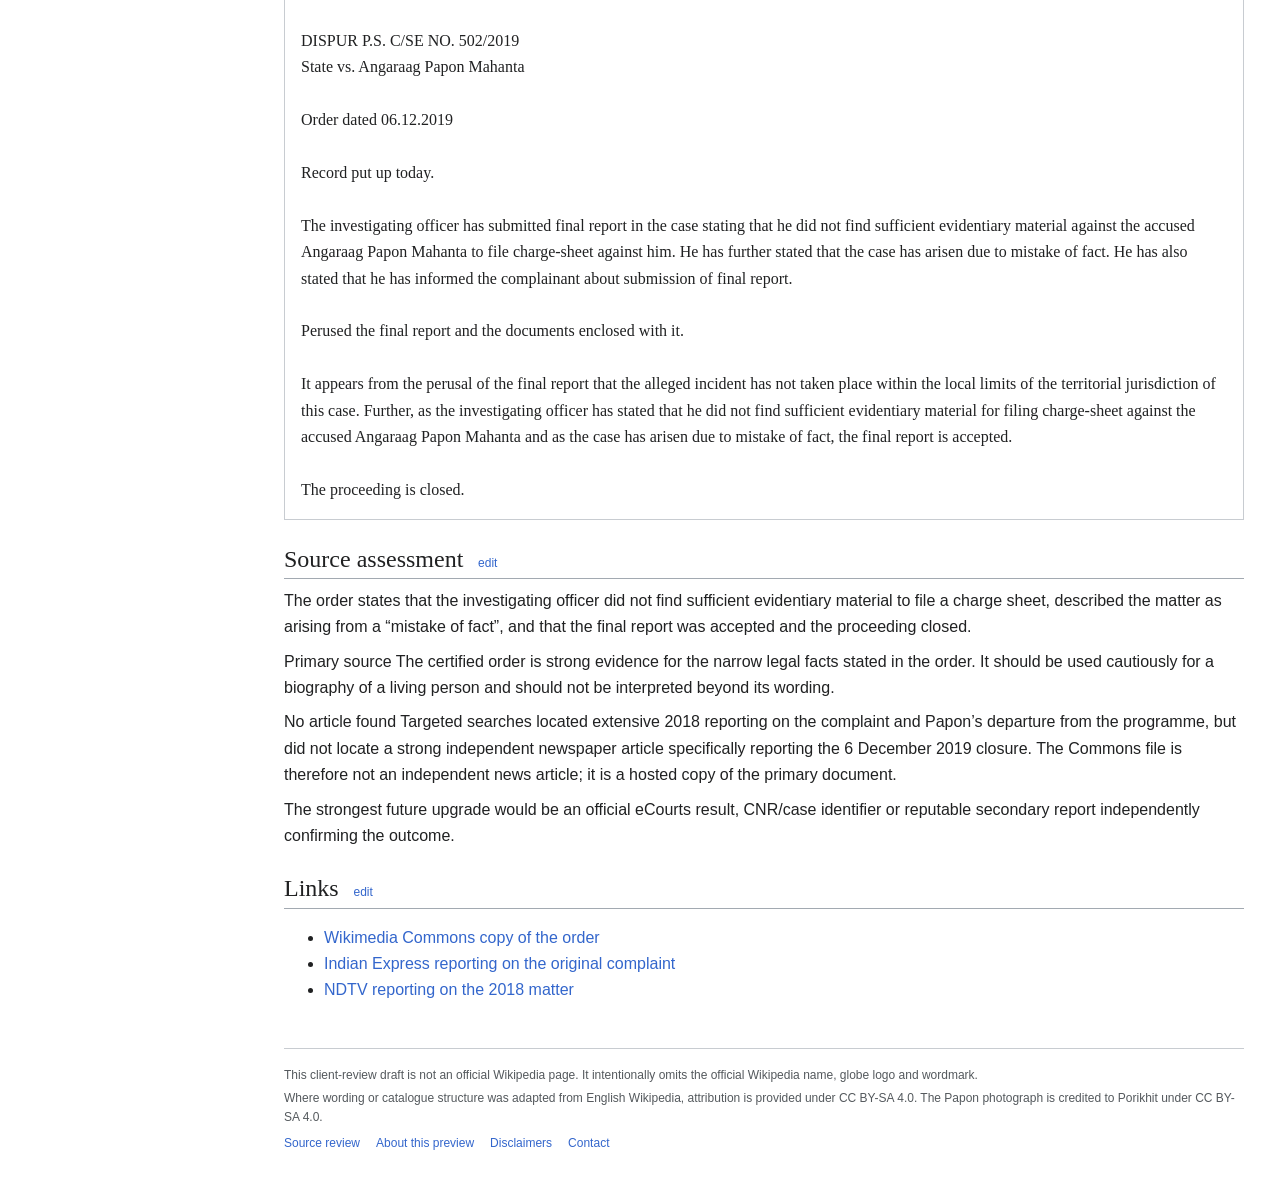
<file: editorial-review/court-order-note.html>
<!doctype html>
<html lang="en" data-theme="light" data-font-size="standard" data-content-width="standard">
<head>
  <meta charset="utf-8">
  <meta name="viewport" content="width=device-width, initial-scale=1">
  <meta name="description" content="Client review preview of proposed encyclopaedia content about Papon. Not an official Wikipedia page.">
  <title>Court-order source review — Proposed article preview</title>
  <link rel="stylesheet" href="../styles.css">
</head>
<body>
<a class="skip-link" href="#content">Jump to content</a>
<div class="draft-notice" role="note"><strong>Draft preview for client review.</strong> This is not an official Wikipedia page and is not affiliated with the Wikimedia Foundation.<button type="button" id="dismissNotice" aria-label="Dismiss preview notice">×</button></div>
<header class="vector-header" id="top">
  <div class="vector-header-start">
    <button class="icon-button menu-button" id="menuButton" type="button" aria-label="Open main menu" aria-expanded="false"><span></span><span></span><span></span></button>
    <a class="site-identity" href="../index.html" aria-label="Encyclopaedia preview home"><span class="site-symbol" aria-hidden="true"><svg viewBox="0 0 44 44" role="img"><circle cx="22" cy="22" r="19"></circle><path d="M3 22h38M22 3c6 6 9 12 9 19s-3 13-9 19M22 3c-6 6-9 12-9 19s3 13 9 19M8 11c4 3 9 4 14 4s10-1 14-4M8 33c4-3 9-4 14-4s10 1 14 4"></path></svg></span><span class="site-wordmark"><span class="site-name">ENCYCLOPÆDIA</span><span class="site-tagline">The free knowledge preview</span></span></a>
  </div>
  <form class="site-search" id="siteSearch" role="search"><label class="search-field"><svg viewBox="0 0 20 20" aria-hidden="true"><circle cx="8.5" cy="8.5" r="5.5"></circle><path d="M12.5 12.5 18 18"></path></svg><input id="searchInput" type="search" placeholder="Search this article" autocomplete="off"></label><button type="submit">Search</button><div class="search-results" id="searchResults" hidden></div></form>
  <nav class="vector-user-links" aria-label="User links"><a href="#" class="donate-link">Donate</a><a href="#">Create account</a><a href="#">Log in</a><button class="icon-button dots-button" id="personalMenuButton" type="button" aria-label="More user options" aria-expanded="false">•••</button><div class="dropdown dropdown-right" id="personalMenu" hidden><a href="#">Contributions</a><a href="#">Talk</a></div></nav>
</header>
<div class="page-layout">
  <aside class="main-menu-drawer" id="mainMenu" aria-label="Main menu"><div class="drawer-heading">Main menu</div><nav><a href="../index.html">Main article preview</a><a href="../list-of-songs.html">Song-list preview</a><a href="#references">References</a><a href="#">Random article</a><a href="#">About this preview</a><a href="#">Contact</a></nav><hr><div class="drawer-heading">Editorial package</div><nav><a href="../SOURCE_REVIEW.md">Source review</a><a href="court-order-note.html">Court-order review</a><a href="../README.md">Deployment guide</a></nav></aside>
  <aside class="vector-toc" id="toc" aria-label="Contents"><div class="toc-header"><strong>Contents</strong><button type="button" id="hideToc">hide</button></div><div class="toc-progress" aria-hidden="true"><span id="tocProgress"></span></div><nav id="tocNav"><a class="active" href="#top">Beginning</a>
<a href="#order"><span>1</span> Certified court order</a>
<a href="#transcription"><span>2</span> Working transcription</a>
<a href="#assessment"><span>3</span> Source assessment</a>
<a href="#references"><span>4</span> Links</a></nav></aside>
  <main class="content-column" id="content">
    <div class="page-heading-row"><div><h1 id="firstHeading">Court-order source review</h1><p class="page-description">Editorial supporting material</p></div><button class="language-button" id="languageButton" type="button" aria-expanded="false"><svg viewBox="0 0 20 20" aria-hidden="true"><path d="M3 4h8M7 2v2c0 5-2 8-5 10M4 9c2 3 5 5 8 6M12 7h5l2 10M14 13h4"></path></svg>English<span>⌄</span></button><div class="dropdown language-dropdown" id="languageMenu" hidden><a href="#">অসমীয়া</a><a href="#">हिन्दी</a><a href="#">বাংলা</a><a href="#">தமிழ்</a><a href="#">मराठी</a><a href="#">ଓଡ଼ିଆ</a><a href="#">ਪੰਜਾਬੀ</a></div></div>
    <div class="page-tabs" aria-label="Page navigation"><div class="tabs-left"><a class="selected" href="../index.html">Article</a><a href="#">Talk</a></div><div class="tabs-right"><a class="selected" href="#top">Read</a><a href="#">Edit</a><a href="#">View history</a><button class="tools-button" id="toolsButton" type="button" aria-expanded="false">Tools <span>⌄</span></button><div class="dropdown tools-dropdown" id="toolsMenu" hidden><strong>Tools</strong><a href="#">What links here</a><a href="#">Related changes</a><a href="#">Upload file</a><a href="#references">Page information</a><a href="#references">Cite this page</a><hr><strong>Print/export</strong><a href="#">Download as PDF</a><a href="#">Printable version</a></div></div></div>
    <div class="mobile-toolbar" aria-label="Article tools"><button type="button" id="mobileTocButton">☰ Contents</button><button type="button" id="mobileAppearanceButton">Aa Appearance</button><button type="button" id="shareButton">↗ Share</button></div>
    <div class="page-switcher"><a class="current" href="../index.html">Papon article</a><a class="" href="../list-of-songs.html">List of songs</a></div>
    <article class="mw-body-content">
<div class="preview-status"><b>Editorial-only supporting material.</b> This page is included inside the repository for source review and is not linked from the client-facing biography content.</div>
<section id="order"><h2><span class="mw-headline">Certified court order</span><button class="section-edit">edit</button></h2><div class="court-order-card"><img src="court-order-2019.png" alt="Certified copy of the Sessions Court order dated 6 December 2019"><p class="small-note">Copy supplied by the client. A substantially identical scan is hosted on Wikimedia Commons.</p></div></section>
<section id="transcription"><h2><span class="mw-headline">Working transcription</span><button class="section-edit">edit</button></h2><div class="transcription">IN THE COURT OF THE SESSIONS JUDGE, KAMRUP (M), GUWAHATI

DISPUR P.S. C/SE NO. 502/2019
State vs. Angaraag Papon Mahanta

Order dated 06.12.2019

Record put up today.

The investigating officer has submitted final report in the case stating that he did not find sufficient evidentiary material against the accused Angaraag Papon Mahanta to file charge-sheet against him. He has further stated that the case has arisen due to mistake of fact. He has also stated that he has informed the complainant about submission of final report.

Perused the final report and the documents enclosed with it.

It appears from the perusal of the final report that the alleged incident has not taken place within the local limits of the territorial jurisdiction of this case. Further, as the investigating officer has stated that he did not find sufficient evidentiary material for filing charge-sheet against the accused Angaraag Papon Mahanta and as the case has arisen due to mistake of fact, the final report is accepted.

The proceeding is closed.</div></section>
<section id="assessment"><h2><span class="mw-headline">Source assessment</span><button class="section-edit">edit</button></h2><p>The order states that the investigating officer did not find sufficient evidentiary material to file a charge sheet, described the matter as arising from a “mistake of fact”, and that the final report was accepted and the proceeding closed.</p><p><span class="source-strength source-primary">Primary source</span> The certified order is strong evidence for the narrow legal facts stated in the order. It should be used cautiously for a biography of a living person and should not be interpreted beyond its wording.</p><p><span class="source-strength source-limited">No article found</span> Targeted searches located extensive 2018 reporting on the complaint and Papon’s departure from the programme, but did not locate a strong independent newspaper article specifically reporting the 6 December 2019 closure. The Commons file is therefore not an independent news article; it is a hosted copy of the primary document.</p><p>The strongest future upgrade would be an official eCourts result, CNR/case identifier or reputable secondary report independently confirming the outcome.</p></section>
<section id="references"><h2><span class="mw-headline">Links</span><button class="section-edit">edit</button></h2><ul><li><a href="https://commons.wikimedia.org/wiki/File:IMG-Papon_Court_Case_Result.jpg" target="_blank" rel="noopener">Wikimedia Commons copy of the order</a></li><li><a href="https://indianexpress.com/article/entertainment/television/papon-complaint-5075058/" target="_blank" rel="noopener">Indian Express reporting on the original complaint</a></li><li><a href="https://www.ndtv.com/india-news/caught-kissing-minor-on-facebook-live-papon-quits-as-reality-show-judge-1816744" target="_blank" rel="noopener">NDTV reporting on the 2018 matter</a></li></ul></section>
</article>
    <footer class="content-footer"><p>This client-review draft is not an official Wikipedia page. It intentionally omits the official Wikipedia name, globe logo and wordmark.</p><p>Where wording or catalogue structure was adapted from English Wikipedia, attribution is provided under CC BY-SA 4.0. The Papon photograph is credited to Porikhit under CC BY-SA 4.0.</p><nav><a href="../SOURCE_REVIEW.md">Source review</a><a href="../README.md">About this preview</a><a href="#">Disclaimers</a><a href="#">Contact</a></nav></footer>
  </main>
  <aside class="appearance-panel" id="appearancePanel" aria-label="Appearance"><div class="appearance-heading"><strong>Appearance</strong><button type="button" id="hideAppearance">hide</button></div><fieldset><legend>Text</legend><label><input type="radio" name="fontSize" value="small"> <span>Small</span></label><label><input type="radio" name="fontSize" value="standard" checked> <span>Standard</span></label><label><input type="radio" name="fontSize" value="large"> <span>Large</span></label></fieldset><fieldset><legend>Width</legend><label><input type="radio" name="contentWidth" value="standard" checked> <span>Standard</span></label><label><input type="radio" name="contentWidth" value="wide"> <span>Wide</span></label></fieldset><fieldset><legend>Color</legend><label><input type="radio" name="theme" value="auto" checked> <span>Automatic</span></label><label><input type="radio" name="theme" value="light"> <span>Light</span></label><label><input type="radio" name="theme" value="dark"> <span>Dark</span></label></fieldset></aside>
</div>
<div class="drawer-backdrop" id="drawerBackdrop" hidden></div><div class="toast" id="toast" role="status" aria-live="polite" hidden></div><script src="../script.js"></script>
</body></html>
</file>
<file: styles.css>
:root {
  --background-color-base: #fff;
  --background-color-interactive-subtle: #f8f9fa;
  --background-color-neutral-subtle: #eaecf0;
  --color-base: #202122;
  --color-subtle: #54595d;
  --color-placeholder: #72777d;
  --color-progressive: #36c;
  --color-progressive--hover: #3056a9;
  --border-color-base: #a2a9b1;
  --border-color-subtle: #c8ccd1;
  --box-shadow-drop-medium: 0 2px 8px rgba(0,0,0,.2);
  --font-family-sans: -apple-system,BlinkMacSystemFont,"Segoe UI",Roboto,Lato,Helvetica,Arial,sans-serif;
  --font-family-serif: "Linux Libertine","Georgia","Times",serif;
  --font-size-base: 16px;
  --content-width: 60rem;
  --header-height: 3.125rem;
}
html[data-font-size="small"]{--font-size-base:14px}
html[data-font-size="standard"]{--font-size-base:16px}
html[data-font-size="large"]{--font-size-base:18px}
html[data-content-width="wide"]{--content-width:76rem}
html[data-theme="dark"]{
  --background-color-base:#101418;--background-color-interactive-subtle:#1f2428;--background-color-neutral-subtle:#2b3137;
  --color-base:#eaecf0;--color-subtle:#b6bdc5;--color-placeholder:#9ba3ab;--color-progressive:#8ab4f8;
  --color-progressive--hover:#a8c7fa;--border-color-base:#6f7882;--border-color-subtle:#414951;
}
*{box-sizing:border-box}
html{scroll-behavior:smooth;background:var(--background-color-base)}
body{margin:0;background:var(--background-color-base);color:var(--color-base);font-family:var(--font-family-sans);font-size:14px;line-height:1.6;text-rendering:optimizeLegibility}
a{color:var(--color-progressive);text-decoration:none}a:hover{text-decoration:underline;color:var(--color-progressive--hover)}a:visited{color:#795cb2}
button,input{font:inherit;color:inherit}.skip-link{position:fixed;left:8px;top:-100px;z-index:9999;background:var(--background-color-base);border:2px solid var(--color-progressive);padding:8px 12px}.skip-link:focus{top:8px}
.draft-notice{display:none!important}
.vector-header{height:var(--header-height);max-width:99.75rem;margin:0 auto;padding:0 2.75rem;display:grid;grid-template-columns:minmax(15.5rem,auto) minmax(20rem,31.25rem) 1fr;gap:2rem;align-items:center;background:var(--background-color-base);position:relative;z-index:40}
.vector-header-start{display:flex;align-items:center;gap:.5rem;min-width:0}.icon-button{border:0;background:transparent;min-width:2.5rem;height:2.5rem;padding:.5rem;border-radius:2px;cursor:pointer}.icon-button:hover{background:var(--background-color-interactive-subtle)}
.menu-button{display:flex;flex-direction:column;justify-content:center;align-items:center;gap:4px}.menu-button span{width:20px;height:2px;background:currentColor}
.site-identity{display:flex;align-items:center;color:var(--color-base)!important;text-decoration:none!important;min-width:0}.site-symbol{width:3.125rem;height:3.125rem;margin-right:.45rem;flex:none}.site-symbol svg{width:100%;height:100%;fill:none;stroke:currentColor;stroke-width:1.2}.site-wordmark{display:flex;flex-direction:column;line-height:1}.site-name{font-family:var(--font-family-serif);font-size:1.18rem;letter-spacing:.075em}.site-tagline{font-family:var(--font-family-serif);font-size:.72rem;margin-top:.23rem;letter-spacing:.015em;color:var(--color-base)}
.site-search{display:flex;width:100%;position:relative;height:2rem}.search-field{border:1px solid var(--border-color-base);display:flex;align-items:center;flex:1;background:var(--background-color-base);min-width:0}.search-field:focus-within{border-color:var(--color-progressive);box-shadow:inset 0 0 0 1px var(--color-progressive)}.search-field svg{width:18px;height:18px;margin:0 8px;fill:none;stroke:currentColor;stroke-width:1.8}.search-field input{min-width:0;flex:1;border:0;outline:0;padding:5px 8px 5px 0;background:transparent}.site-search>button{border:1px solid var(--border-color-base);border-left:0;background:var(--background-color-interactive-subtle);font-weight:700;padding:0 14px;cursor:pointer}.site-search>button:hover{background:var(--background-color-neutral-subtle)}
.search-results{position:absolute;left:0;right:4.5rem;top:2.1rem;background:var(--background-color-base);border:1px solid var(--border-color-subtle);box-shadow:var(--box-shadow-drop-medium);z-index:90;max-height:18rem;overflow:auto}.search-results button{display:block;width:100%;padding:.65rem .75rem;text-align:left;border:0;background:transparent;cursor:pointer}.search-results button:hover{background:var(--background-color-interactive-subtle)}.search-results small{color:var(--color-subtle);display:block}
.vector-user-links{display:flex;justify-content:flex-end;align-items:center;gap:.8rem;white-space:nowrap;position:relative}.vector-user-links a{font-size:.875rem;font-weight:500}.donate-link{font-weight:700!important}.dots-button{font-size:1rem;letter-spacing:.1rem}
.page-layout{max-width:99.75rem;margin:0 auto;padding:0 2.75rem 3rem;display:grid;grid-template-columns:15.5rem minmax(0,var(--content-width)) 13rem;gap:2rem;justify-content:center}
.main-menu-drawer{position:fixed;top:0;left:0;bottom:0;width:18rem;padding:4rem 1.5rem 1.5rem;background:var(--background-color-base);border-right:1px solid var(--border-color-subtle);box-shadow:0 0 12px rgba(0,0,0,.25);z-index:80;transform:translateX(-103%);transition:transform .16s ease;overflow:auto}.main-menu-drawer.open{transform:translateX(0)}.drawer-heading{font-weight:700;margin:0 0 .35rem}.main-menu-drawer nav{display:flex;flex-direction:column}.main-menu-drawer nav a{padding:.22rem 0}.main-menu-drawer hr{border:0;border-top:1px solid var(--border-color-subtle);margin:.8rem 0}.drawer-backdrop{position:fixed;inset:0;z-index:70;background:rgba(0,0,0,.35)}
.vector-toc,.appearance-panel{position:sticky;top:1.25rem;align-self:start;max-height:calc(100vh - 2.5rem);overflow:auto;padding-top:3.35rem;scrollbar-width:thin}.toc-header,.appearance-heading{display:flex;justify-content:space-between;align-items:baseline;padding-bottom:.5rem;border-bottom:1px solid var(--border-color-subtle)}.toc-header strong,.appearance-heading strong{font-size:.875rem}.toc-header button,.appearance-heading button{border:0;background:transparent;color:var(--color-progressive);padding:0;cursor:pointer;font-size:.75rem}.toc-progress{height:2px}.toc-progress span{display:block;width:0;height:100%;background:var(--color-progressive)}.vector-toc nav{display:flex;flex-direction:column;padding:.4rem 0 1.5rem}.vector-toc a{padding:.18rem 0 .18rem .75rem;color:var(--color-base);border-left:2px solid transparent;font-size:.82rem;line-height:1.45}.vector-toc a:hover{color:var(--color-progressive);text-decoration:none}.vector-toc a.active{color:var(--color-progressive);border-left-color:var(--color-progressive);font-weight:700}.vector-toc a span{display:none}.vector-toc .toc-sub{padding-left:1.5rem;font-size:.77rem}
.content-column{min-width:0;padding-top:2.25rem}.page-heading-row{min-height:3.7rem;position:relative;display:flex;justify-content:space-between;align-items:flex-end;gap:1.25rem}.page-heading-row h1{margin:0;font-family:var(--font-family-serif);font-size:2rem;font-weight:400;line-height:1.18}.page-heading-row h1 span{font-size:.75em}.page-description{margin:.15rem 0 0;font-size:.76rem;color:var(--color-subtle)}.language-button{border:0;background:transparent;color:var(--color-progressive);font-weight:700;display:flex;align-items:center;gap:.35rem;padding:.45rem .55rem;border-radius:2px;cursor:pointer}.language-button:hover{background:var(--background-color-interactive-subtle)}.language-button svg{width:18px;height:18px;fill:none;stroke:currentColor;stroke-width:1.5}
.page-tabs{min-height:2.625rem;border-bottom:1px solid var(--border-color-base);display:flex;justify-content:space-between;align-items:flex-end;margin-top:.2rem;position:relative}.tabs-left,.tabs-right{display:flex;align-items:flex-end;gap:1.25rem}.page-tabs a,.tools-button{color:var(--color-base);padding:.65rem 0 .45rem;border:0;background:transparent;cursor:pointer;font-size:.875rem}.page-tabs a:hover,.tools-button:hover{text-decoration:none;color:var(--color-progressive)}.page-tabs .selected{border-bottom:2px solid var(--color-base)}.tools-button span{color:var(--color-subtle)}
.dropdown{position:absolute;min-width:13rem;background:var(--background-color-base);border:1px solid var(--border-color-subtle);box-shadow:var(--box-shadow-drop-medium);padding:.4rem 0;z-index:90}.dropdown a,.dropdown strong{display:block;padding:.35rem .8rem}.dropdown a:hover{background:var(--background-color-interactive-subtle);text-decoration:none}.dropdown hr{border:0;border-top:1px solid var(--border-color-subtle);margin:.35rem 0}.dropdown-right{right:0;top:2.65rem}.tools-dropdown{right:0;top:2.65rem}.language-dropdown{right:0;top:3.7rem}
.mobile-action-row,.mobile-toolbar{display:none}
.mw-body-content{font-family:var(--font-family-sans);font-size:var(--font-size-base);line-height:1.65;padding-top:.75rem;display:block}.mw-body-content p{margin:.5em 0}.mw-body-content h2,.mw-body-content h3{font-family:var(--font-family-serif);font-weight:400;line-height:1.25;display:flex;align-items:baseline}.mw-body-content h2{font-size:1.5em;border-bottom:1px solid var(--border-color-base);margin:1em 0 .35em;padding-bottom:.18em}.mw-body-content h3{font-size:1.2em;margin:1em 0 .25em}.section-edit{margin-left:.55rem;border:0;background:transparent;color:var(--color-progressive);font-family:var(--font-family-sans);font-size:.75rem;cursor:pointer}.anchor-offset{scroll-margin-top:1rem}sup{font-size:75%;line-height:1;white-space:nowrap}
.client-draft-ambox{margin:.4rem 0 .8rem;border:1px solid var(--border-color-base);border-left:10px solid #36c;background:var(--background-color-interactive-subtle);display:flex;align-items:center;gap:.8rem;padding:.55rem .75rem;font-size:.88em;line-height:1.45}.client-draft-icon{width:1.8rem;height:1.8rem;border:2px solid #36c;border-radius:50%;display:grid;place-items:center;font-family:var(--font-family-serif);font-weight:700;color:#36c;flex:none}
.infobox{float:right;clear:right;width:22em;margin:.4em 0 1em 1em;border:1px solid var(--border-color-base);background:var(--background-color-interactive-subtle);font-size:88%;line-height:1.5;color:var(--color-base)}.infobox-title{text-align:center;font-size:125%;font-weight:700;padding:.28em .35em;background:#b0c4de;color:#202122}.infobox-image-wrap{padding:.4em .4em 0;text-align:center}.infobox-image{width:100%;max-height:340px;object-fit:cover;display:block;background:#ddd}.infobox-caption{text-align:center;padding:.22em .65em .45em}.infobox table{width:100%;border-collapse:separate;border-spacing:3px}.infobox th{vertical-align:top;text-align:left;width:34%;padding:.15em .3em}.infobox td{vertical-align:top;padding:.15em .3em}.infobox-credit{border-top:1px solid var(--border-color-subtle);padding:.4em .65em;color:var(--color-subtle);font-size:90%}.infobox-subheader{text-align:center;font-weight:700;background:#d8e2f0;color:#202122;padding:.22em}
.hatnote{font-style:italic;padding-left:1.6em;margin-bottom:.5em}.article-link-box{font-style:italic;margin:.5em 0}.wikitable{border-collapse:collapse;margin:1em 0;background:var(--background-color-interactive-subtle);color:var(--color-base);font-size:90%}.wikitable>tr>th,.wikitable>tr>td,.wikitable>*>tr>th,.wikitable>*>tr>td{border:1px solid var(--border-color-base);padding:.3em .5em}.wikitable>tr>th,.wikitable>*>tr>th{background:var(--background-color-neutral-subtle);text-align:center;font-weight:700}.table-wrap{overflow-x:auto;width:100%}.wikitable.compact td,.wikitable.compact th{padding:.25em .4em}.wikitable .nowrap{white-space:nowrap}.result-won{background:#9f9!important;color:#202122;text-align:center}.result-nominated{background:#fdd!important;color:#202122;text-align:center}.plainlist{margin:0;padding:0;list-style:none}.plainlist li{margin:.08em 0}.small-note{font-size:90%;color:var(--color-subtle)}
.reflist{font-size:90%;line-height:1.45}.references{column-count:2;column-gap:2.25rem;padding-left:2.3em}.references li{break-inside:avoid-column;margin-bottom:.55em;padding-left:.15em}.categories-box{border:1px solid var(--border-color-base);background:var(--background-color-interactive-subtle);padding:.35rem .5rem;margin-top:1.5rem;font-size:88%}.categories-box span{font-weight:700}.categories-box a+a::before{content:" | ";color:var(--color-subtle)}
.content-footer{margin-top:2.75rem;padding-top:.8rem;border-top:1px solid var(--border-color-subtle);font-size:.75rem;color:var(--color-subtle)}.content-footer p{margin:.25rem 0}.content-footer nav{display:flex;flex-wrap:wrap;gap:.25rem 1rem;margin-top:.45rem}.appearance-panel fieldset{border:0;padding:0;margin:1rem 0 0}.appearance-panel legend{color:var(--color-subtle);font-size:.75rem;padding:0;margin-bottom:.35rem}.appearance-panel label{display:flex;align-items:center;gap:.4rem;margin:.35rem 0;font-size:.82rem;cursor:pointer}.appearance-panel input{accent-color:var(--color-progressive)}
.toast{position:fixed;left:50%;bottom:1.5rem;transform:translateX(-50%);background:#202122;color:#fff;padding:.6rem .85rem;border-radius:2px;z-index:100;box-shadow:0 5px 16px rgba(0,0,0,.3)}mark.search-highlight{background:#ffec99;color:#202122;padding:0 1px}.court-order-card{max-width:760px;margin:1em auto;border:1px solid var(--border-color-base);background:var(--background-color-interactive-subtle);padding:1em}.court-order-card img{display:block;max-width:100%;height:auto;margin:0 auto;border:1px solid var(--border-color-base)}.transcription{white-space:pre-wrap;background:var(--background-color-base);border:1px solid var(--border-color-subtle);padding:1em;font-family:Georgia,serif}
@media(max-width:1399px){.page-layout{grid-template-columns:13.5rem minmax(0,var(--content-width));}.appearance-panel{display:none}.vector-header{padding-inline:2rem;grid-template-columns:minmax(14rem,auto) minmax(18rem,29rem) 1fr}.page-layout{padding-inline:2rem}}
@media(max-width:1119px){.vector-header{grid-template-columns:minmax(14rem,auto) minmax(16rem,1fr) auto;gap:1rem}.vector-user-links a{display:none}.page-layout{display:block;max-width:var(--content-width);padding-inline:2rem}.vector-toc{display:none}.content-column{padding-top:1.4rem}.mobile-toolbar{display:flex;border-bottom:1px solid var(--border-color-subtle);gap:.5rem;padding:.45rem 0;overflow:auto}.mobile-toolbar button{border:1px solid var(--border-color-subtle);background:var(--background-color-base);padding:.3rem .55rem;white-space:nowrap;border-radius:2px}}
@media(max-width:719px){
  :root{--header-height:3.25rem}
  .vector-header{height:var(--header-height);padding:0 .75rem;grid-template-columns:auto 1fr auto;gap:.25rem;border-bottom:1px solid var(--border-color-subtle);position:sticky;top:0}.menu-button{grid-column:1}.site-identity{grid-column:2}.site-symbol{width:2.25rem;height:2.25rem;margin-right:.25rem}.site-name{font-size:.92rem;letter-spacing:.06em}.site-tagline{display:none}.site-search{display:none}.vector-user-links{grid-column:3}.vector-user-links a{display:none}.dots-button{display:block}
  .page-layout{padding:0 1rem 2rem;max-width:none}.content-column{padding-top:.75rem}.page-heading-row{min-height:3rem;align-items:center}.page-heading-row h1{font-size:2rem}.page-description,.language-button{display:none}.page-tabs{display:none}.mobile-action-row{display:flex;justify-content:flex-end;gap:.15rem;border-bottom:1px solid var(--border-color-subtle);padding:.25rem 0}.mobile-action-row button{min-width:2.65rem;height:2.5rem;white-space:nowrap;border:0;background:transparent;font-size:1.15rem;border-radius:2px}.mobile-action-row button:hover{background:var(--background-color-interactive-subtle)}.mobile-toolbar{display:none}
  .mw-body-content{padding-top:.45rem;font-size:16px;display:flex;flex-direction:column}.mw-body-content>.client-draft-ambox{order:0}.mw-body-content>p,.mw-body-content>.hatnote,.mw-body-content>.article-link-box{order:1}.mw-body-content>.infobox{order:2}.mw-body-content>section{order:3}.mw-body-content>.categories-box{order:4}.client-draft-ambox{margin:.25rem 0 .75rem;border-left-width:5px;font-size:.82em}.infobox{float:none;width:100%;margin:.75em 0 1em}.infobox-image{max-height:440px;object-position:center 20%}.mw-body-content h2{font-size:1.45em;margin-top:1.05em}.mw-body-content h3{font-size:1.18em}.section-edit{font-size:.7rem}.wikitable{display:block;width:100%;overflow-x:auto;white-space:nowrap}.references{column-count:1;padding-left:2em}.content-footer nav{gap:.25rem .75rem}.language-dropdown,.tools-dropdown{right:0;top:2.5rem}.main-menu-drawer{top:0;padding-top:4rem}.court-order-card{padding:.5rem}
}
@media(max-width:390px){.page-layout{padding-inline:.75rem}.page-heading-row h1{font-size:1.85rem}.site-name{font-size:.84rem}.site-wordmark{max-width:9rem;overflow:hidden}.infobox-title{font-size:120%}}
@media print{.vector-header,.vector-toc,.appearance-panel,.page-tabs,.mobile-action-row,.mobile-toolbar,.section-edit,.content-footer,.client-draft-ambox{display:none!important}.page-layout{display:block;padding:0}.content-column{padding:0}body{color:#000;background:#fff}a{color:#000}}

.page-switcher{display:flex;gap:.9rem;margin:.7rem 0 1rem;padding:.45rem 0;border-bottom:1px solid var(--border-color-subtle);font-size:.9rem}.page-switcher a{padding:.25rem .45rem;text-decoration:none}.page-switcher a.current{font-weight:700;border-bottom:2px solid #36c;color:var(--color-base)}.audit-note{border:1px solid var(--border-color-base);background:var(--background-color-interactive-subtle);padding:.65rem .8rem;margin:.8rem 0;font-size:.9em}.verification-high{font-weight:700}.verification-medium{color:var(--color-subtle)}.verification-low{color:#b32424}.photo-permission-note{font-size:.84em;color:var(--color-subtle);margin:.25rem .65rem .6rem}
</file>
